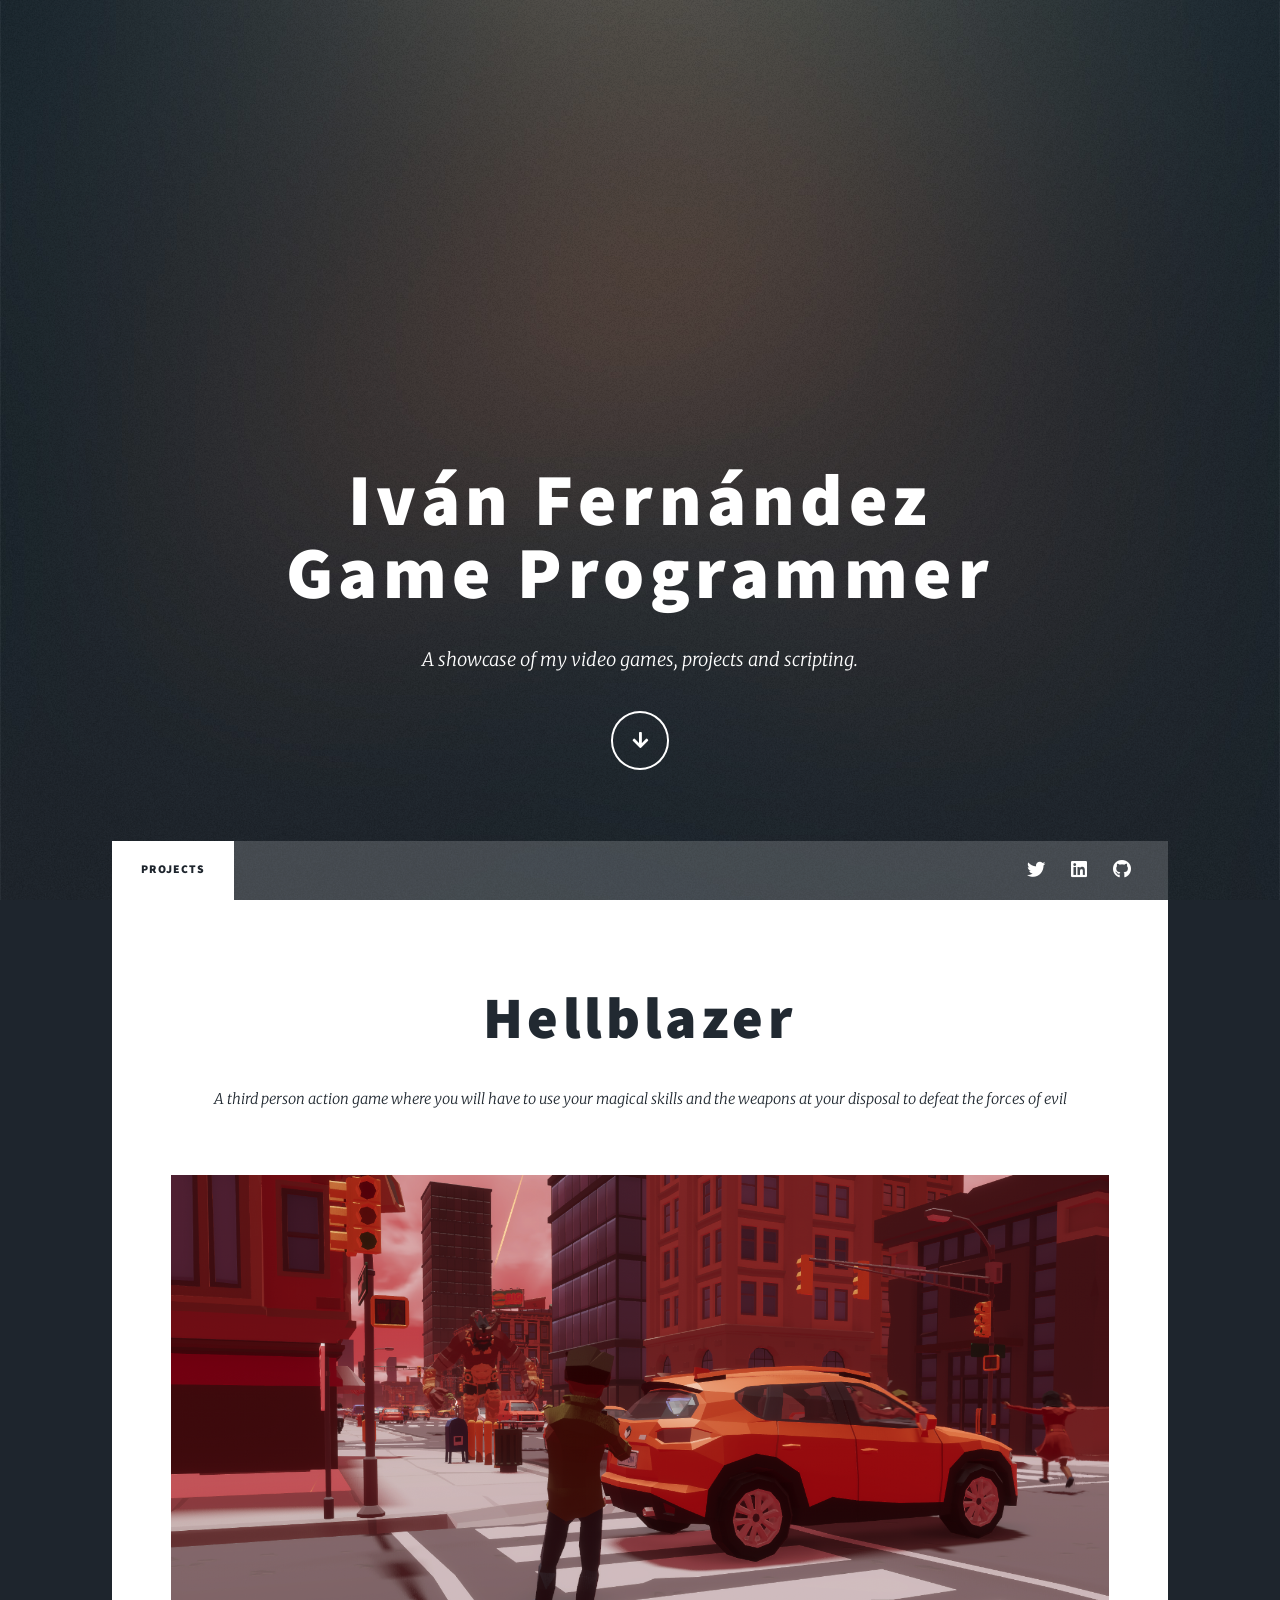
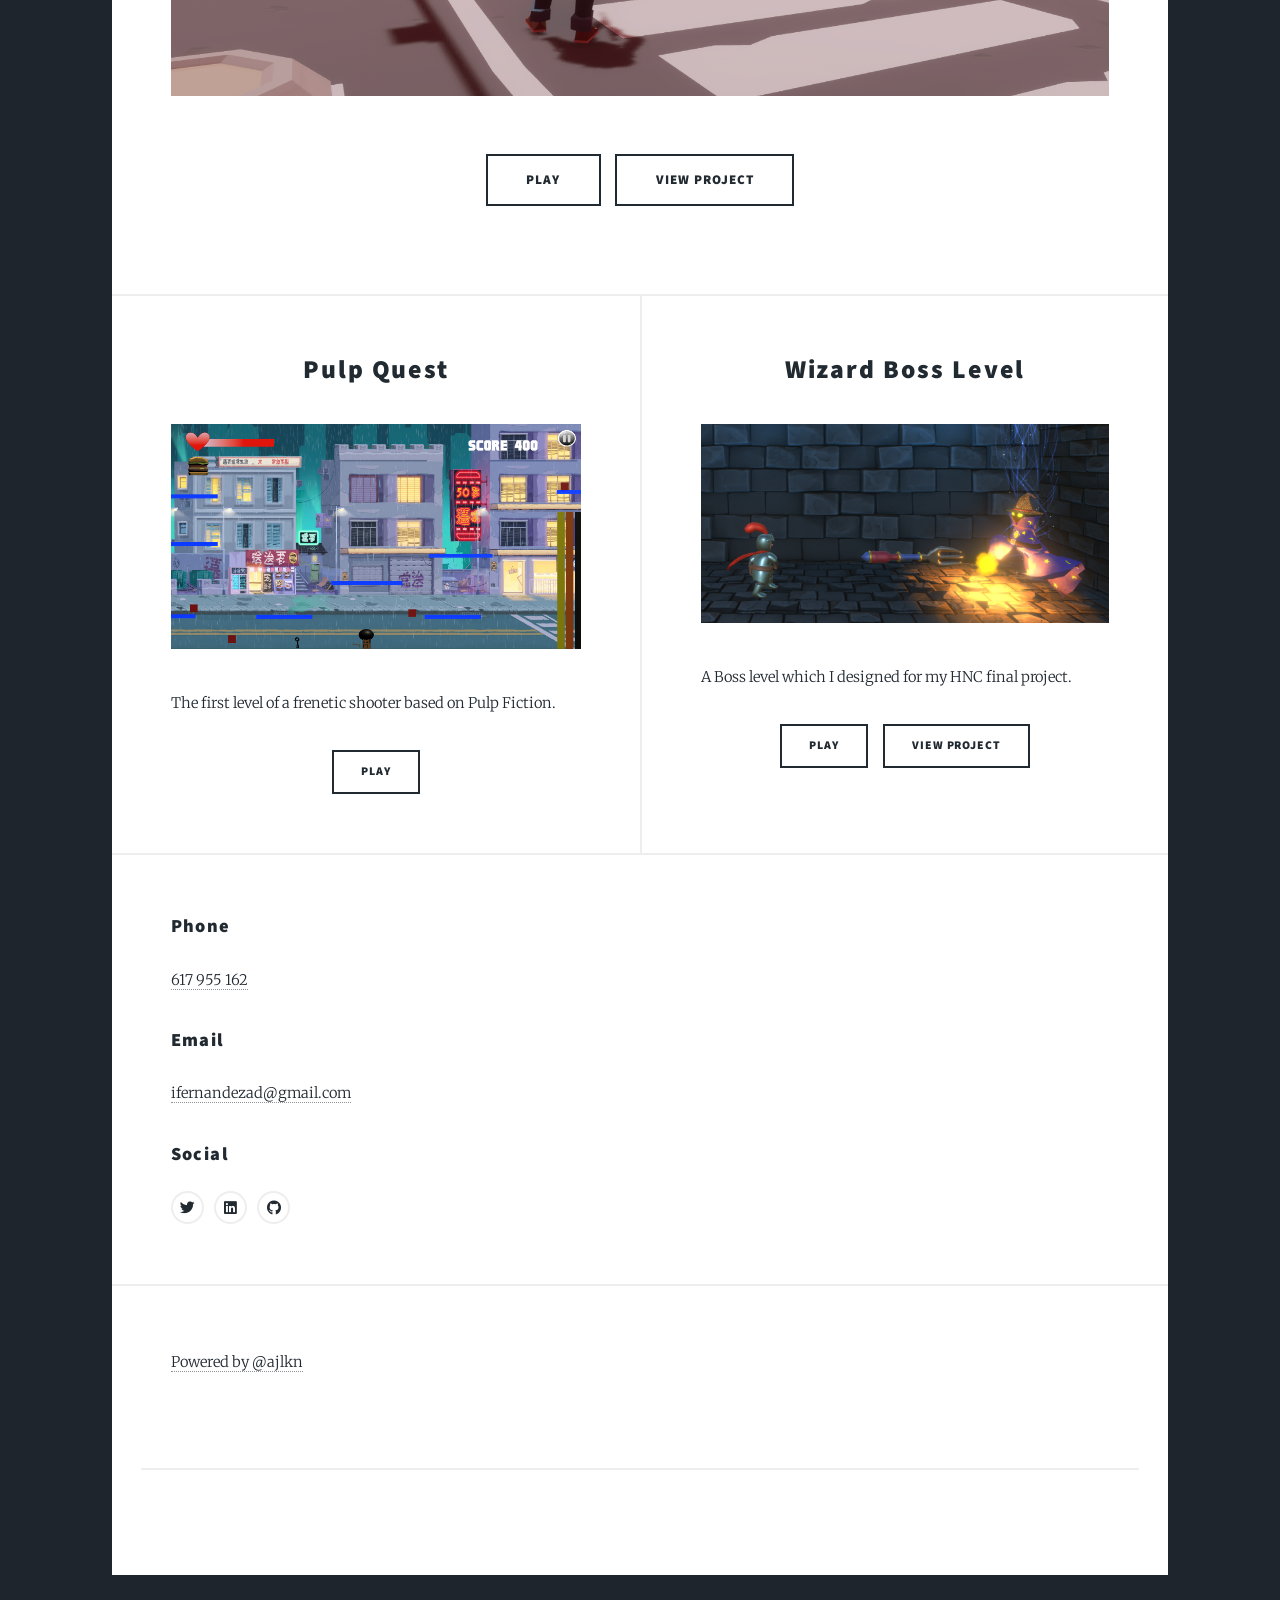
<file: index.html>
<!DOCTYPE HTML>
<!--
	Massively by HTML5 UP
	html5up.net | @ajlkn
	Free for personal and commercial use under the CCA 3.0 license (html5up.net/license)
-->
<html>
	<head>
		<title>Iván Fernández Game Designer</title>
		<meta charset="utf-8" />
		<meta name="viewport" content="width=device-width, initial-scale=1, user-scalable=no" />
		<link rel="stylesheet" href="assets/css/main.css" />
		<noscript><link rel="stylesheet" href="assets/css/noscript.css" /></noscript>
	</head>
	<body class="is-preload">

		<!-- Wrapper -->
			<div id="wrapper" class="fade-in">

				<!-- Intro -->
					<div id="intro">
						<h1>Iván Fernández<br />
						Game Programmer</h1>
						<p>A showcase of my video games, projects and scripting</a>.</p>
						<ul class="actions">
							<li><a href="#header" class="button icon solid solo fa-arrow-down scrolly">Continue</a></li>
						</ul>
					</div>

				<!-- Header -->
					<header id="header">
						
					</header>

				<!-- Nav -->
					<nav id="nav">
						<ul class="links">
							<li class="active"><a href="index.html">Projects</a></li>
							
						</ul>
						<ul class="icons">
							<li><a href="https://twitter.com/IFernandezAD" class="icon brands alt fa-twitter"><span class="label">Twitter</span></a></li>
						    <li><a href="https://www.linkedin.com/in/iv%C3%A1n-fern%C3%A1ndez-p%C3%A9rez-1a81a0243/" class="icon brands alt fa-linkedin"><span class="label">linkedin</span></a></li>
							<li><a href="https://github.com/ifernandezAD" class="icon brands alt fa-github"><span class="label">GitHub</span></a></li>
						</ul>
					</nav>

				<!-- Main -->
					<div id="main">

						<!-- Featured Post -->
							<article class="post featured">
								<header class="major">
								
									<h2><a href="https://github.com/ifernandezAD/CombatProject">Hellblazer<br />
									</a></h2>
									<p>A third person action game where  you will have to use your magical skills and the weapons at your disposal to defeat the forces of evil<br />									
								</header>
								<a href="https://github.com/ifernandezAD/CombatProject" class="image main"><img src="images/hellblazerimage.png" alt="" /></a>
								<ul class="actions special">
									<li><a href="https://ivan-fernandez-perez.itch.io/hellblazer" class="button large">Play</a></li>
									<li><a href="https://github.com/ifernandezAD/CombatProject" class="button large">VIEW PROJECT</a></li>
								</ul>
							</article>

						<!-- Posts -->
							<section class="posts">
								<article>
									<header>
										
										<h2><a href="#">Pulp Quest<br />											
									</a></h2>
									</header>
									<a href="#" class="image fit"><img src="images/Pulp banner.png" alt="" /></a>
									<p>The first level of a frenetic shooter based on Pulp Fiction.</p>
									<ul class="actions special">
										<li><a href="https://ivan-fernandez-perez.itch.io/pulp-quest" class="button">Play</a></li>									
									</ul>
								</article>
								<article>
								
										
										<h2><a href="#">Wizard Boss Level

										</a></h2>
									</header>
									<a href="#" class="image fit"><img src="images/HeavyScreenshot.png" alt="" /></a>
									<p>A Boss level which I designed for my HNC final project.  </p>
									<ul class="actions special">
										<li><a href="https://ivan-fernandez-perez.itch.io/heavy-knight" class="button">Play</a></li>
										<li><a href="https://github.com/ifernandezAD/Mage-Boss" class="button">View Project</a></li>
									</ul>
								</article>

								
							</section>

					

				<!-- Footer -->


						<section class="split contact">

							<section>
								<h3>Phone</h3>
								<p><a href="#"> 617 955 162</a></p>
							</section>
							<section>
								<h3>Email</h3>
								<p><a href="#">ifernandezad@gmail.com</a></p>
							</section>
							<section>
								<h3>Social</h3>
								<ul class="icons alt">
									<li><a href="https://twitter.com/IFernandezAD" class="icon brands alt fa-twitter"><span class="label">Twitter</span></a></li>
									<li><a href="https://www.linkedin.com/in/iv%C3%A1n-fern%C3%A1ndez-p%C3%A9rez-1a81a0243/" class="icon brands alt fa-linkedin"><span class="label">linkedin</span></a></li>
									<li><a href="https://github.com/ifernandezAD" class="icon brands alt fa-github"><span class="label">GitHub</span></a></li>
								</ul>
							</section>
						</section>
						
					</footer>

					<p><a href="https://twitter.com/ajlkn">Powered by @ajlkn </a></p>

				<!-- Copyright -->
					<div id="copyright">
						<ul><li>&copy; Untitled</li><li>Design: <a href="https://html5up.net">HTML5 UP</a></li></ul>
					</div>

			</div>

		<!-- Scripts -->
			<script src="assets/js/jquery.min.js"></script>
			<script src="assets/js/jquery.scrollex.min.js"></script>
			<script src="assets/js/jquery.scrolly.min.js"></script>
			<script src="assets/js/browser.min.js"></script>
			<script src="assets/js/breakpoints.min.js"></script>
			<script src="assets/js/util.js"></script>
			<script src="assets/js/main.js"></script>

	</body>
</html>
</file>
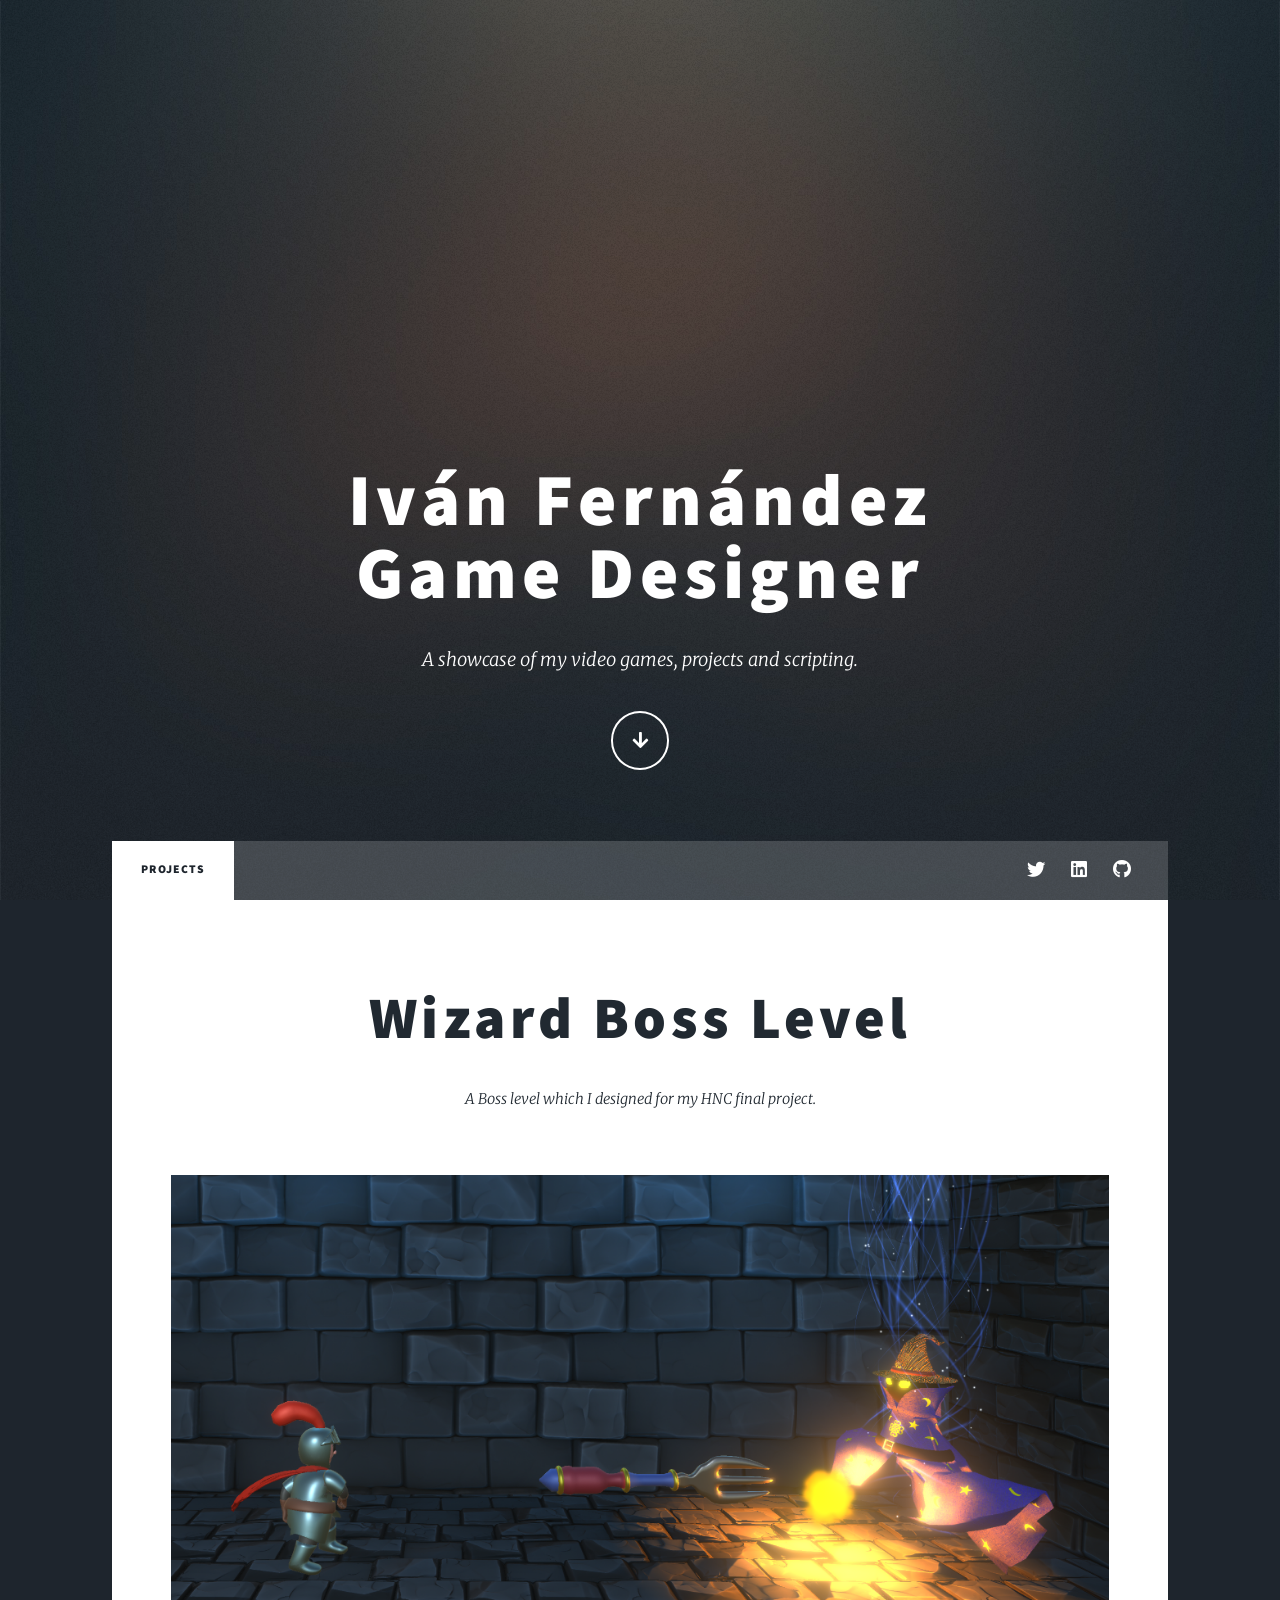
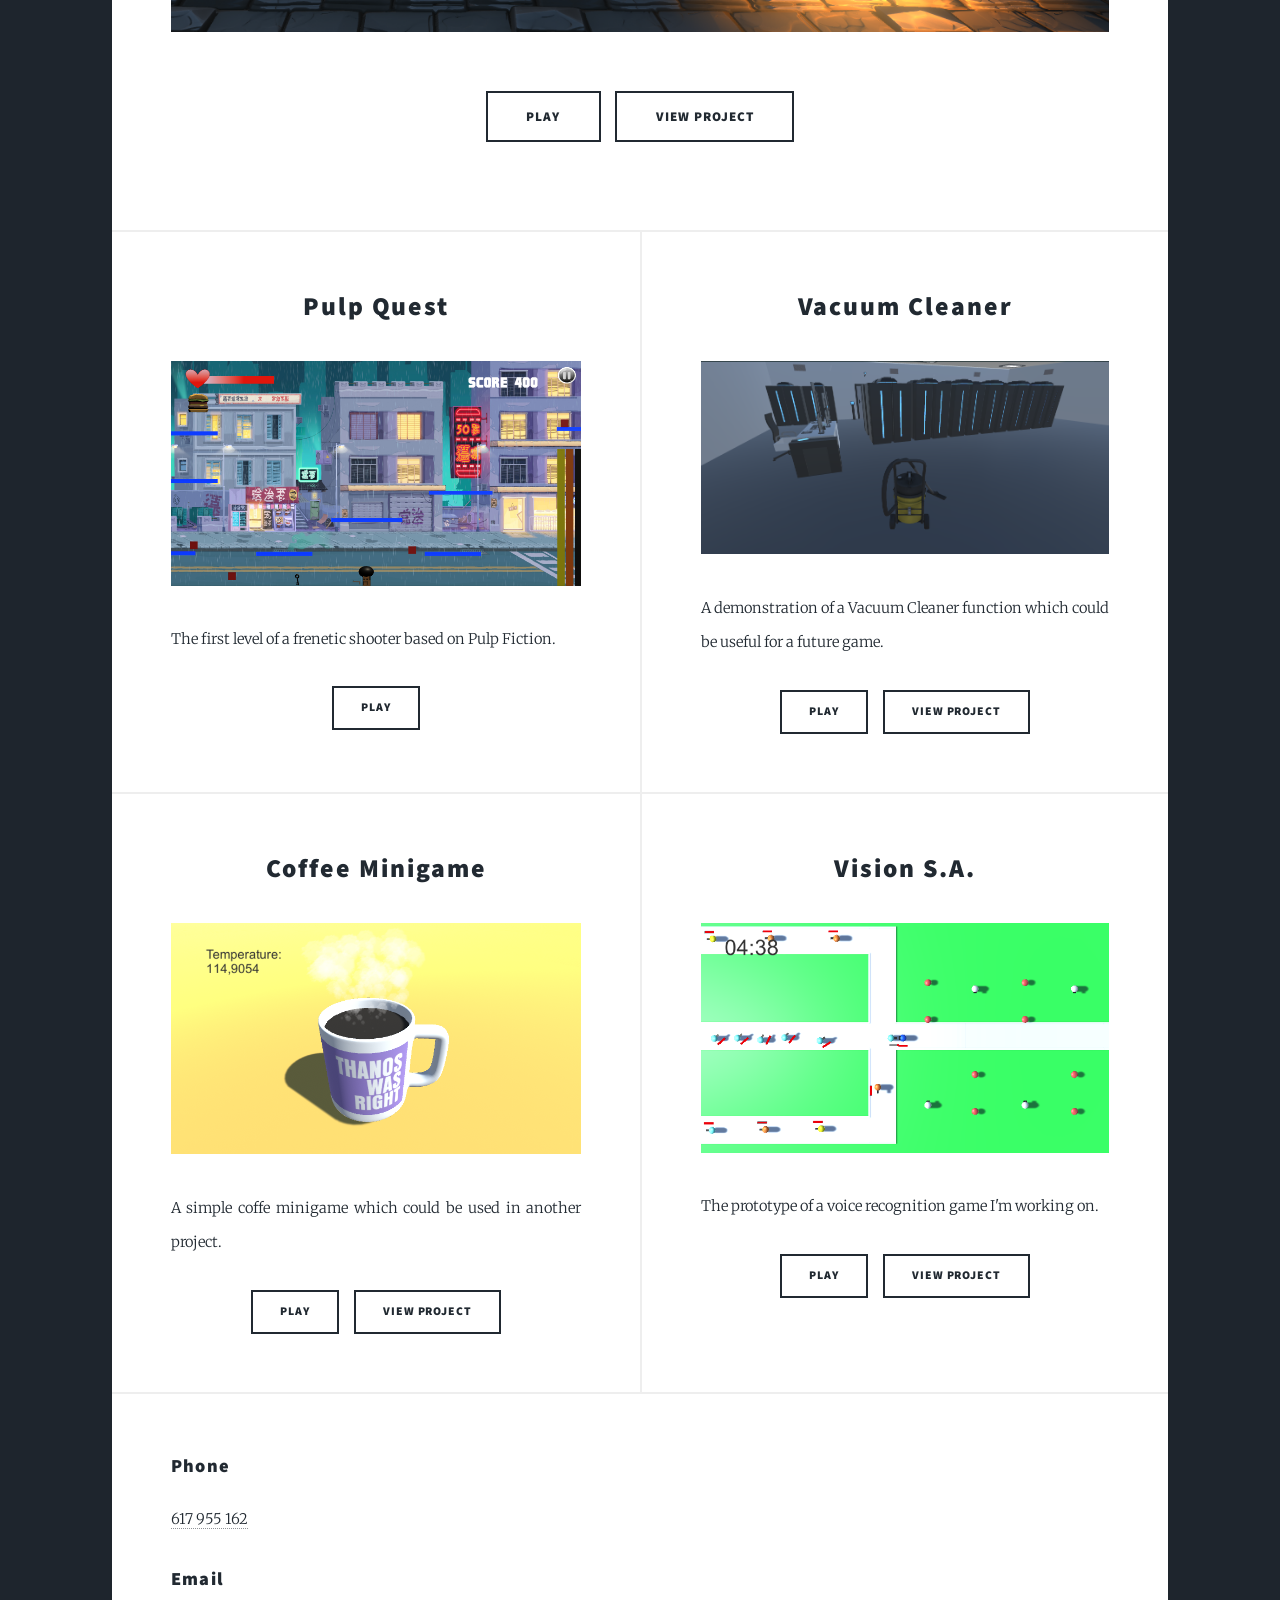
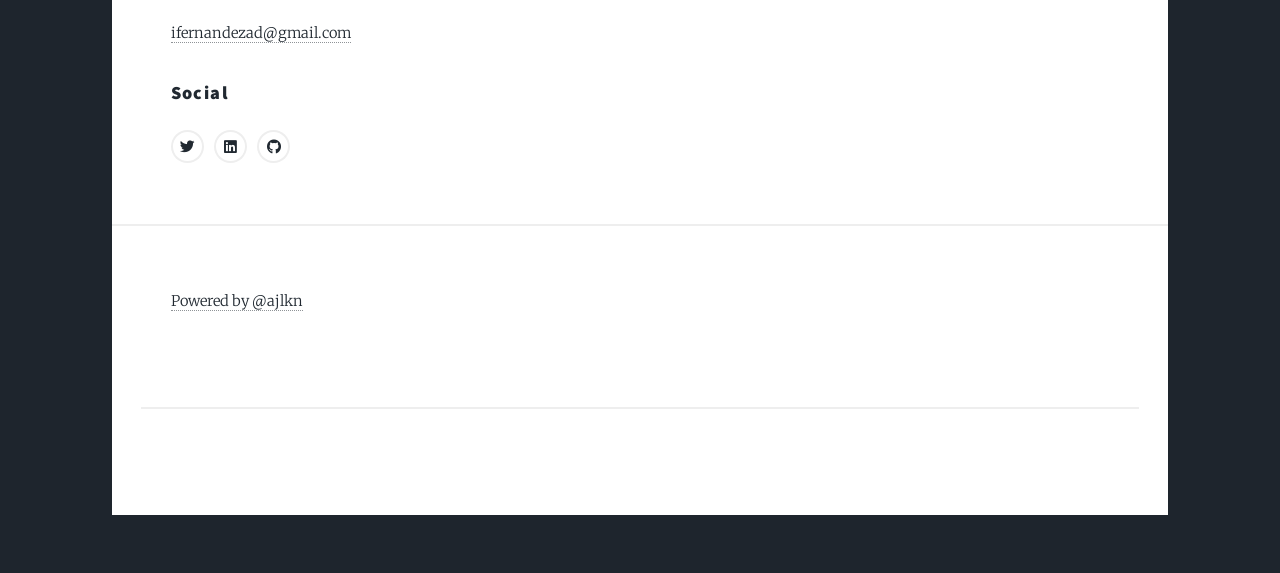
<file: PortfolioWeb/index.html>
<!DOCTYPE HTML>
<!--
	Massively by HTML5 UP
	html5up.net | @ajlkn
	Free for personal and commercial use under the CCA 3.0 license (html5up.net/license)
-->
<html>
	<head>
		<title>Iván Fernández Game Designer</title>
		<meta charset="utf-8" />
		<meta name="viewport" content="width=device-width, initial-scale=1, user-scalable=no" />
		<link rel="stylesheet" href="assets/css/main.css" />
		<noscript><link rel="stylesheet" href="assets/css/noscript.css" /></noscript>
	</head>
	<body class="is-preload">

		<!-- Wrapper -->
			<div id="wrapper" class="fade-in">

				<!-- Intro -->
					<div id="intro">
						<h1>Iván Fernández<br />
						Game Designer</h1>
						<p>A showcase of my video games, projects and scripting</a>.</p>
						<ul class="actions">
							<li><a href="#header" class="button icon solid solo fa-arrow-down scrolly">Continue</a></li>
						</ul>
					</div>

				<!-- Header -->
					<header id="header">
						
					</header>

				<!-- Nav -->
					<nav id="nav">
						<ul class="links">
							<li class="active"><a href="index.html">Projects</a></li>
							
						</ul>
						<ul class="icons">
							<li><a href="https://twitter.com/IFernandezAD1" class="icon brands alt fa-twitter"><span class="label">Twitter</span></a></li>
						    <li><a href="https://www.linkedin.com/in/iv%C3%A1n-fern%C3%A1ndez-p%C3%A9rez-1a81a0243/" class="icon brands alt fa-linkedin"><span class="label">linkedin</span></a></li>
							<li><a href="https://github.com/ifernandezAD" class="icon brands alt fa-github"><span class="label">GitHub</span></a></li>
						</ul>
					</nav>

				<!-- Main -->
					<div id="main">

						<!-- Featured Post -->
							<article class="post featured">
								<header class="major">
								
									<h2><a href="https://github.com/ifernandezAD/Mage-Boss">Wizard Boss Level<br />
									</a></h2>
									<p>A Boss level which I designed for my HNC final project.<br />									
								</header>
								<a href="https://github.com/ifernandezAD/Mage-Boss" class="image main"><img src="images/HeavyScreenshot.png" alt="" /></a>
								<ul class="actions special">
									<li><a href="https://ivan-fernandez-perez.itch.io/heavy-knight" class="button large">Play</a></li>
									<li><a href="https://github.com/ifernandezAD/Mage-Boss" class="button large">VIEW PROJECT</a></li>
								</ul>
							</article>

						<!-- Posts -->
							<section class="posts">
								<article>
									<header>
										
										<h2><a href="#">Pulp Quest<br />											
									</a></h2>
									</header>
									<a href="#" class="image fit"><img src="images/Pulp banner.png" alt="" /></a>
									<p>The first level of a frenetic shooter based on Pulp Fiction.</p>
									<ul class="actions special">
										<li><a href="https://ivan-fernandez-perez.itch.io/pulp-quest" class="button">Play</a></li>									
									</ul>
								</article>
								<article>
								
										
										<h2><a href="#">Vacuum Cleaner

										</a></h2>
									</header>
									<a href="#" class="image fit"><img src="images/Aspiradora.png" alt="" /></a>
									<p>A demonstration of a Vacuum Cleaner function which could be useful for a future game.  </p>
									<ul class="actions special">
										<li><a href="https://ivan-fernandez-perez.itch.io/vacuum-cleaner" class="button">Play</a></li>
										<li><a href="https://github.com/ifernandezAD/Barredora" class="button">View Project</a></li>
									</ul>
								</article>
								<article>
									<header>
										
										<h2><a href="#">Coffee Minigame<br />											
									</a></h2>
									</header>
									<a href="#" class="image fit"><img src="images/Coffe_Minigame.png" alt="" /></a>
									<p>A simple coffe minigame which could be used in another project.</p>
									<ul class="actions special">
										<li><a href="https://ivan-fernandez-perez.itch.io/coffe-minigame" class="button">Play</a></li>
										<li><a href="https://github.com/ifernandezAD/Project-Coffee" class="button">View Project</a></li>
									</ul>
								</article>
								<article>
								
										
										<h2><a href="#">Vision S.A.

										</a></h2>
									</header>
									<a href="#" class="image fit"><img src="images/Vision_Prototype.png" alt="" /></a>
									<p>The prototype of a voice recognition game I'm working on.  </p>
									<ul class="actions special">
										<li><a href="https://ivan-fernandez-perez.itch.io/the-guy-in-the-chair" class="button">Play</a></li>
										<li><a href="https://github.com/ifernandezAD/The-Guy-In-The-Chair" class="button">View Project</a></li>
									</ul>
								</article>
								
							</section>

					

				<!-- Footer -->


						<section class="split contact">

							<section>
								<h3>Phone</h3>
								<p><a href="#"> 617 955 162</a></p>
							</section>
							<section>
								<h3>Email</h3>
								<p><a href="#">ifernandezad@gmail.com</a></p>
							</section>
							<section>
								<h3>Social</h3>
								<ul class="icons alt">
									<li><a href="https://twitter.com/IFernandezAD1" class="icon brands alt fa-twitter"><span class="label">Twitter</span></a></li>
									<li><a href="https://www.linkedin.com/in/iv%C3%A1n-fern%C3%A1ndez-p%C3%A9rez-1a81a0243/" class="icon brands alt fa-linkedin"><span class="label">linkedin</span></a></li>
									<li><a href="https://github.com/ifernandezAD" class="icon brands alt fa-github"><span class="label">GitHub</span></a></li>
								</ul>
							</section>
						</section>
						
					</footer>

					<p><a href="https://twitter.com/ajlkn">Powered by @ajlkn </a></p>

				<!-- Copyright -->
					<div id="copyright">
						<ul><li>&copy; Untitled</li><li>Design: <a href="https://html5up.net">HTML5 UP</a></li></ul>
					</div>

			</div>

		<!-- Scripts -->
			<script src="assets/js/jquery.min.js"></script>
			<script src="assets/js/jquery.scrollex.min.js"></script>
			<script src="assets/js/jquery.scrolly.min.js"></script>
			<script src="assets/js/browser.min.js"></script>
			<script src="assets/js/breakpoints.min.js"></script>
			<script src="assets/js/util.js"></script>
			<script src="assets/js/main.js"></script>

	</body>
</html>
</file>
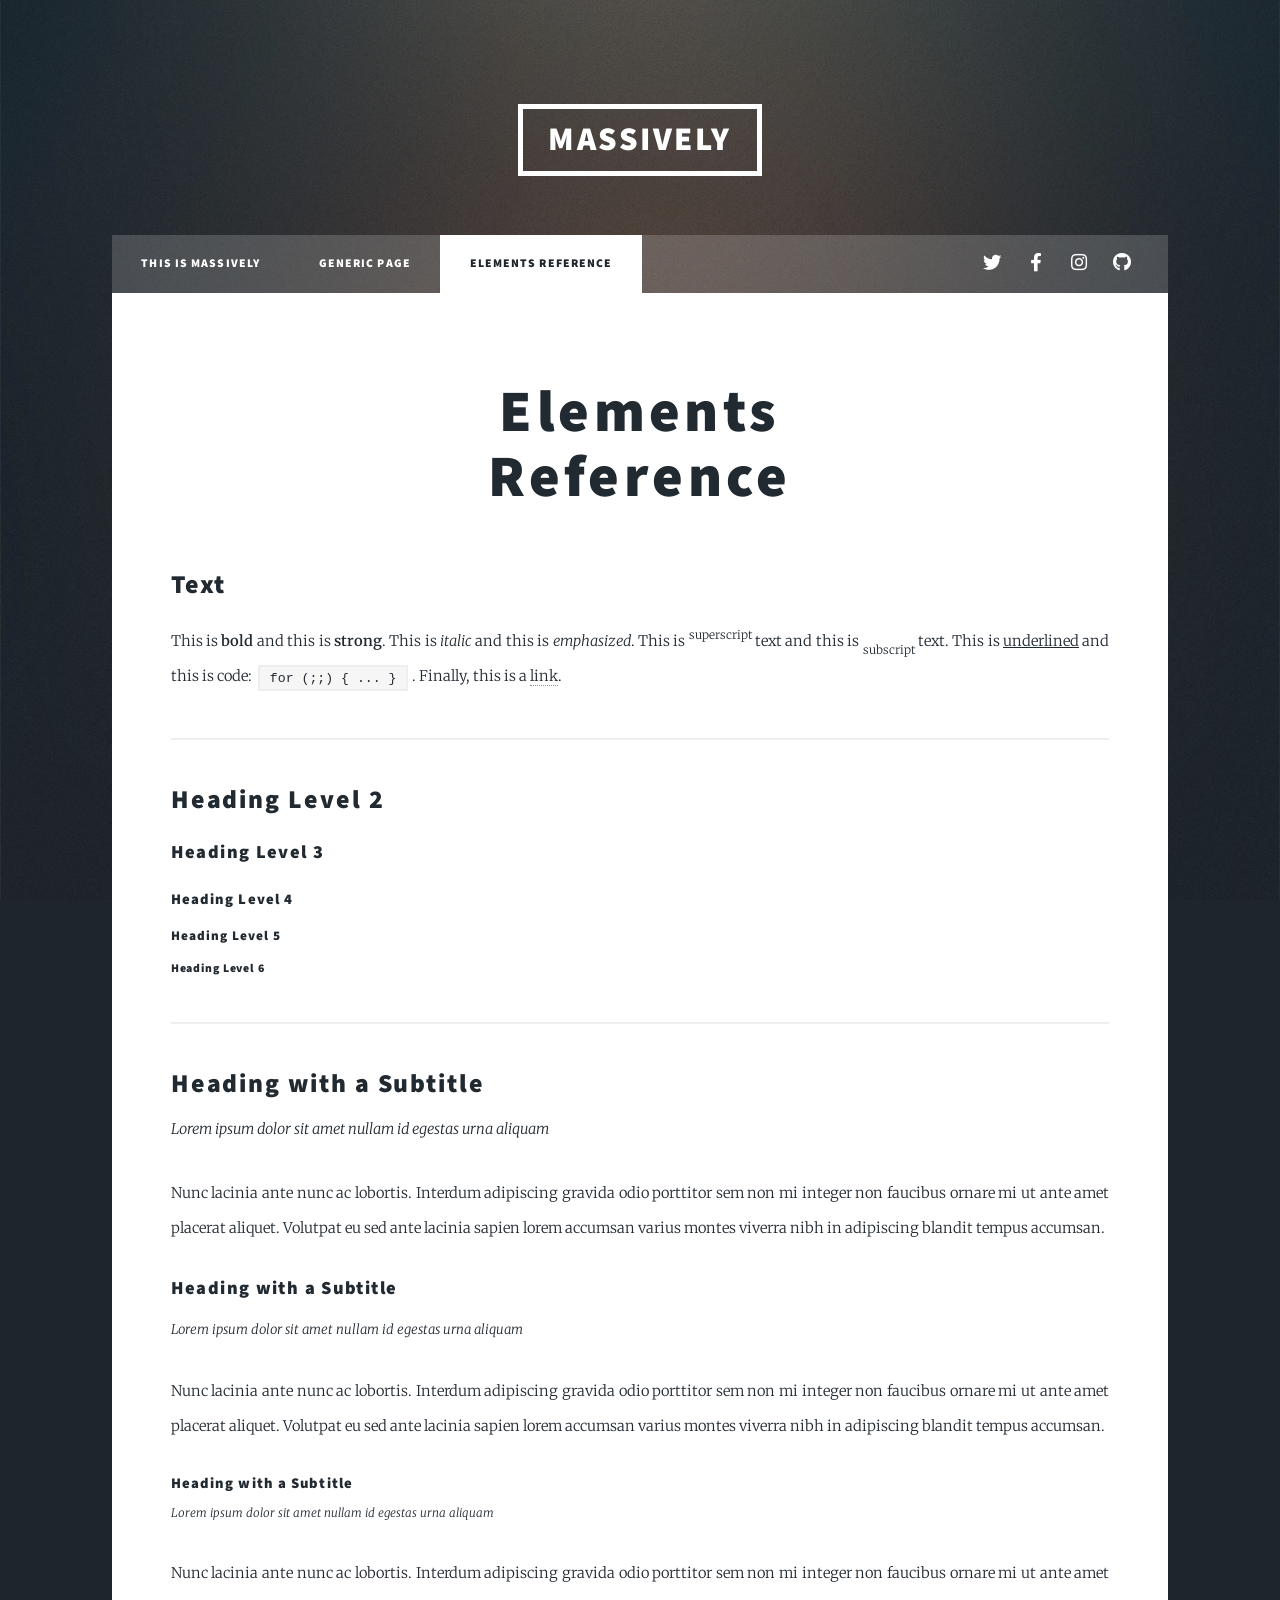
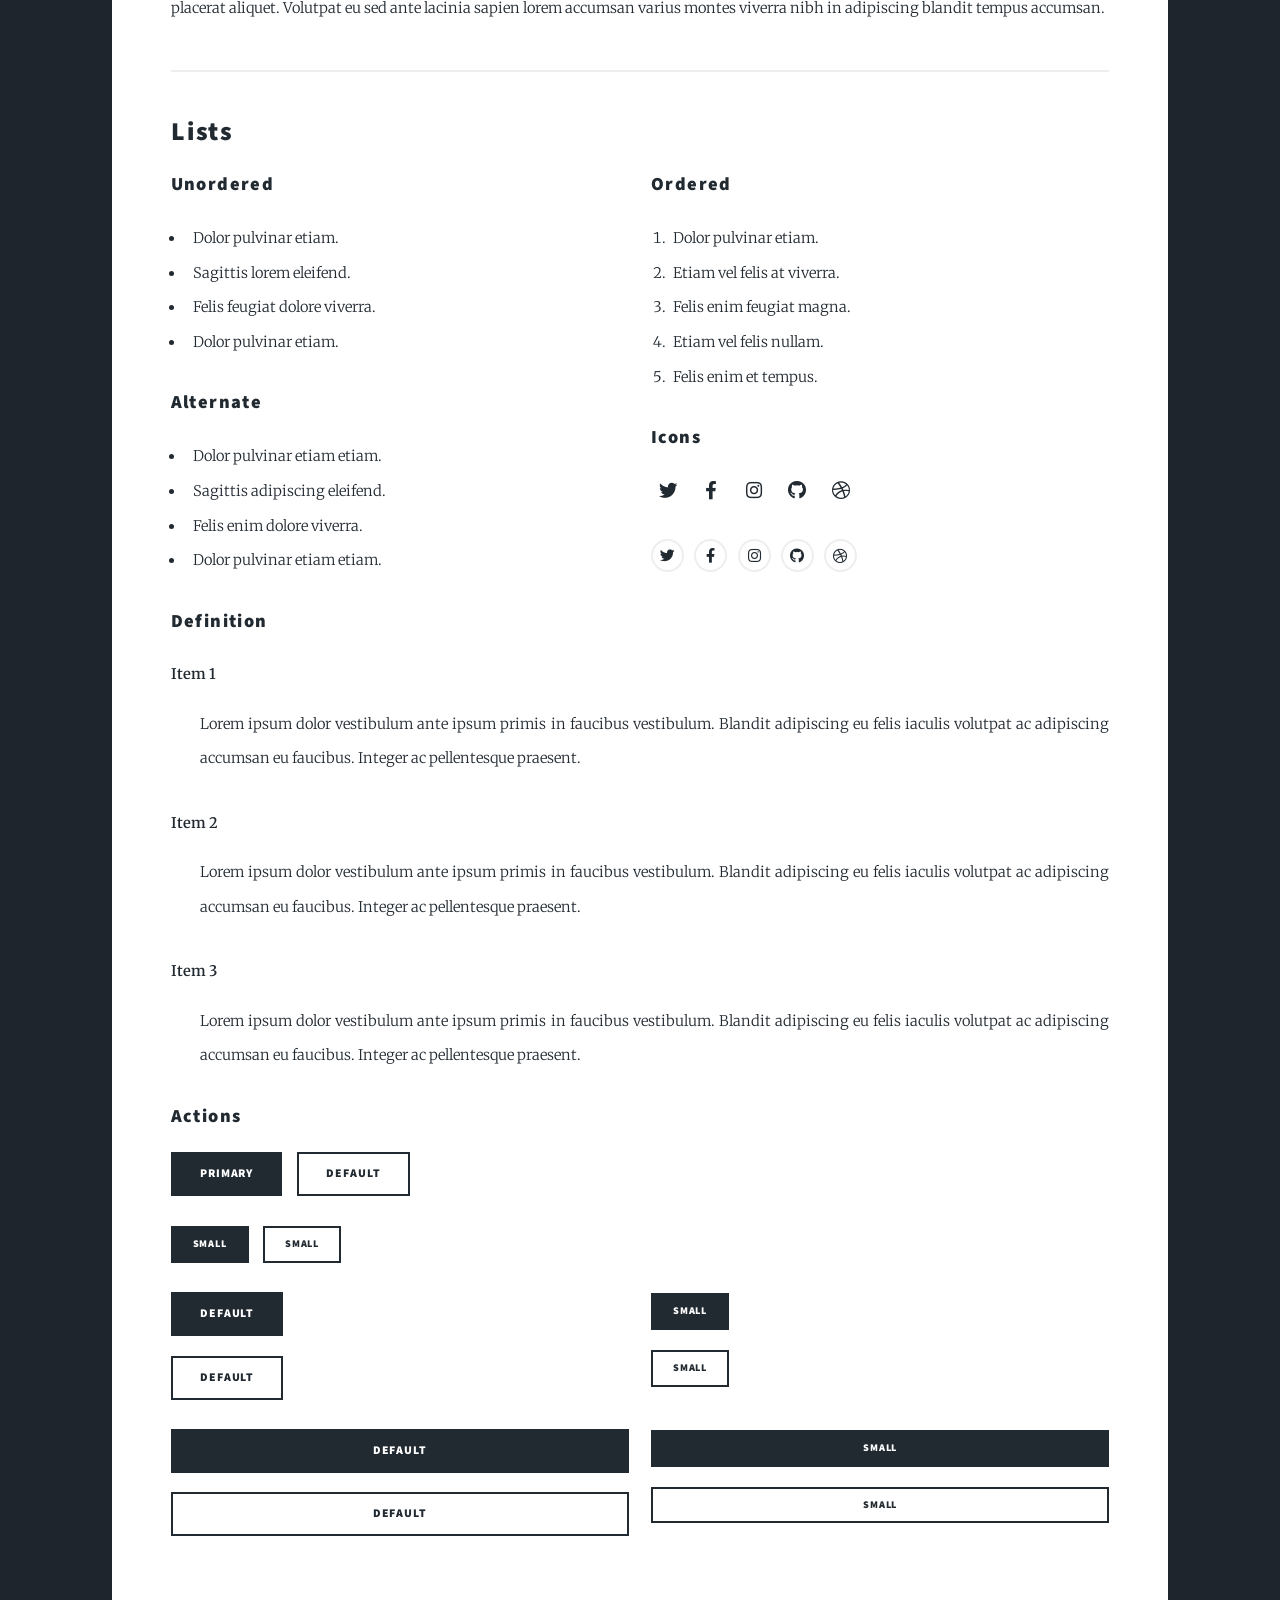
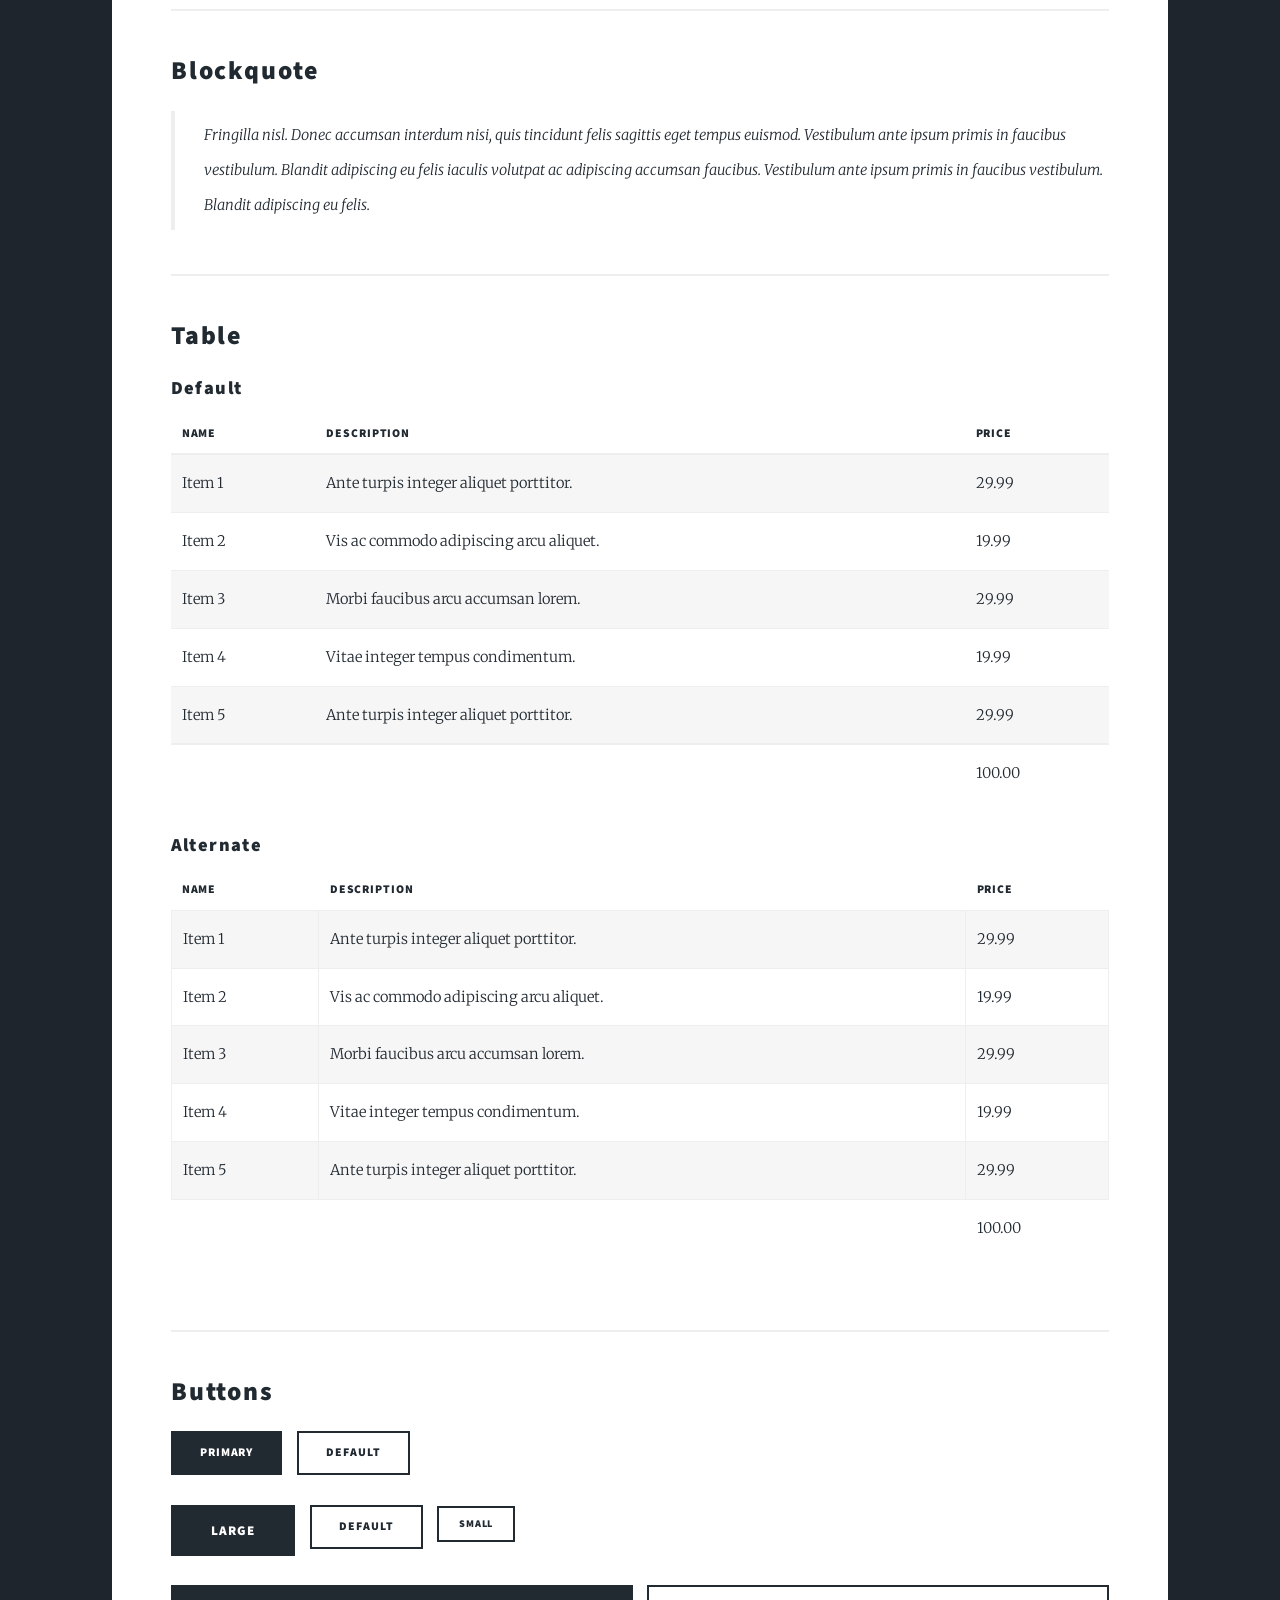
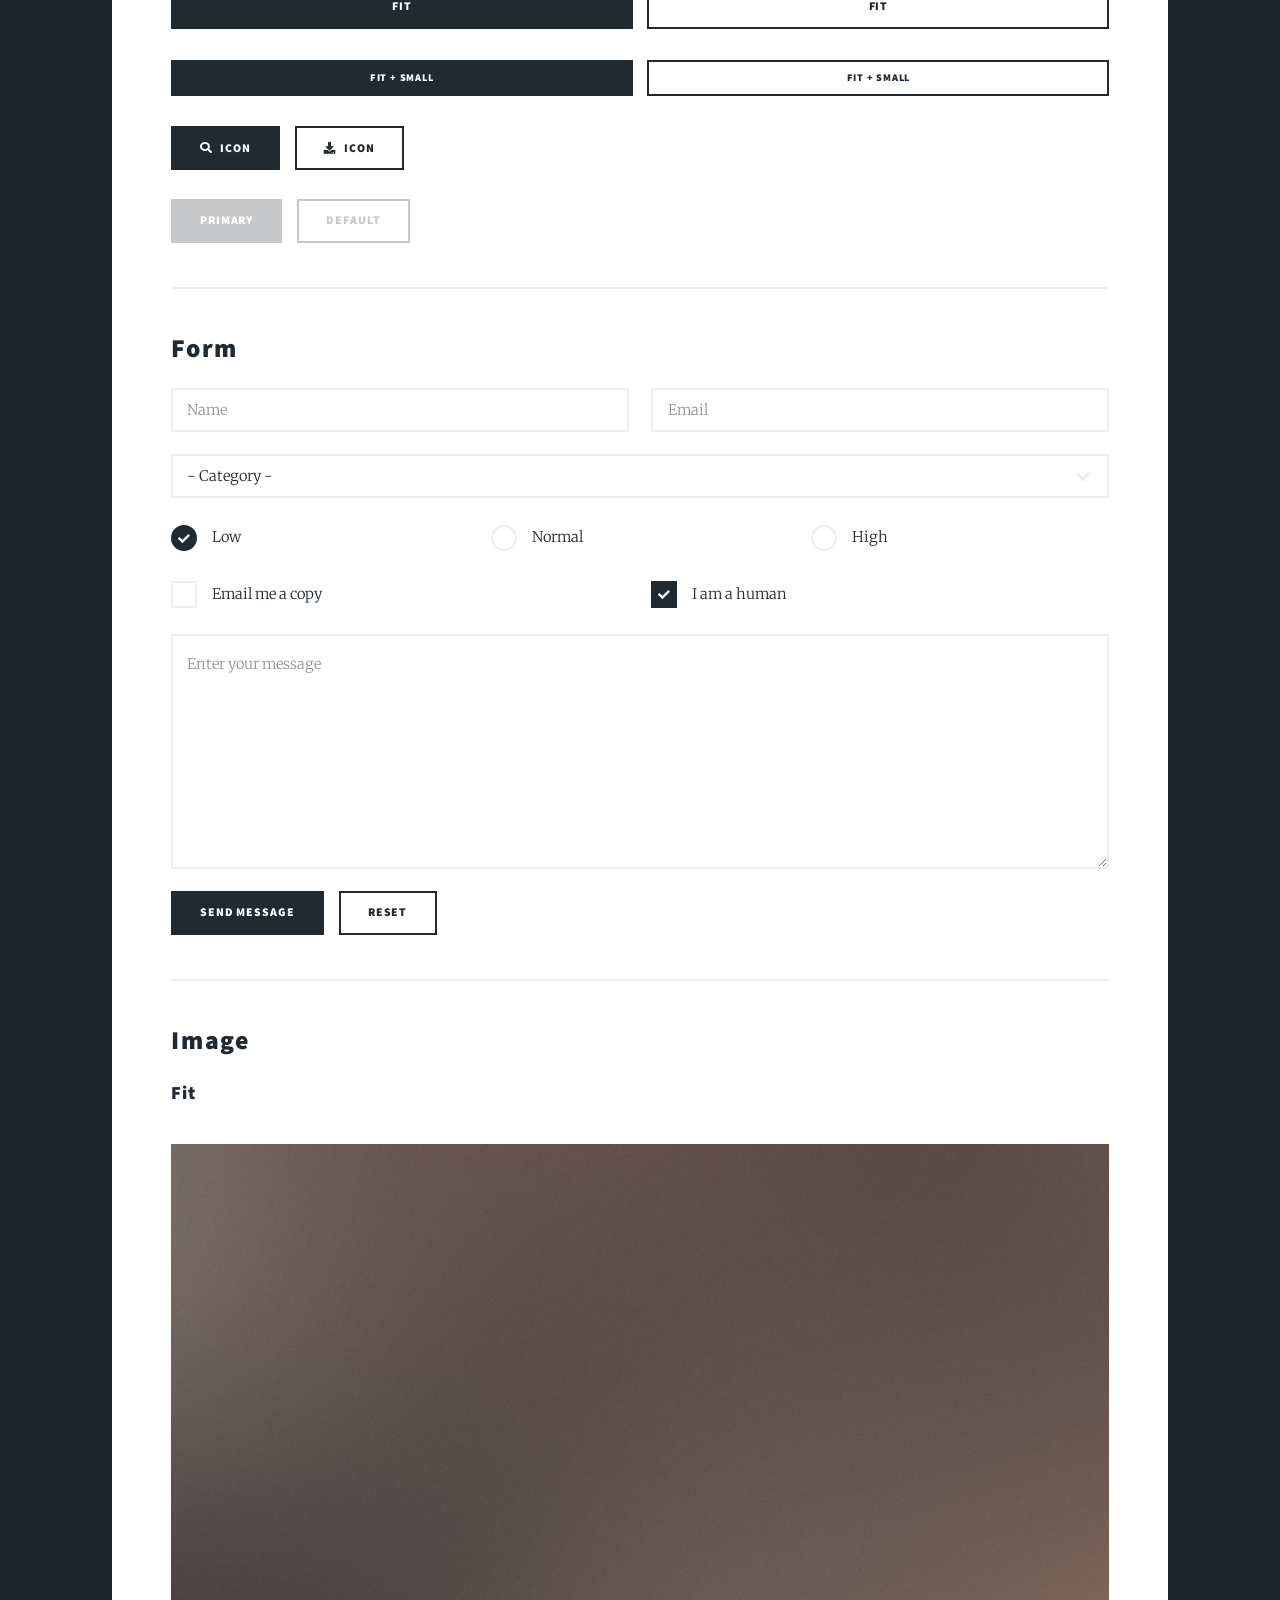
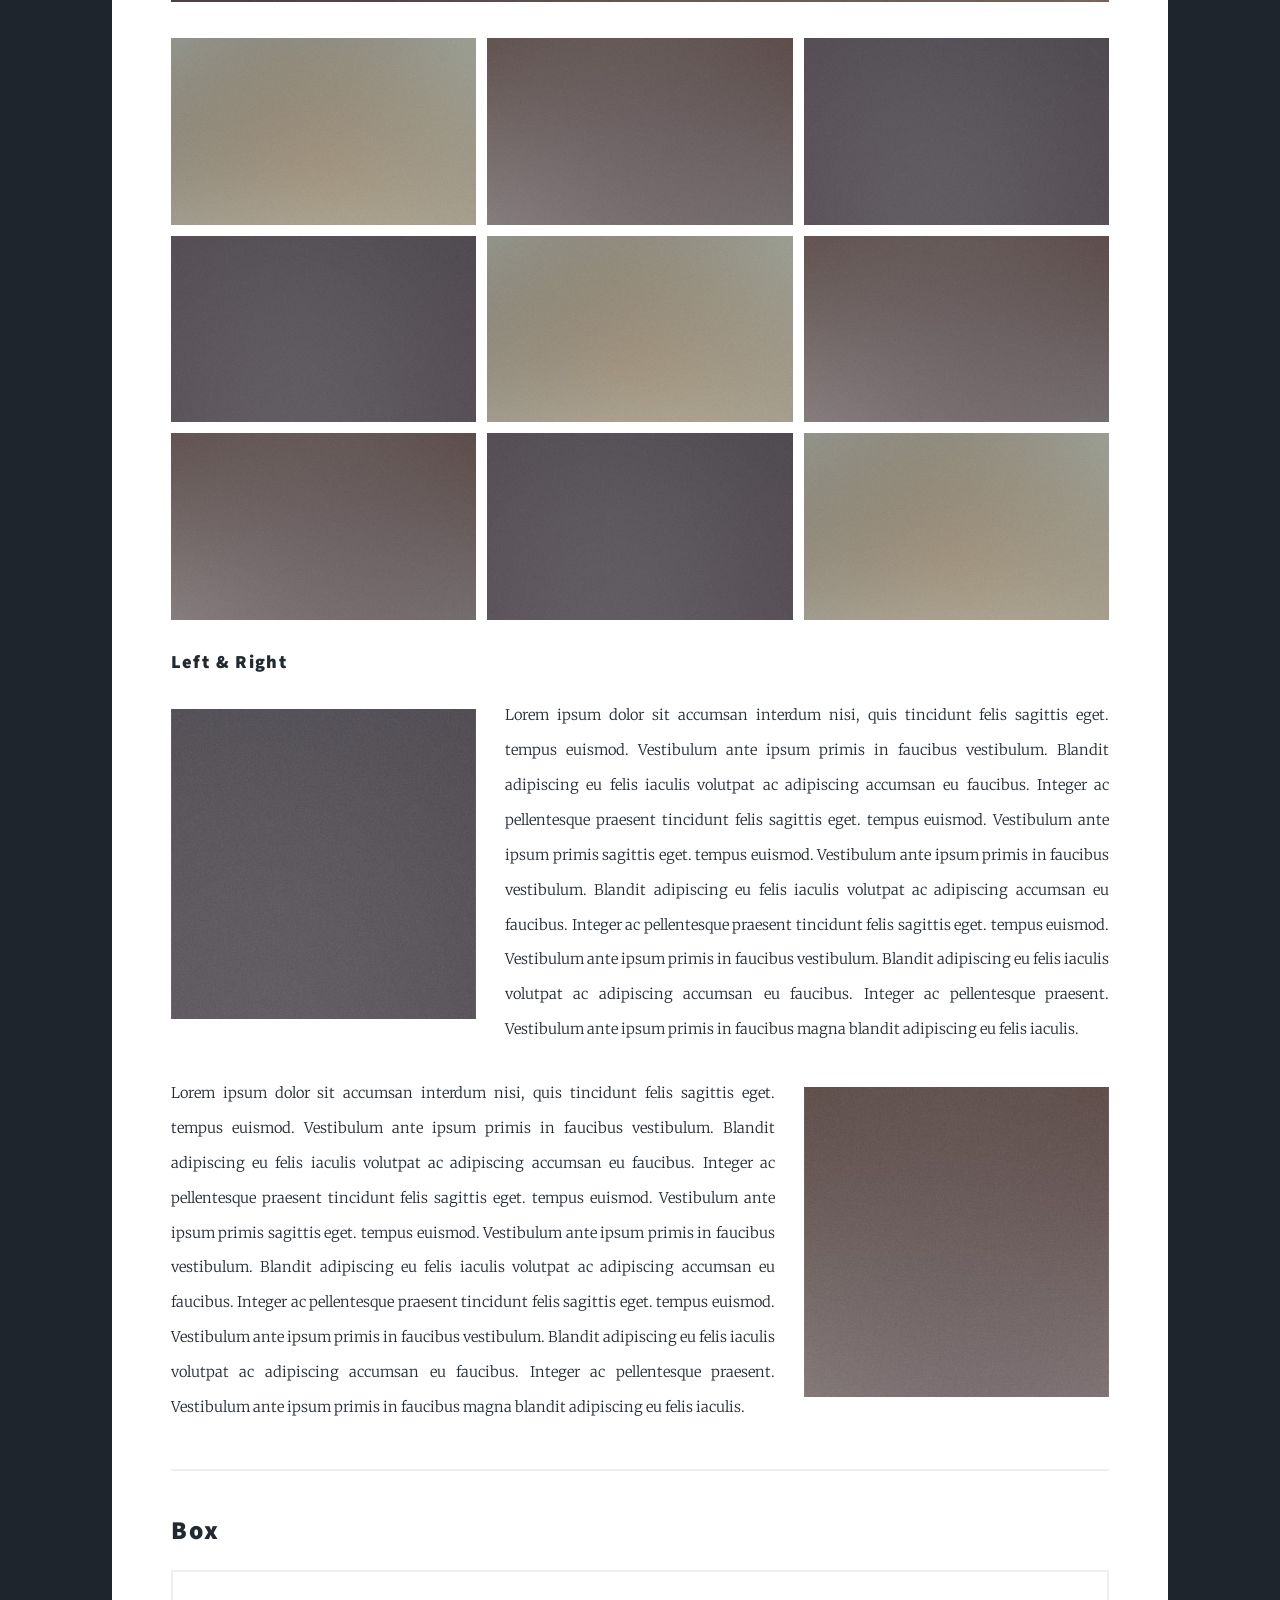
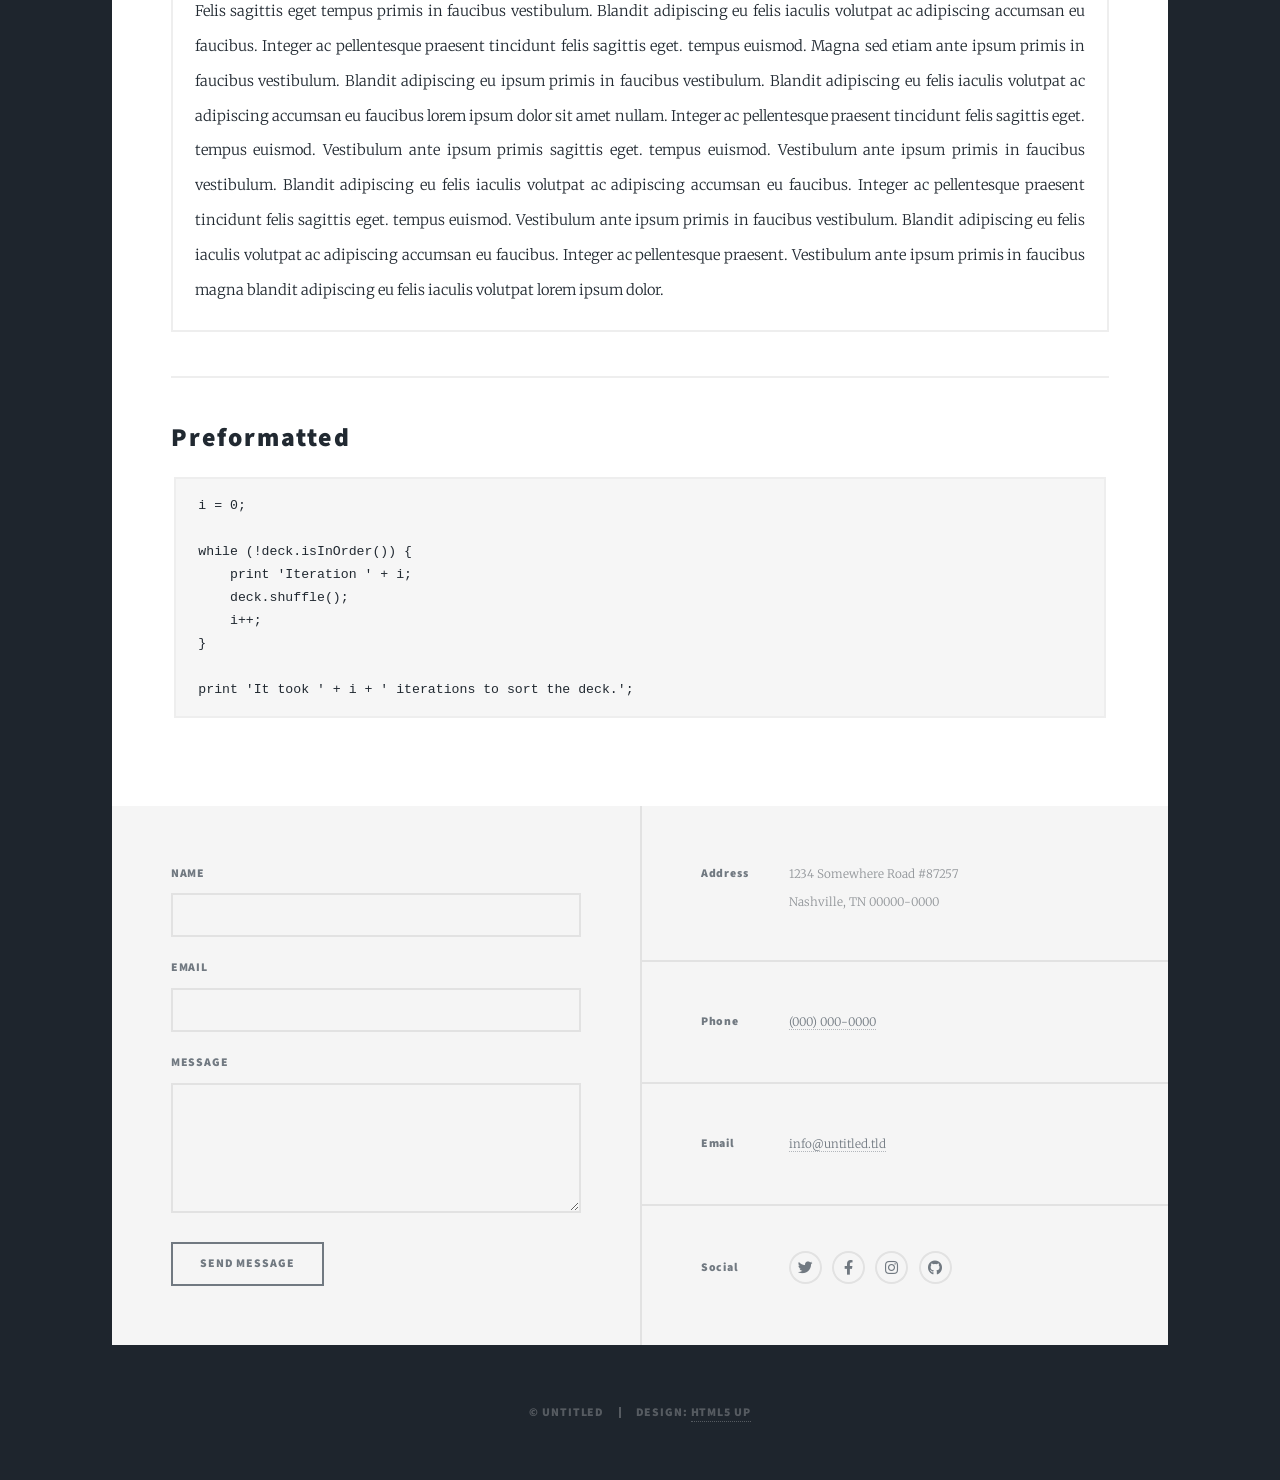
<file: elements.html>
<!DOCTYPE HTML>
<!--
	Massively by HTML5 UP
	html5up.net | @ajlkn
	Free for personal and commercial use under the CCA 3.0 license (html5up.net/license)
-->
<html>
	<head>
		<title>Elements Reference - Massively by HTML5 UP</title>
		<meta charset="utf-8" />
		<meta name="viewport" content="width=device-width, initial-scale=1, user-scalable=no" />
		<link rel="stylesheet" href="assets/css/main.css" />
		<noscript><link rel="stylesheet" href="assets/css/noscript.css" /></noscript>
	</head>
	<body class="is-preload">

		<!-- Wrapper -->
			<div id="wrapper">

				<!-- Header -->
					<header id="header">
						<a href="index.html" class="logo">Massively</a>
					</header>

				<!-- Nav -->
					<nav id="nav">
						<ul class="links">
							<li><a href="index.html">This is Massively</a></li>
							<li><a href="generic.html">Generic Page</a></li>
							<li class="active"><a href="elements.html">Elements Reference</a></li>
						</ul>
						<ul class="icons">
							<li><a href="#" class="icon brands fa-twitter"><span class="label">Twitter</span></a></li>
							<li><a href="#" class="icon brands fa-facebook-f"><span class="label">Facebook</span></a></li>
							<li><a href="#" class="icon brands fa-instagram"><span class="label">Instagram</span></a></li>
							<li><a href="#" class="icon brands fa-github"><span class="label">GitHub</span></a></li>
						</ul>
					</nav>

				<!-- Main -->
					<div id="main">

						<!-- Post -->
							<section class="post">
								<header class="major">
									<h1>Elements<br />
									Reference</h1>
								</header>

								<!-- Text stuff -->
									<h2>Text</h2>
									<p>This is <b>bold</b> and this is <strong>strong</strong>. This is <i>italic</i> and this is <em>emphasized</em>.
									This is <sup>superscript</sup> text and this is <sub>subscript</sub> text.
									This is <u>underlined</u> and this is code: <code>for (;;) { ... }</code>.
									Finally, this is a <a href="#">link</a>.</p>
									<hr />
									<h2>Heading Level 2</h2>
									<h3>Heading Level 3</h3>
									<h4>Heading Level 4</h4>
									<h5>Heading Level 5</h5>
									<h6>Heading Level 6</h6>
									<hr />
									<header>
										<h2>Heading with a Subtitle</h2>
										<p>Lorem ipsum dolor sit amet nullam id egestas urna aliquam</p>
									</header>
									<p>Nunc lacinia ante nunc ac lobortis. Interdum adipiscing gravida odio porttitor sem non mi integer non faucibus ornare mi ut ante amet placerat aliquet. Volutpat eu sed ante lacinia sapien lorem accumsan varius montes viverra nibh in adipiscing blandit tempus accumsan.</p>
									<header>
										<h3>Heading with a Subtitle</h3>
										<p>Lorem ipsum dolor sit amet nullam id egestas urna aliquam</p>
									</header>
									<p>Nunc lacinia ante nunc ac lobortis. Interdum adipiscing gravida odio porttitor sem non mi integer non faucibus ornare mi ut ante amet placerat aliquet. Volutpat eu sed ante lacinia sapien lorem accumsan varius montes viverra nibh in adipiscing blandit tempus accumsan.</p>
									<header>
										<h4>Heading with a Subtitle</h4>
										<p>Lorem ipsum dolor sit amet nullam id egestas urna aliquam</p>
									</header>
									<p>Nunc lacinia ante nunc ac lobortis. Interdum adipiscing gravida odio porttitor sem non mi integer non faucibus ornare mi ut ante amet placerat aliquet. Volutpat eu sed ante lacinia sapien lorem accumsan varius montes viverra nibh in adipiscing blandit tempus accumsan.</p>

									<hr />

								<!-- Lists -->
									<h2>Lists</h2>
									<div class="row">
										<div class="col-6 col-12-small">

											<h3>Unordered</h3>
											<ul>
												<li>Dolor pulvinar etiam.</li>
												<li>Sagittis lorem eleifend.</li>
												<li>Felis feugiat dolore viverra.</li>
												<li>Dolor pulvinar etiam.</li>
											</ul>

											<h3>Alternate</h3>
											<ul class="alt">
												<li>Dolor pulvinar etiam etiam.</li>
												<li>Sagittis adipiscing eleifend.</li>
												<li>Felis enim dolore viverra.</li>
												<li>Dolor pulvinar etiam etiam.</li>
											</ul>

										</div>
										<div class="col-6 col-12-small">

											<h3>Ordered</h3>
											<ol>
												<li>Dolor pulvinar etiam.</li>
												<li>Etiam vel felis at viverra.</li>
												<li>Felis enim feugiat magna.</li>
												<li>Etiam vel felis nullam.</li>
												<li>Felis enim et tempus.</li>
											</ol>

											<h3>Icons</h3>
											<ul class="icons">
												<li><a href="#" class="icon brands fa-twitter"><span class="label">Twitter</span></a></li>
												<li><a href="#" class="icon brands fa-facebook-f"><span class="label">Facebook</span></a></li>
												<li><a href="#" class="icon brands fa-instagram"><span class="label">Instagram</span></a></li>
												<li><a href="#" class="icon brands fa-github"><span class="label">Github</span></a></li>
												<li><a href="#" class="icon brands fa-dribbble"><span class="label">Dribbble</span></a></li>
											</ul>
											<ul class="icons alt">
												<li><a href="#" class="icon brands alt fa-twitter"><span class="label">Twitter</span></a></li>
												<li><a href="#" class="icon brands alt fa-facebook-f"><span class="label">Facebook</span></a></li>
												<li><a href="#" class="icon brands alt fa-instagram"><span class="label">Instagram</span></a></li>
												<li><a href="#" class="icon brands alt fa-github"><span class="label">Github</span></a></li>
												<li><a href="#" class="icon brands alt fa-dribbble"><span class="label">Dribbble</span></a></li>
											</ul>

										</div>
									</div>
									<h3>Definition</h3>
									<dl>
										<dt>Item 1</dt>
										<dd>
											<p>Lorem ipsum dolor vestibulum ante ipsum primis in faucibus vestibulum. Blandit adipiscing eu felis iaculis volutpat ac adipiscing accumsan eu faucibus. Integer ac pellentesque praesent.</p>
										</dd>
										<dt>Item 2</dt>
										<dd>
											<p>Lorem ipsum dolor vestibulum ante ipsum primis in faucibus vestibulum. Blandit adipiscing eu felis iaculis volutpat ac adipiscing accumsan eu faucibus. Integer ac pellentesque praesent.</p>
										</dd>
										<dt>Item 3</dt>
										<dd>
											<p>Lorem ipsum dolor vestibulum ante ipsum primis in faucibus vestibulum. Blandit adipiscing eu felis iaculis volutpat ac adipiscing accumsan eu faucibus. Integer ac pellentesque praesent.</p>
										</dd>
									</dl>

									<h3>Actions</h3>
									<ul class="actions">
										<li><a href="#" class="button primary">Primary</a></li>
										<li><a href="#" class="button">Default</a></li>
									</ul>
									<ul class="actions small">
										<li><a href="#" class="button primary small">Small</a></li>
										<li><a href="#" class="button small">Small</a></li>
									</ul>
									<div class="row">
										<div class="col-6 col-12-small">
											<ul class="actions stacked">
												<li><a href="#" class="button primary">Default</a></li>
												<li><a href="#" class="button">Default</a></li>
											</ul>
										</div>
										<div class="col-6 col-12-small">
											<ul class="actions stacked">
												<li><a href="#" class="button primary small">Small</a></li>
												<li><a href="#" class="button small">Small</a></li>
											</ul>
										</div>
									</div>
									<div class="row">
										<div class="col-6 col-12-small">
											<ul class="actions stacked">
												<li><a href="#" class="button primary fit">Default</a></li>
												<li><a href="#" class="button fit">Default</a></li>
											</ul>
										</div>
										<div class="col-6 col-12-small">
											<ul class="actions stacked">
												<li><a href="#" class="button primary small fit">Small</a></li>
												<li><a href="#" class="button small fit">Small</a></li>
											</ul>
										</div>
									</div>

									<hr />

								<!-- Blockquote -->
									<h2>Blockquote</h2>
									<blockquote>Fringilla nisl. Donec accumsan interdum nisi, quis tincidunt felis sagittis eget tempus euismod. Vestibulum ante ipsum primis in faucibus vestibulum. Blandit adipiscing eu felis iaculis volutpat ac adipiscing accumsan faucibus. Vestibulum ante ipsum primis in faucibus vestibulum. Blandit adipiscing eu felis.</blockquote>

									<hr />

								<!-- Table -->
									<h2>Table</h2>

									<h3>Default</h3>
									<div class="table-wrapper">
										<table>
											<thead>
												<tr>
													<th>Name</th>
													<th>Description</th>
													<th>Price</th>
												</tr>
											</thead>
											<tbody>
												<tr>
													<td>Item 1</td>
													<td>Ante turpis integer aliquet porttitor.</td>
													<td>29.99</td>
												</tr>
												<tr>
													<td>Item 2</td>
													<td>Vis ac commodo adipiscing arcu aliquet.</td>
													<td>19.99</td>
												</tr>
												<tr>
													<td>Item 3</td>
													<td> Morbi faucibus arcu accumsan lorem.</td>
													<td>29.99</td>
												</tr>
												<tr>
													<td>Item 4</td>
													<td>Vitae integer tempus condimentum.</td>
													<td>19.99</td>
												</tr>
												<tr>
													<td>Item 5</td>
													<td>Ante turpis integer aliquet porttitor.</td>
													<td>29.99</td>
												</tr>
											</tbody>
											<tfoot>
												<tr>
													<td colspan="2"></td>
													<td>100.00</td>
												</tr>
											</tfoot>
										</table>
									</div>

									<h3>Alternate</h3>
									<div class="table-wrapper">
										<table class="alt">
											<thead>
												<tr>
													<th>Name</th>
													<th>Description</th>
													<th>Price</th>
												</tr>
											</thead>
											<tbody>
												<tr>
													<td>Item 1</td>
													<td>Ante turpis integer aliquet porttitor.</td>
													<td>29.99</td>
												</tr>
												<tr>
													<td>Item 2</td>
													<td>Vis ac commodo adipiscing arcu aliquet.</td>
													<td>19.99</td>
												</tr>
												<tr>
													<td>Item 3</td>
													<td> Morbi faucibus arcu accumsan lorem.</td>
													<td>29.99</td>
												</tr>
												<tr>
													<td>Item 4</td>
													<td>Vitae integer tempus condimentum.</td>
													<td>19.99</td>
												</tr>
												<tr>
													<td>Item 5</td>
													<td>Ante turpis integer aliquet porttitor.</td>
													<td>29.99</td>
												</tr>
											</tbody>
											<tfoot>
												<tr>
													<td colspan="2"></td>
													<td>100.00</td>
												</tr>
											</tfoot>
										</table>
									</div>

									<hr />

								<!-- Buttons -->
									<h2>Buttons</h2>
									<ul class="actions">
										<li><a href="#" class="button primary">Primary</a></li>
										<li><a href="#" class="button">Default</a></li>
									</ul>
									<ul class="actions">
										<li><a href="#" class="button primary large">Large</a></li>
										<li><a href="#" class="button">Default</a></li>
										<li><a href="#" class="button small">Small</a></li>
									</ul>
									<ul class="actions fit">
										<li><a href="#" class="button primary fit">Fit</a></li>
										<li><a href="#" class="button fit">Fit</a></li>
									</ul>
									<ul class="actions fit small">
										<li><a href="#" class="button primary fit small">Fit + Small</a></li>
										<li><a href="#" class="button fit small">Fit + Small</a></li>
									</ul>
									<ul class="actions">
										<li><a href="#" class="button primary icon solid fa-search">Icon</a></li>
										<li><a href="#" class="button icon solid fa-download">Icon</a></li>
									</ul>
									<ul class="actions">
										<li><span class="button primary disabled">Primary</span></li>
										<li><span class="button disabled">Default</span></li>
									</ul>

									<hr />

								<!-- Form -->
									<h2>Form</h2>

									<form method="post" action="#">
										<div class="row gtr-uniform">
											<div class="col-6 col-12-xsmall">
												<input type="text" name="demo-name" id="demo-name" value="" placeholder="Name" />
											</div>
											<div class="col-6 col-12-xsmall">
												<input type="email" name="demo-email" id="demo-email" value="" placeholder="Email" />
											</div>
											<!-- Break -->
											<div class="col-12">
												<select name="demo-category" id="demo-category">
													<option value="">- Category -</option>
													<option value="1">Manufacturing</option>
													<option value="1">Shipping</option>
													<option value="1">Administration</option>
													<option value="1">Human Resources</option>
												</select>
											</div>
											<!-- Break -->
											<div class="col-4 col-12-small">
												<input type="radio" id="demo-priority-low" name="demo-priority" checked>
												<label for="demo-priority-low">Low</label>
											</div>
											<div class="col-4 col-12-small">
												<input type="radio" id="demo-priority-normal" name="demo-priority">
												<label for="demo-priority-normal">Normal</label>
											</div>
											<div class="col-4 col-12-small">
												<input type="radio" id="demo-priority-high" name="demo-priority">
												<label for="demo-priority-high">High</label>
											</div>
											<!-- Break -->
											<div class="col-6 col-12-small">
												<input type="checkbox" id="demo-copy" name="demo-copy">
												<label for="demo-copy">Email me a copy</label>
											</div>
											<div class="col-6 col-12-small">
												<input type="checkbox" id="demo-human" name="demo-human" checked>
												<label for="demo-human">I am a human</label>
											</div>
											<!-- Break -->
											<div class="col-12">
												<textarea name="demo-message" id="demo-message" placeholder="Enter your message" rows="6"></textarea>
											</div>
											<!-- Break -->
											<div class="col-12">
												<ul class="actions">
													<li><input type="submit" value="Send Message" class="primary" /></li>
													<li><input type="reset" value="Reset" /></li>
												</ul>
											</div>
										</div>
									</form>

									<hr />

								<!-- Image -->
									<h2>Image</h2>

									<h3>Fit</h3>
									<span class="image fit"><img src="images/pic01.jpg" alt="" /></span>
									<div class="box alt">
										<div class="row gtr-50 gtr-uniform">
											<div class="col-4"><span class="image fit"><img src="images/pic02.jpg" alt="" /></span></div>
											<div class="col-4"><span class="image fit"><img src="images/pic03.jpg" alt="" /></span></div>
											<div class="col-4"><span class="image fit"><img src="images/pic04.jpg" alt="" /></span></div>
											<!-- Break -->
											<div class="col-4"><span class="image fit"><img src="images/pic04.jpg" alt="" /></span></div>
											<div class="col-4"><span class="image fit"><img src="images/pic02.jpg" alt="" /></span></div>
											<div class="col-4"><span class="image fit"><img src="images/pic03.jpg" alt="" /></span></div>
											<!-- Break -->
											<div class="col-4"><span class="image fit"><img src="images/pic03.jpg" alt="" /></span></div>
											<div class="col-4"><span class="image fit"><img src="images/pic04.jpg" alt="" /></span></div>
											<div class="col-4"><span class="image fit"><img src="images/pic02.jpg" alt="" /></span></div>
										</div>
									</div>

									<h3>Left &amp; Right</h3>
									<p><span class="image left"><img src="images/pic08.jpg" alt="" /></span>Lorem ipsum dolor sit accumsan interdum nisi, quis tincidunt felis sagittis eget. tempus euismod. Vestibulum ante ipsum primis in faucibus vestibulum. Blandit adipiscing eu felis iaculis volutpat ac adipiscing accumsan eu faucibus. Integer ac pellentesque praesent tincidunt felis sagittis eget. tempus euismod. Vestibulum ante ipsum primis sagittis eget. tempus euismod. Vestibulum ante ipsum primis in faucibus vestibulum. Blandit adipiscing eu felis iaculis volutpat ac adipiscing accumsan eu faucibus. Integer ac pellentesque praesent tincidunt felis sagittis eget. tempus euismod. Vestibulum ante ipsum primis in faucibus vestibulum. Blandit adipiscing eu felis iaculis volutpat ac adipiscing accumsan eu faucibus. Integer ac pellentesque praesent. Vestibulum ante ipsum primis in faucibus magna blandit adipiscing eu felis iaculis.</p>
									<p><span class="image right"><img src="images/pic09.jpg" alt="" /></span>Lorem ipsum dolor sit accumsan interdum nisi, quis tincidunt felis sagittis eget. tempus euismod. Vestibulum ante ipsum primis in faucibus vestibulum. Blandit adipiscing eu felis iaculis volutpat ac adipiscing accumsan eu faucibus. Integer ac pellentesque praesent tincidunt felis sagittis eget. tempus euismod. Vestibulum ante ipsum primis sagittis eget. tempus euismod. Vestibulum ante ipsum primis in faucibus vestibulum. Blandit adipiscing eu felis iaculis volutpat ac adipiscing accumsan eu faucibus. Integer ac pellentesque praesent tincidunt felis sagittis eget. tempus euismod. Vestibulum ante ipsum primis in faucibus vestibulum. Blandit adipiscing eu felis iaculis volutpat ac adipiscing accumsan eu faucibus. Integer ac pellentesque praesent. Vestibulum ante ipsum primis in faucibus magna blandit adipiscing eu felis iaculis.</p>

									<hr />

								<!-- Box -->
									<h2>Box</h2>
									<div class="box">
										<p>Felis sagittis eget tempus primis in faucibus vestibulum. Blandit adipiscing eu felis iaculis volutpat ac adipiscing accumsan eu faucibus. Integer ac pellentesque praesent tincidunt felis sagittis eget. tempus euismod. Magna sed etiam ante ipsum primis in faucibus vestibulum. Blandit adipiscing eu ipsum primis in faucibus vestibulum. Blandit adipiscing eu felis iaculis volutpat ac adipiscing accumsan eu faucibus lorem ipsum dolor sit amet nullam. Integer ac pellentesque praesent tincidunt felis sagittis eget. tempus euismod. Vestibulum ante ipsum primis sagittis eget. tempus euismod. Vestibulum ante ipsum primis in faucibus vestibulum. Blandit adipiscing eu felis iaculis volutpat ac adipiscing accumsan eu faucibus. Integer ac pellentesque praesent tincidunt felis sagittis eget. tempus euismod. Vestibulum ante ipsum primis in faucibus vestibulum. Blandit adipiscing eu felis iaculis volutpat ac adipiscing accumsan eu faucibus. Integer ac pellentesque praesent. Vestibulum ante ipsum primis in faucibus magna blandit adipiscing eu felis iaculis volutpat lorem ipsum dolor.</p>
									</div>

									<hr />

								<!-- Preformatted Code -->
									<h2>Preformatted</h2>
									<pre><code>i = 0;

while (!deck.isInOrder()) {
    print 'Iteration ' + i;
    deck.shuffle();
    i++;
}

print 'It took ' + i + ' iterations to sort the deck.';
</code></pre>

							</section>

					</div>

				<!-- Footer -->
					<footer id="footer">
						<section>
							<form method="post" action="#">
								<div class="fields">
									<div class="field">
										<label for="name">Name</label>
										<input type="text" name="name" id="name" />
									</div>
									<div class="field">
										<label for="email">Email</label>
										<input type="text" name="email" id="email" />
									</div>
									<div class="field">
										<label for="message">Message</label>
										<textarea name="message" id="message" rows="3"></textarea>
									</div>
								</div>
								<ul class="actions">
									<li><input type="submit" value="Send Message" /></li>
								</ul>
							</form>
						</section>
						<section class="split contact">
							<section class="alt">
								<h3>Address</h3>
								<p>1234 Somewhere Road #87257<br />
								Nashville, TN 00000-0000</p>
							</section>
							<section>
								<h3>Phone</h3>
								<p><a href="#">(000) 000-0000</a></p>
							</section>
							<section>
								<h3>Email</h3>
								<p><a href="#">info@untitled.tld</a></p>
							</section>
							<section>
								<h3>Social</h3>
								<ul class="icons alt">
									<li><a href="#" class="icon brands alt fa-twitter"><span class="label">Twitter</span></a></li>
									<li><a href="#" class="icon brands alt fa-facebook-f"><span class="label">Facebook</span></a></li>
									<li><a href="#" class="icon brands alt fa-instagram"><span class="label">Instagram</span></a></li>
									<li><a href="#" class="icon brands alt fa-github"><span class="label">GitHub</span></a></li>
								</ul>
							</section>
						</section>
					</footer>

				<!-- Copyright -->
					<div id="copyright">
						<ul><li>&copy; Untitled</li><li>Design: <a href="https://html5up.net">HTML5 UP</a></li></ul>
					</div>

			</div>

		<!-- Scripts -->
			<script src="assets/js/jquery.min.js"></script>
			<script src="assets/js/jquery.scrollex.min.js"></script>
			<script src="assets/js/jquery.scrolly.min.js"></script>
			<script src="assets/js/browser.min.js"></script>
			<script src="assets/js/breakpoints.min.js"></script>
			<script src="assets/js/util.js"></script>
			<script src="assets/js/main.js"></script>

	</body>
</html>
</file>
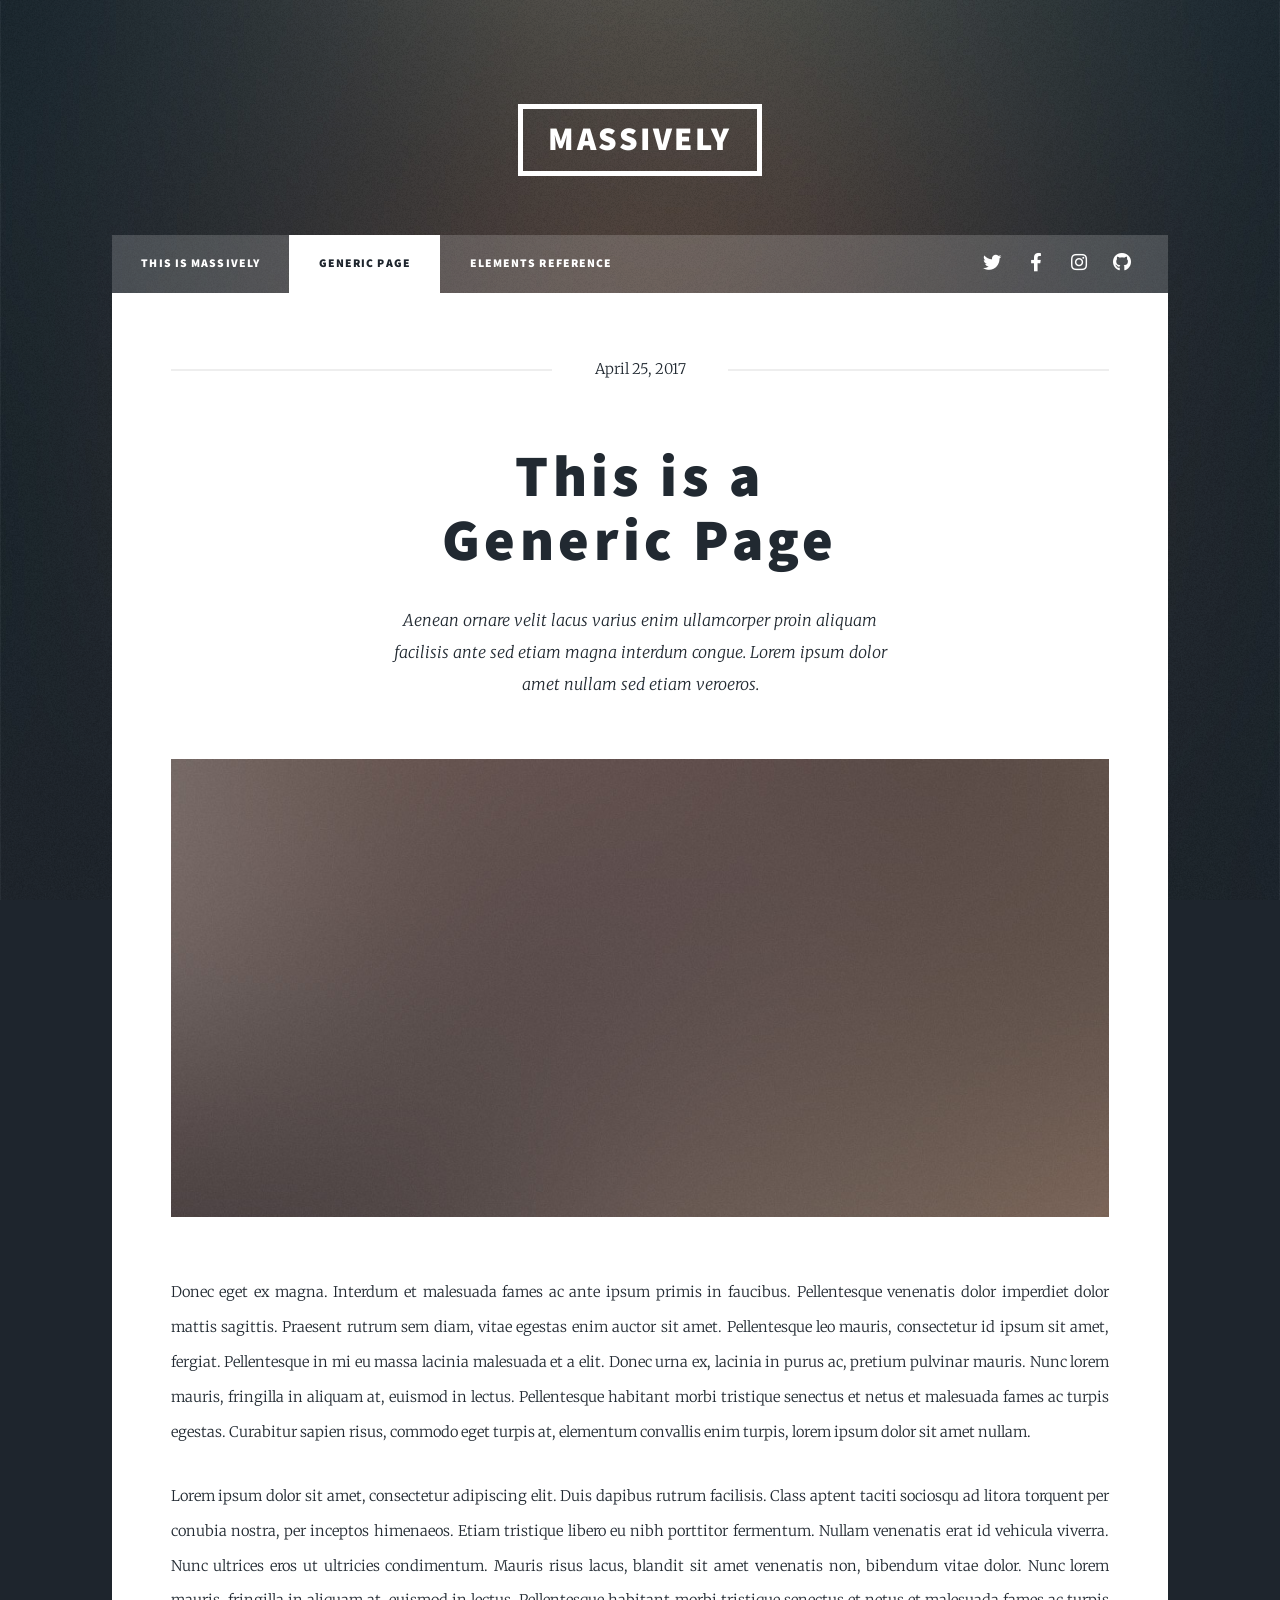
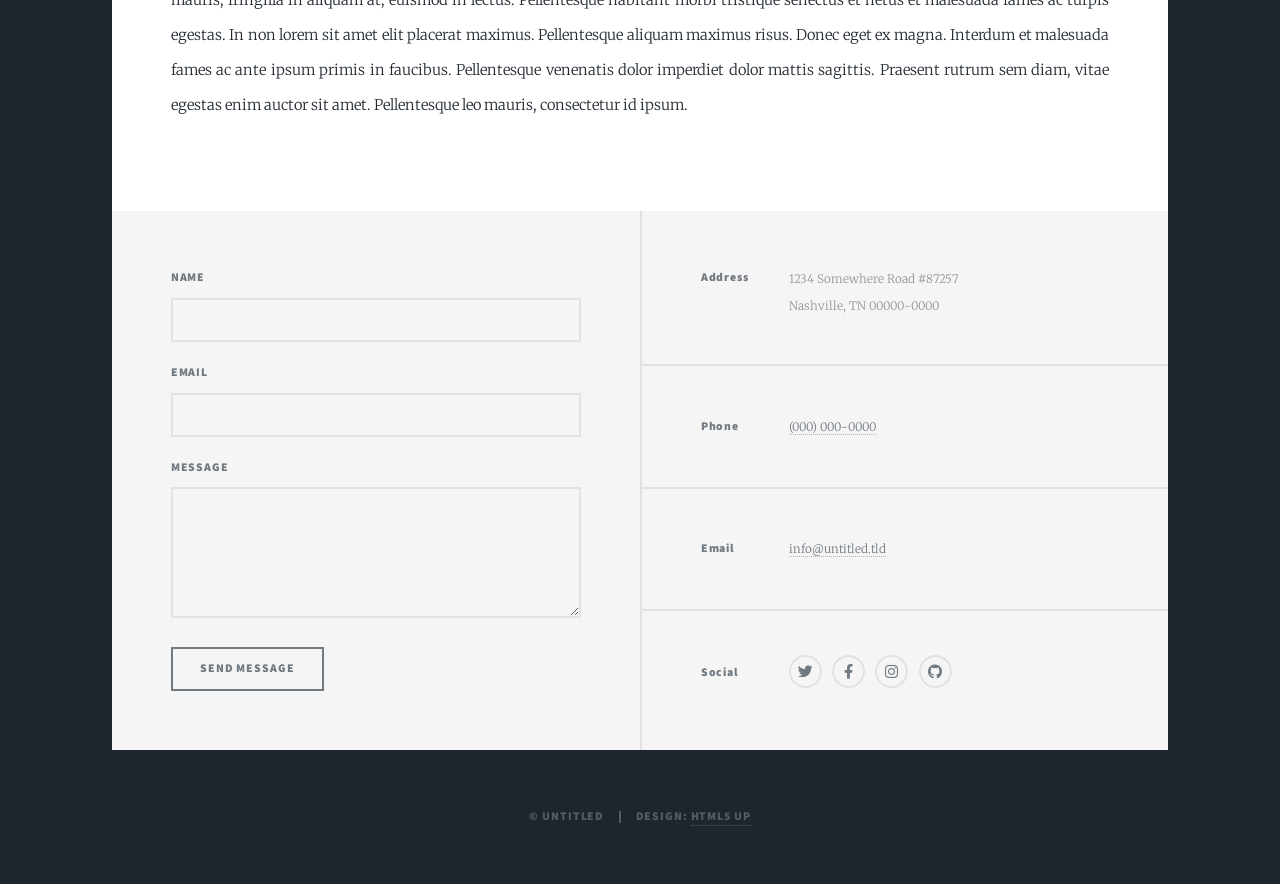
<file: generic.html>
<!DOCTYPE HTML>
<!--
	Massively by HTML5 UP
	html5up.net | @ajlkn
	Free for personal and commercial use under the CCA 3.0 license (html5up.net/license)
-->
<html>
	<head>
		<title>Generic Page - Massively by HTML5 UP</title>
		<meta charset="utf-8" />
		<meta name="viewport" content="width=device-width, initial-scale=1, user-scalable=no" />
		<link rel="stylesheet" href="assets/css/main.css" />
		<noscript><link rel="stylesheet" href="assets/css/noscript.css" /></noscript>
	</head>
	<body class="is-preload">

		<!-- Wrapper -->
			<div id="wrapper">

				<!-- Header -->
					<header id="header">
						<a href="index.html" class="logo">Massively</a>
					</header>

				<!-- Nav -->
					<nav id="nav">
						<ul class="links">
							<li><a href="index.html">This is Massively</a></li>
							<li class="active"><a href="generic.html">Generic Page</a></li>
							<li><a href="elements.html">Elements Reference</a></li>
						</ul>
						<ul class="icons">
							<li><a href="#" class="icon brands fa-twitter"><span class="label">Twitter</span></a></li>
							<li><a href="#" class="icon brands fa-facebook-f"><span class="label">Facebook</span></a></li>
							<li><a href="#" class="icon brands fa-instagram"><span class="label">Instagram</span></a></li>
							<li><a href="#" class="icon brands fa-github"><span class="label">GitHub</span></a></li>
						</ul>
					</nav>

				<!-- Main -->
					<div id="main">

						<!-- Post -->
							<section class="post">
								<header class="major">
									<span class="date">April 25, 2017</span>
									<h1>This is a<br />
									Generic Page</h1>
									<p>Aenean ornare velit lacus varius enim ullamcorper proin aliquam<br />
									facilisis ante sed etiam magna interdum congue. Lorem ipsum dolor<br />
									amet nullam sed etiam veroeros.</p>
								</header>
								<div class="image main"><img src="images/pic01.jpg" alt="" /></div>
								<p>Donec eget ex magna. Interdum et malesuada fames ac ante ipsum primis in faucibus. Pellentesque venenatis dolor imperdiet dolor mattis sagittis. Praesent rutrum sem diam, vitae egestas enim auctor sit amet. Pellentesque leo mauris, consectetur id ipsum sit amet, fergiat. Pellentesque in mi eu massa lacinia malesuada et a elit. Donec urna ex, lacinia in purus ac, pretium pulvinar mauris. Nunc lorem mauris, fringilla in aliquam at, euismod in lectus. Pellentesque habitant morbi tristique senectus et netus et malesuada fames ac turpis egestas. Curabitur sapien risus, commodo eget turpis at, elementum convallis enim turpis, lorem ipsum dolor sit amet nullam.</p>
								<p>Lorem ipsum dolor sit amet, consectetur adipiscing elit. Duis dapibus rutrum facilisis. Class aptent taciti sociosqu ad litora torquent per conubia nostra, per inceptos himenaeos. Etiam tristique libero eu nibh porttitor fermentum. Nullam venenatis erat id vehicula viverra. Nunc ultrices eros ut ultricies condimentum. Mauris risus lacus, blandit sit amet venenatis non, bibendum vitae dolor. Nunc lorem mauris, fringilla in aliquam at, euismod in lectus. Pellentesque habitant morbi tristique senectus et netus et malesuada fames ac turpis egestas. In non lorem sit amet elit placerat maximus. Pellentesque aliquam maximus risus. Donec eget ex magna. Interdum et malesuada fames ac ante ipsum primis in faucibus. Pellentesque venenatis dolor imperdiet dolor mattis sagittis. Praesent rutrum sem diam, vitae egestas enim auctor sit amet. Pellentesque leo mauris, consectetur id ipsum.</p>
							</section>

					</div>

				<!-- Footer -->
					<footer id="footer">
						<section>
							<form method="post" action="#">
								<div class="fields">
									<div class="field">
										<label for="name">Name</label>
										<input type="text" name="name" id="name" />
									</div>
									<div class="field">
										<label for="email">Email</label>
										<input type="text" name="email" id="email" />
									</div>
									<div class="field">
										<label for="message">Message</label>
										<textarea name="message" id="message" rows="3"></textarea>
									</div>
								</div>
								<ul class="actions">
									<li><input type="submit" value="Send Message" /></li>
								</ul>
							</form>
						</section>
						<section class="split contact">
							<section class="alt">
								<h3>Address</h3>
								<p>1234 Somewhere Road #87257<br />
								Nashville, TN 00000-0000</p>
							</section>
							<section>
								<h3>Phone</h3>
								<p><a href="#">(000) 000-0000</a></p>
							</section>
							<section>
								<h3>Email</h3>
								<p><a href="#">info@untitled.tld</a></p>
							</section>
							<section>
								<h3>Social</h3>
								<ul class="icons alt">
									<li><a href="#" class="icon brands alt fa-twitter"><span class="label">Twitter</span></a></li>
									<li><a href="#" class="icon brands alt fa-facebook-f"><span class="label">Facebook</span></a></li>
									<li><a href="#" class="icon brands alt fa-instagram"><span class="label">Instagram</span></a></li>
									<li><a href="#" class="icon brands alt fa-github"><span class="label">GitHub</span></a></li>
								</ul>
							</section>
						</section>
					</footer>

				<!-- Copyright -->
					<div id="copyright">
						<ul><li>&copy; Untitled</li><li>Design: <a href="https://html5up.net">HTML5 UP</a></li></ul>
					</div>

			</div>

		<!-- Scripts -->
			<script src="assets/js/jquery.min.js"></script>
			<script src="assets/js/jquery.scrollex.min.js"></script>
			<script src="assets/js/jquery.scrolly.min.js"></script>
			<script src="assets/js/browser.min.js"></script>
			<script src="assets/js/breakpoints.min.js"></script>
			<script src="assets/js/util.js"></script>
			<script src="assets/js/main.js"></script>

	</body>
</html>
</file>
<file: assets/css/main.css>
@import 'fontawesome-all.min.css';
@import url("https://fonts.googleapis.com/css?family=Merriweather:300,700,300italic,700italic|Source+Sans+Pro:900");
/*
	Massively by HTML5 UP
	html5up.net | @ajlkn
	Free for personal and commercial use under the CCA 3.0 license (html5up.net/license)
*/
html, body, div, span, applet, object,
iframe, h1, h2, h3, h4, h5, h6, p, blockquote,
pre, a, abbr, acronym, address, big, cite,
code, del, dfn, em, img, ins, kbd, q, s, samp,
small, strike, strong, sub, sup, tt, var, b,
u, i, center, dl, dt, dd, ol, ul, li, fieldset,
form, label, legend, table, caption, tbody,
tfoot, thead, tr, th, td, article, aside,
canvas, details, embed, figure, figcaption,
footer, header, hgroup, menu, nav, output, ruby,
section, summary, time, mark, audio, video {
  margin: 0;
  padding: 0;
  border: 0;
  font-size: 100%;
  font: inherit;
  vertical-align: baseline;
}

article, aside, details, figcaption, figure,
footer, header, hgroup, menu, nav, section {
  display: block;
}

body {
  line-height: 1;
}

ol, ul {
  list-style: none;
}

blockquote, q {
  quotes: none;
}
blockquote:before, blockquote:after, q:before, q:after {
  content: "";
  content: none;
}

table {
  border-collapse: collapse;
  border-spacing: 0;
}

body {
  -webkit-text-size-adjust: none;
}

mark {
  background-color: transparent;
  color: inherit;
}

input::-moz-focus-inner {
  border: 0;
  padding: 0;
}

input, select, textarea {
  -moz-appearance: none;
  -webkit-appearance: none;
  -ms-appearance: none;
  appearance: none;
}

/* Basic */
@-ms-viewport {
  width: device-width;
}
body {
  -ms-overflow-style: scrollbar;
}

@media screen and (max-width: 480px) {
  html, body {
    min-width: 320px;
  }
}
html {
  box-sizing: border-box;
}

*, *:before, *:after {
  box-sizing: inherit;
}

body {
  background-color: #1e252d;
}
body.is-preload *, body.is-preload *:before, body.is-preload *:after {
  -moz-animation: none !important;
  -webkit-animation: none !important;
  -ms-animation: none !important;
  animation: none !important;
  -moz-transition: none !important;
  -webkit-transition: none !important;
  -ms-transition: none !important;
  transition: none !important;
}

/* Type */
html {
  font-size: 16pt;
}
@media screen and (max-width: 1680px) {
  html {
    font-size: 12pt;
  }
}
@media screen and (max-width: 1280px) {
  html {
    font-size: 11pt;
  }
}
@media screen and (max-width: 360px) {
  html {
    font-size: 10pt;
  }
}

body {
  color: #212931;
}

body, input, select, textarea {
  font-family: "Merriweather", Georgia, serif;
  font-weight: 300;
  font-size: 1rem;
  line-height: 2.375;
}

a {
  -moz-transition: color 0.2s ease-in-out, background-color 0.2s ease-in-out, border-color 0.2s ease-in-out, box-shadow 0.2s ease-in-out;
  -webkit-transition: color 0.2s ease-in-out, background-color 0.2s ease-in-out, border-color 0.2s ease-in-out, box-shadow 0.2s ease-in-out;
  -ms-transition: color 0.2s ease-in-out, background-color 0.2s ease-in-out, border-color 0.2s ease-in-out, box-shadow 0.2s ease-in-out;
  transition: color 0.2s ease-in-out, background-color 0.2s ease-in-out, border-color 0.2s ease-in-out, box-shadow 0.2s ease-in-out;
  border-bottom: dotted 1px;
  text-decoration: none;
}
a:hover {
  border-bottom-color: transparent;
}

strong, b {
  font-weight: 600;
}

em, i {
  font-style: italic;
}

p {
  text-align: justify;
  margin: 0 0 2rem 0;
}

h1, h2, h3, h4, h5, h6 {
  font-family: "Source Sans Pro", Helvetica, sans-serif;
  font-weight: 900;
  line-height: 1.5;
  letter-spacing: 0.075em;
  margin: 0 0 1rem 0;
}
h1 a, h2 a, h3 a, h4 a, h5 a, h6 a {
  border-bottom: 0;
  color: inherit;
  text-decoration: none;
}

h1 {
  font-size: 4rem;
  line-height: 1.1;
  margin: 0 0 2rem 0;
}

h2 {
  font-size: 1.75rem;
  line-height: 1.3;
  margin: 0 0 1.5rem 0;
}

h3 {
  font-size: 1.25rem;
  margin: 0 0 1.5rem 0;
}

h4 {
  font-size: 1rem;
}

h5 {
  font-size: 0.9rem;
}

h6 {
  font-size: 0.8rem;
}

sub {
  font-size: 0.8rem;
  position: relative;
  top: 0.5rem;
}

sup {
  font-size: 0.8rem;
  position: relative;
  top: -0.5rem;
}

blockquote {
  border-left: solid 4px;
  font-style: italic;
  margin: 0 0 2rem 0;
  padding: 0.5rem 0 0.5rem 2rem;
}

code {
  border: solid 2px;
  font-family: "Courier New", monospace;
  font-size: 0.9rem;
  margin: 0 0.25rem;
  padding: 0.25rem 0.65rem;
}

pre {
  -webkit-overflow-scrolling: touch;
  font-family: "Courier New", monospace;
  font-size: 0.9rem;
  margin: 0 0 2rem 0;
}
pre code {
  display: block;
  line-height: 1.75;
  padding: 1rem 1.5rem;
  overflow-x: auto;
}

hr {
  border: 0;
  border-bottom: solid 2px;
  margin: 3rem 0;
}
hr.major {
  margin: 5rem 0;
}

.align-left {
  text-align: left;
}

.align-center {
  text-align: center;
}

.align-right {
  text-align: right;
}

input, select, textarea {
  color: #212931;
}

a {
  color: #212931;
  border-bottom-color: rgba(33, 41, 49, 0.5);
}
a:hover {
  border-bottom-color: transparent;
  color: #18bfef !important;
}

strong, b {
  color: #212931;
}

h1, h2, h3, h4, h5, h6 {
  color: #212931;
}

blockquote {
  border-left-color: #eeeeee;
}

code {
  background: rgba(220, 220, 220, 0.25);
  border-color: #eeeeee;
}

hr {
  border-bottom-color: #eeeeee;
}

/* Row */
.row {
  display: flex;
  flex-wrap: wrap;
  box-sizing: border-box;
  align-items: stretch;
}
.row > * {
  box-sizing: border-box;
}
.row.gtr-uniform > * > :last-child {
  margin-bottom: 0;
}
.row.aln-left {
  justify-content: flex-start;
}
.row.aln-center {
  justify-content: center;
}
.row.aln-right {
  justify-content: flex-end;
}
.row.aln-top {
  align-items: flex-start;
}
.row.aln-middle {
  align-items: center;
}
.row.aln-bottom {
  align-items: flex-end;
}
.row > .imp {
  order: -1;
}
.row > .col-1 {
  width: 8.3333333333%;
}
.row > .off-1 {
  margin-left: 8.3333333333%;
}
.row > .col-2 {
  width: 16.6666666667%;
}
.row > .off-2 {
  margin-left: 16.6666666667%;
}
.row > .col-3 {
  width: 25%;
}
.row > .off-3 {
  margin-left: 25%;
}
.row > .col-4 {
  width: 33.3333333333%;
}
.row > .off-4 {
  margin-left: 33.3333333333%;
}
.row > .col-5 {
  width: 41.6666666667%;
}
.row > .off-5 {
  margin-left: 41.6666666667%;
}
.row > .col-6 {
  width: 50%;
}
.row > .off-6 {
  margin-left: 50%;
}
.row > .col-7 {
  width: 58.3333333333%;
}
.row > .off-7 {
  margin-left: 58.3333333333%;
}
.row > .col-8 {
  width: 66.6666666667%;
}
.row > .off-8 {
  margin-left: 66.6666666667%;
}
.row > .col-9 {
  width: 75%;
}
.row > .off-9 {
  margin-left: 75%;
}
.row > .col-10 {
  width: 83.3333333333%;
}
.row > .off-10 {
  margin-left: 83.3333333333%;
}
.row > .col-11 {
  width: 91.6666666667%;
}
.row > .off-11 {
  margin-left: 91.6666666667%;
}
.row > .col-12 {
  width: 100%;
}
.row > .off-12 {
  margin-left: 100%;
}
.row.gtr-0 {
  margin-top: 0;
  margin-left: 0rem;
}
.row.gtr-0 > * {
  padding: 0 0 0 0rem;
}
.row.gtr-0.gtr-uniform {
  margin-top: 0rem;
}
.row.gtr-0.gtr-uniform > * {
  padding-top: 0rem;
}
.row.gtr-25 {
  margin-top: 0;
  margin-left: -0.375rem;
}
.row.gtr-25 > * {
  padding: 0 0 0 0.375rem;
}
.row.gtr-25.gtr-uniform {
  margin-top: -0.375rem;
}
.row.gtr-25.gtr-uniform > * {
  padding-top: 0.375rem;
}
.row.gtr-50 {
  margin-top: 0;
  margin-left: -0.75rem;
}
.row.gtr-50 > * {
  padding: 0 0 0 0.75rem;
}
.row.gtr-50.gtr-uniform {
  margin-top: -0.75rem;
}
.row.gtr-50.gtr-uniform > * {
  padding-top: 0.75rem;
}
.row {
  margin-top: 0;
  margin-left: -1.5rem;
}
.row > * {
  padding: 0 0 0 1.5rem;
}
.row.gtr-uniform {
  margin-top: -1.5rem;
}
.row.gtr-uniform > * {
  padding-top: 1.5rem;
}
.row.gtr-150 {
  margin-top: 0;
  margin-left: -2.25rem;
}
.row.gtr-150 > * {
  padding: 0 0 0 2.25rem;
}
.row.gtr-150.gtr-uniform {
  margin-top: -2.25rem;
}
.row.gtr-150.gtr-uniform > * {
  padding-top: 2.25rem;
}
.row.gtr-200 {
  margin-top: 0;
  margin-left: -3rem;
}
.row.gtr-200 > * {
  padding: 0 0 0 3rem;
}
.row.gtr-200.gtr-uniform {
  margin-top: -3rem;
}
.row.gtr-200.gtr-uniform > * {
  padding-top: 3rem;
}
@media screen and (max-width: 1680px) {
  .row {
    display: flex;
    flex-wrap: wrap;
    box-sizing: border-box;
    align-items: stretch;
  }
  .row > * {
    box-sizing: border-box;
  }
  .row.gtr-uniform > * > :last-child {
    margin-bottom: 0;
  }
  .row.aln-left {
    justify-content: flex-start;
  }
  .row.aln-center {
    justify-content: center;
  }
  .row.aln-right {
    justify-content: flex-end;
  }
  .row.aln-top {
    align-items: flex-start;
  }
  .row.aln-middle {
    align-items: center;
  }
  .row.aln-bottom {
    align-items: flex-end;
  }
  .row > .imp-xlarge {
    order: -1;
  }
  .row > .col-1-xlarge {
    width: 8.3333333333%;
  }
  .row > .off-1-xlarge {
    margin-left: 8.3333333333%;
  }
  .row > .col-2-xlarge {
    width: 16.6666666667%;
  }
  .row > .off-2-xlarge {
    margin-left: 16.6666666667%;
  }
  .row > .col-3-xlarge {
    width: 25%;
  }
  .row > .off-3-xlarge {
    margin-left: 25%;
  }
  .row > .col-4-xlarge {
    width: 33.3333333333%;
  }
  .row > .off-4-xlarge {
    margin-left: 33.3333333333%;
  }
  .row > .col-5-xlarge {
    width: 41.6666666667%;
  }
  .row > .off-5-xlarge {
    margin-left: 41.6666666667%;
  }
  .row > .col-6-xlarge {
    width: 50%;
  }
  .row > .off-6-xlarge {
    margin-left: 50%;
  }
  .row > .col-7-xlarge {
    width: 58.3333333333%;
  }
  .row > .off-7-xlarge {
    margin-left: 58.3333333333%;
  }
  .row > .col-8-xlarge {
    width: 66.6666666667%;
  }
  .row > .off-8-xlarge {
    margin-left: 66.6666666667%;
  }
  .row > .col-9-xlarge {
    width: 75%;
  }
  .row > .off-9-xlarge {
    margin-left: 75%;
  }
  .row > .col-10-xlarge {
    width: 83.3333333333%;
  }
  .row > .off-10-xlarge {
    margin-left: 83.3333333333%;
  }
  .row > .col-11-xlarge {
    width: 91.6666666667%;
  }
  .row > .off-11-xlarge {
    margin-left: 91.6666666667%;
  }
  .row > .col-12-xlarge {
    width: 100%;
  }
  .row > .off-12-xlarge {
    margin-left: 100%;
  }
  .row.gtr-0 {
    margin-top: 0;
    margin-left: 0rem;
  }
  .row.gtr-0 > * {
    padding: 0 0 0 0rem;
  }
  .row.gtr-0.gtr-uniform {
    margin-top: 0rem;
  }
  .row.gtr-0.gtr-uniform > * {
    padding-top: 0rem;
  }
  .row.gtr-25 {
    margin-top: 0;
    margin-left: -0.375rem;
  }
  .row.gtr-25 > * {
    padding: 0 0 0 0.375rem;
  }
  .row.gtr-25.gtr-uniform {
    margin-top: -0.375rem;
  }
  .row.gtr-25.gtr-uniform > * {
    padding-top: 0.375rem;
  }
  .row.gtr-50 {
    margin-top: 0;
    margin-left: -0.75rem;
  }
  .row.gtr-50 > * {
    padding: 0 0 0 0.75rem;
  }
  .row.gtr-50.gtr-uniform {
    margin-top: -0.75rem;
  }
  .row.gtr-50.gtr-uniform > * {
    padding-top: 0.75rem;
  }
  .row {
    margin-top: 0;
    margin-left: -1.5rem;
  }
  .row > * {
    padding: 0 0 0 1.5rem;
  }
  .row.gtr-uniform {
    margin-top: -1.5rem;
  }
  .row.gtr-uniform > * {
    padding-top: 1.5rem;
  }
  .row.gtr-150 {
    margin-top: 0;
    margin-left: -2.25rem;
  }
  .row.gtr-150 > * {
    padding: 0 0 0 2.25rem;
  }
  .row.gtr-150.gtr-uniform {
    margin-top: -2.25rem;
  }
  .row.gtr-150.gtr-uniform > * {
    padding-top: 2.25rem;
  }
  .row.gtr-200 {
    margin-top: 0;
    margin-left: -3rem;
  }
  .row.gtr-200 > * {
    padding: 0 0 0 3rem;
  }
  .row.gtr-200.gtr-uniform {
    margin-top: -3rem;
  }
  .row.gtr-200.gtr-uniform > * {
    padding-top: 3rem;
  }
}
@media screen and (max-width: 1280px) {
  .row {
    display: flex;
    flex-wrap: wrap;
    box-sizing: border-box;
    align-items: stretch;
  }
  .row > * {
    box-sizing: border-box;
  }
  .row.gtr-uniform > * > :last-child {
    margin-bottom: 0;
  }
  .row.aln-left {
    justify-content: flex-start;
  }
  .row.aln-center {
    justify-content: center;
  }
  .row.aln-right {
    justify-content: flex-end;
  }
  .row.aln-top {
    align-items: flex-start;
  }
  .row.aln-middle {
    align-items: center;
  }
  .row.aln-bottom {
    align-items: flex-end;
  }
  .row > .imp-large {
    order: -1;
  }
  .row > .col-1-large {
    width: 8.3333333333%;
  }
  .row > .off-1-large {
    margin-left: 8.3333333333%;
  }
  .row > .col-2-large {
    width: 16.6666666667%;
  }
  .row > .off-2-large {
    margin-left: 16.6666666667%;
  }
  .row > .col-3-large {
    width: 25%;
  }
  .row > .off-3-large {
    margin-left: 25%;
  }
  .row > .col-4-large {
    width: 33.3333333333%;
  }
  .row > .off-4-large {
    margin-left: 33.3333333333%;
  }
  .row > .col-5-large {
    width: 41.6666666667%;
  }
  .row > .off-5-large {
    margin-left: 41.6666666667%;
  }
  .row > .col-6-large {
    width: 50%;
  }
  .row > .off-6-large {
    margin-left: 50%;
  }
  .row > .col-7-large {
    width: 58.3333333333%;
  }
  .row > .off-7-large {
    margin-left: 58.3333333333%;
  }
  .row > .col-8-large {
    width: 66.6666666667%;
  }
  .row > .off-8-large {
    margin-left: 66.6666666667%;
  }
  .row > .col-9-large {
    width: 75%;
  }
  .row > .off-9-large {
    margin-left: 75%;
  }
  .row > .col-10-large {
    width: 83.3333333333%;
  }
  .row > .off-10-large {
    margin-left: 83.3333333333%;
  }
  .row > .col-11-large {
    width: 91.6666666667%;
  }
  .row > .off-11-large {
    margin-left: 91.6666666667%;
  }
  .row > .col-12-large {
    width: 100%;
  }
  .row > .off-12-large {
    margin-left: 100%;
  }
  .row.gtr-0 {
    margin-top: 0;
    margin-left: 0rem;
  }
  .row.gtr-0 > * {
    padding: 0 0 0 0rem;
  }
  .row.gtr-0.gtr-uniform {
    margin-top: 0rem;
  }
  .row.gtr-0.gtr-uniform > * {
    padding-top: 0rem;
  }
  .row.gtr-25 {
    margin-top: 0;
    margin-left: -0.375rem;
  }
  .row.gtr-25 > * {
    padding: 0 0 0 0.375rem;
  }
  .row.gtr-25.gtr-uniform {
    margin-top: -0.375rem;
  }
  .row.gtr-25.gtr-uniform > * {
    padding-top: 0.375rem;
  }
  .row.gtr-50 {
    margin-top: 0;
    margin-left: -0.75rem;
  }
  .row.gtr-50 > * {
    padding: 0 0 0 0.75rem;
  }
  .row.gtr-50.gtr-uniform {
    margin-top: -0.75rem;
  }
  .row.gtr-50.gtr-uniform > * {
    padding-top: 0.75rem;
  }
  .row {
    margin-top: 0;
    margin-left: -1.5rem;
  }
  .row > * {
    padding: 0 0 0 1.5rem;
  }
  .row.gtr-uniform {
    margin-top: -1.5rem;
  }
  .row.gtr-uniform > * {
    padding-top: 1.5rem;
  }
  .row.gtr-150 {
    margin-top: 0;
    margin-left: -2.25rem;
  }
  .row.gtr-150 > * {
    padding: 0 0 0 2.25rem;
  }
  .row.gtr-150.gtr-uniform {
    margin-top: -2.25rem;
  }
  .row.gtr-150.gtr-uniform > * {
    padding-top: 2.25rem;
  }
  .row.gtr-200 {
    margin-top: 0;
    margin-left: -3rem;
  }
  .row.gtr-200 > * {
    padding: 0 0 0 3rem;
  }
  .row.gtr-200.gtr-uniform {
    margin-top: -3rem;
  }
  .row.gtr-200.gtr-uniform > * {
    padding-top: 3rem;
  }
}
@media screen and (max-width: 980px) {
  .row {
    display: flex;
    flex-wrap: wrap;
    box-sizing: border-box;
    align-items: stretch;
  }
  .row > * {
    box-sizing: border-box;
  }
  .row.gtr-uniform > * > :last-child {
    margin-bottom: 0;
  }
  .row.aln-left {
    justify-content: flex-start;
  }
  .row.aln-center {
    justify-content: center;
  }
  .row.aln-right {
    justify-content: flex-end;
  }
  .row.aln-top {
    align-items: flex-start;
  }
  .row.aln-middle {
    align-items: center;
  }
  .row.aln-bottom {
    align-items: flex-end;
  }
  .row > .imp-medium {
    order: -1;
  }
  .row > .col-1-medium {
    width: 8.3333333333%;
  }
  .row > .off-1-medium {
    margin-left: 8.3333333333%;
  }
  .row > .col-2-medium {
    width: 16.6666666667%;
  }
  .row > .off-2-medium {
    margin-left: 16.6666666667%;
  }
  .row > .col-3-medium {
    width: 25%;
  }
  .row > .off-3-medium {
    margin-left: 25%;
  }
  .row > .col-4-medium {
    width: 33.3333333333%;
  }
  .row > .off-4-medium {
    margin-left: 33.3333333333%;
  }
  .row > .col-5-medium {
    width: 41.6666666667%;
  }
  .row > .off-5-medium {
    margin-left: 41.6666666667%;
  }
  .row > .col-6-medium {
    width: 50%;
  }
  .row > .off-6-medium {
    margin-left: 50%;
  }
  .row > .col-7-medium {
    width: 58.3333333333%;
  }
  .row > .off-7-medium {
    margin-left: 58.3333333333%;
  }
  .row > .col-8-medium {
    width: 66.6666666667%;
  }
  .row > .off-8-medium {
    margin-left: 66.6666666667%;
  }
  .row > .col-9-medium {
    width: 75%;
  }
  .row > .off-9-medium {
    margin-left: 75%;
  }
  .row > .col-10-medium {
    width: 83.3333333333%;
  }
  .row > .off-10-medium {
    margin-left: 83.3333333333%;
  }
  .row > .col-11-medium {
    width: 91.6666666667%;
  }
  .row > .off-11-medium {
    margin-left: 91.6666666667%;
  }
  .row > .col-12-medium {
    width: 100%;
  }
  .row > .off-12-medium {
    margin-left: 100%;
  }
  .row.gtr-0 {
    margin-top: 0;
    margin-left: 0rem;
  }
  .row.gtr-0 > * {
    padding: 0 0 0 0rem;
  }
  .row.gtr-0.gtr-uniform {
    margin-top: 0rem;
  }
  .row.gtr-0.gtr-uniform > * {
    padding-top: 0rem;
  }
  .row.gtr-25 {
    margin-top: 0;
    margin-left: -0.375rem;
  }
  .row.gtr-25 > * {
    padding: 0 0 0 0.375rem;
  }
  .row.gtr-25.gtr-uniform {
    margin-top: -0.375rem;
  }
  .row.gtr-25.gtr-uniform > * {
    padding-top: 0.375rem;
  }
  .row.gtr-50 {
    margin-top: 0;
    margin-left: -0.75rem;
  }
  .row.gtr-50 > * {
    padding: 0 0 0 0.75rem;
  }
  .row.gtr-50.gtr-uniform {
    margin-top: -0.75rem;
  }
  .row.gtr-50.gtr-uniform > * {
    padding-top: 0.75rem;
  }
  .row {
    margin-top: 0;
    margin-left: -1.5rem;
  }
  .row > * {
    padding: 0 0 0 1.5rem;
  }
  .row.gtr-uniform {
    margin-top: -1.5rem;
  }
  .row.gtr-uniform > * {
    padding-top: 1.5rem;
  }
  .row.gtr-150 {
    margin-top: 0;
    margin-left: -2.25rem;
  }
  .row.gtr-150 > * {
    padding: 0 0 0 2.25rem;
  }
  .row.gtr-150.gtr-uniform {
    margin-top: -2.25rem;
  }
  .row.gtr-150.gtr-uniform > * {
    padding-top: 2.25rem;
  }
  .row.gtr-200 {
    margin-top: 0;
    margin-left: -3rem;
  }
  .row.gtr-200 > * {
    padding: 0 0 0 3rem;
  }
  .row.gtr-200.gtr-uniform {
    margin-top: -3rem;
  }
  .row.gtr-200.gtr-uniform > * {
    padding-top: 3rem;
  }
}
@media screen and (max-width: 736px) {
  .row {
    display: flex;
    flex-wrap: wrap;
    box-sizing: border-box;
    align-items: stretch;
  }
  .row > * {
    box-sizing: border-box;
  }
  .row.gtr-uniform > * > :last-child {
    margin-bottom: 0;
  }
  .row.aln-left {
    justify-content: flex-start;
  }
  .row.aln-center {
    justify-content: center;
  }
  .row.aln-right {
    justify-content: flex-end;
  }
  .row.aln-top {
    align-items: flex-start;
  }
  .row.aln-middle {
    align-items: center;
  }
  .row.aln-bottom {
    align-items: flex-end;
  }
  .row > .imp-small {
    order: -1;
  }
  .row > .col-1-small {
    width: 8.3333333333%;
  }
  .row > .off-1-small {
    margin-left: 8.3333333333%;
  }
  .row > .col-2-small {
    width: 16.6666666667%;
  }
  .row > .off-2-small {
    margin-left: 16.6666666667%;
  }
  .row > .col-3-small {
    width: 25%;
  }
  .row > .off-3-small {
    margin-left: 25%;
  }
  .row > .col-4-small {
    width: 33.3333333333%;
  }
  .row > .off-4-small {
    margin-left: 33.3333333333%;
  }
  .row > .col-5-small {
    width: 41.6666666667%;
  }
  .row > .off-5-small {
    margin-left: 41.6666666667%;
  }
  .row > .col-6-small {
    width: 50%;
  }
  .row > .off-6-small {
    margin-left: 50%;
  }
  .row > .col-7-small {
    width: 58.3333333333%;
  }
  .row > .off-7-small {
    margin-left: 58.3333333333%;
  }
  .row > .col-8-small {
    width: 66.6666666667%;
  }
  .row > .off-8-small {
    margin-left: 66.6666666667%;
  }
  .row > .col-9-small {
    width: 75%;
  }
  .row > .off-9-small {
    margin-left: 75%;
  }
  .row > .col-10-small {
    width: 83.3333333333%;
  }
  .row > .off-10-small {
    margin-left: 83.3333333333%;
  }
  .row > .col-11-small {
    width: 91.6666666667%;
  }
  .row > .off-11-small {
    margin-left: 91.6666666667%;
  }
  .row > .col-12-small {
    width: 100%;
  }
  .row > .off-12-small {
    margin-left: 100%;
  }
  .row.gtr-0 {
    margin-top: 0;
    margin-left: 0rem;
  }
  .row.gtr-0 > * {
    padding: 0 0 0 0rem;
  }
  .row.gtr-0.gtr-uniform {
    margin-top: 0rem;
  }
  .row.gtr-0.gtr-uniform > * {
    padding-top: 0rem;
  }
  .row.gtr-25 {
    margin-top: 0;
    margin-left: -0.375rem;
  }
  .row.gtr-25 > * {
    padding: 0 0 0 0.375rem;
  }
  .row.gtr-25.gtr-uniform {
    margin-top: -0.375rem;
  }
  .row.gtr-25.gtr-uniform > * {
    padding-top: 0.375rem;
  }
  .row.gtr-50 {
    margin-top: 0;
    margin-left: -0.75rem;
  }
  .row.gtr-50 > * {
    padding: 0 0 0 0.75rem;
  }
  .row.gtr-50.gtr-uniform {
    margin-top: -0.75rem;
  }
  .row.gtr-50.gtr-uniform > * {
    padding-top: 0.75rem;
  }
  .row {
    margin-top: 0;
    margin-left: -1.5rem;
  }
  .row > * {
    padding: 0 0 0 1.5rem;
  }
  .row.gtr-uniform {
    margin-top: -1.5rem;
  }
  .row.gtr-uniform > * {
    padding-top: 1.5rem;
  }
  .row.gtr-150 {
    margin-top: 0;
    margin-left: -2.25rem;
  }
  .row.gtr-150 > * {
    padding: 0 0 0 2.25rem;
  }
  .row.gtr-150.gtr-uniform {
    margin-top: -2.25rem;
  }
  .row.gtr-150.gtr-uniform > * {
    padding-top: 2.25rem;
  }
  .row.gtr-200 {
    margin-top: 0;
    margin-left: -3rem;
  }
  .row.gtr-200 > * {
    padding: 0 0 0 3rem;
  }
  .row.gtr-200.gtr-uniform {
    margin-top: -3rem;
  }
  .row.gtr-200.gtr-uniform > * {
    padding-top: 3rem;
  }
}
@media screen and (max-width: 480px) {
  .row {
    display: flex;
    flex-wrap: wrap;
    box-sizing: border-box;
    align-items: stretch;
  }
  .row > * {
    box-sizing: border-box;
  }
  .row.gtr-uniform > * > :last-child {
    margin-bottom: 0;
  }
  .row.aln-left {
    justify-content: flex-start;
  }
  .row.aln-center {
    justify-content: center;
  }
  .row.aln-right {
    justify-content: flex-end;
  }
  .row.aln-top {
    align-items: flex-start;
  }
  .row.aln-middle {
    align-items: center;
  }
  .row.aln-bottom {
    align-items: flex-end;
  }
  .row > .imp-xsmall {
    order: -1;
  }
  .row > .col-1-xsmall {
    width: 8.3333333333%;
  }
  .row > .off-1-xsmall {
    margin-left: 8.3333333333%;
  }
  .row > .col-2-xsmall {
    width: 16.6666666667%;
  }
  .row > .off-2-xsmall {
    margin-left: 16.6666666667%;
  }
  .row > .col-3-xsmall {
    width: 25%;
  }
  .row > .off-3-xsmall {
    margin-left: 25%;
  }
  .row > .col-4-xsmall {
    width: 33.3333333333%;
  }
  .row > .off-4-xsmall {
    margin-left: 33.3333333333%;
  }
  .row > .col-5-xsmall {
    width: 41.6666666667%;
  }
  .row > .off-5-xsmall {
    margin-left: 41.6666666667%;
  }
  .row > .col-6-xsmall {
    width: 50%;
  }
  .row > .off-6-xsmall {
    margin-left: 50%;
  }
  .row > .col-7-xsmall {
    width: 58.3333333333%;
  }
  .row > .off-7-xsmall {
    margin-left: 58.3333333333%;
  }
  .row > .col-8-xsmall {
    width: 66.6666666667%;
  }
  .row > .off-8-xsmall {
    margin-left: 66.6666666667%;
  }
  .row > .col-9-xsmall {
    width: 75%;
  }
  .row > .off-9-xsmall {
    margin-left: 75%;
  }
  .row > .col-10-xsmall {
    width: 83.3333333333%;
  }
  .row > .off-10-xsmall {
    margin-left: 83.3333333333%;
  }
  .row > .col-11-xsmall {
    width: 91.6666666667%;
  }
  .row > .off-11-xsmall {
    margin-left: 91.6666666667%;
  }
  .row > .col-12-xsmall {
    width: 100%;
  }
  .row > .off-12-xsmall {
    margin-left: 100%;
  }
  .row.gtr-0 {
    margin-top: 0;
    margin-left: 0rem;
  }
  .row.gtr-0 > * {
    padding: 0 0 0 0rem;
  }
  .row.gtr-0.gtr-uniform {
    margin-top: 0rem;
  }
  .row.gtr-0.gtr-uniform > * {
    padding-top: 0rem;
  }
  .row.gtr-25 {
    margin-top: 0;
    margin-left: -0.375rem;
  }
  .row.gtr-25 > * {
    padding: 0 0 0 0.375rem;
  }
  .row.gtr-25.gtr-uniform {
    margin-top: -0.375rem;
  }
  .row.gtr-25.gtr-uniform > * {
    padding-top: 0.375rem;
  }
  .row.gtr-50 {
    margin-top: 0;
    margin-left: -0.75rem;
  }
  .row.gtr-50 > * {
    padding: 0 0 0 0.75rem;
  }
  .row.gtr-50.gtr-uniform {
    margin-top: -0.75rem;
  }
  .row.gtr-50.gtr-uniform > * {
    padding-top: 0.75rem;
  }
  .row {
    margin-top: 0;
    margin-left: -1.5rem;
  }
  .row > * {
    padding: 0 0 0 1.5rem;
  }
  .row.gtr-uniform {
    margin-top: -1.5rem;
  }
  .row.gtr-uniform > * {
    padding-top: 1.5rem;
  }
  .row.gtr-150 {
    margin-top: 0;
    margin-left: -2.25rem;
  }
  .row.gtr-150 > * {
    padding: 0 0 0 2.25rem;
  }
  .row.gtr-150.gtr-uniform {
    margin-top: -2.25rem;
  }
  .row.gtr-150.gtr-uniform > * {
    padding-top: 2.25rem;
  }
  .row.gtr-200 {
    margin-top: 0;
    margin-left: -3rem;
  }
  .row.gtr-200 > * {
    padding: 0 0 0 3rem;
  }
  .row.gtr-200.gtr-uniform {
    margin-top: -3rem;
  }
  .row.gtr-200.gtr-uniform > * {
    padding-top: 3rem;
  }
}
@media screen and (max-width: 360px) {
  .row {
    display: flex;
    flex-wrap: wrap;
    box-sizing: border-box;
    align-items: stretch;
  }
  .row > * {
    box-sizing: border-box;
  }
  .row.gtr-uniform > * > :last-child {
    margin-bottom: 0;
  }
  .row.aln-left {
    justify-content: flex-start;
  }
  .row.aln-center {
    justify-content: center;
  }
  .row.aln-right {
    justify-content: flex-end;
  }
  .row.aln-top {
    align-items: flex-start;
  }
  .row.aln-middle {
    align-items: center;
  }
  .row.aln-bottom {
    align-items: flex-end;
  }
  .row > .imp-xxsmall {
    order: -1;
  }
  .row > .col-1-xxsmall {
    width: 8.3333333333%;
  }
  .row > .off-1-xxsmall {
    margin-left: 8.3333333333%;
  }
  .row > .col-2-xxsmall {
    width: 16.6666666667%;
  }
  .row > .off-2-xxsmall {
    margin-left: 16.6666666667%;
  }
  .row > .col-3-xxsmall {
    width: 25%;
  }
  .row > .off-3-xxsmall {
    margin-left: 25%;
  }
  .row > .col-4-xxsmall {
    width: 33.3333333333%;
  }
  .row > .off-4-xxsmall {
    margin-left: 33.3333333333%;
  }
  .row > .col-5-xxsmall {
    width: 41.6666666667%;
  }
  .row > .off-5-xxsmall {
    margin-left: 41.6666666667%;
  }
  .row > .col-6-xxsmall {
    width: 50%;
  }
  .row > .off-6-xxsmall {
    margin-left: 50%;
  }
  .row > .col-7-xxsmall {
    width: 58.3333333333%;
  }
  .row > .off-7-xxsmall {
    margin-left: 58.3333333333%;
  }
  .row > .col-8-xxsmall {
    width: 66.6666666667%;
  }
  .row > .off-8-xxsmall {
    margin-left: 66.6666666667%;
  }
  .row > .col-9-xxsmall {
    width: 75%;
  }
  .row > .off-9-xxsmall {
    margin-left: 75%;
  }
  .row > .col-10-xxsmall {
    width: 83.3333333333%;
  }
  .row > .off-10-xxsmall {
    margin-left: 83.3333333333%;
  }
  .row > .col-11-xxsmall {
    width: 91.6666666667%;
  }
  .row > .off-11-xxsmall {
    margin-left: 91.6666666667%;
  }
  .row > .col-12-xxsmall {
    width: 100%;
  }
  .row > .off-12-xxsmall {
    margin-left: 100%;
  }
  .row.gtr-0 {
    margin-top: 0;
    margin-left: 0rem;
  }
  .row.gtr-0 > * {
    padding: 0 0 0 0rem;
  }
  .row.gtr-0.gtr-uniform {
    margin-top: 0rem;
  }
  .row.gtr-0.gtr-uniform > * {
    padding-top: 0rem;
  }
  .row.gtr-25 {
    margin-top: 0;
    margin-left: -0.375rem;
  }
  .row.gtr-25 > * {
    padding: 0 0 0 0.375rem;
  }
  .row.gtr-25.gtr-uniform {
    margin-top: -0.375rem;
  }
  .row.gtr-25.gtr-uniform > * {
    padding-top: 0.375rem;
  }
  .row.gtr-50 {
    margin-top: 0;
    margin-left: -0.75rem;
  }
  .row.gtr-50 > * {
    padding: 0 0 0 0.75rem;
  }
  .row.gtr-50.gtr-uniform {
    margin-top: -0.75rem;
  }
  .row.gtr-50.gtr-uniform > * {
    padding-top: 0.75rem;
  }
  .row {
    margin-top: 0;
    margin-left: -1.5rem;
  }
  .row > * {
    padding: 0 0 0 1.5rem;
  }
  .row.gtr-uniform {
    margin-top: -1.5rem;
  }
  .row.gtr-uniform > * {
    padding-top: 1.5rem;
  }
  .row.gtr-150 {
    margin-top: 0;
    margin-left: -2.25rem;
  }
  .row.gtr-150 > * {
    padding: 0 0 0 2.25rem;
  }
  .row.gtr-150.gtr-uniform {
    margin-top: -2.25rem;
  }
  .row.gtr-150.gtr-uniform > * {
    padding-top: 2.25rem;
  }
  .row.gtr-200 {
    margin-top: 0;
    margin-left: -3rem;
  }
  .row.gtr-200 > * {
    padding: 0 0 0 3rem;
  }
  .row.gtr-200.gtr-uniform {
    margin-top: -3rem;
  }
  .row.gtr-200.gtr-uniform > * {
    padding-top: 3rem;
  }
}

/* Box */
.box {
  border: solid 2px;
  margin-bottom: 2rem;
  padding: 1.5rem;
}
.box > :last-child,
.box > :last-child > :last-child,
.box > :last-child > :last-child > :last-child {
  margin-bottom: 0;
}
.box.alt {
  border: 0;
  border-radius: 0;
  padding: 0;
}

.box {
  border-color: #eeeeee;
}

/* Button */
input[type=submit],
input[type=reset],
input[type=button],
button,
.button {
  -moz-appearance: none;
  -webkit-appearance: none;
  -ms-appearance: none;
  appearance: none;
  -moz-transition: background-color 0.2s ease-in-out, box-shadow 0.2s ease-in-out, color 0.2s ease-in-out;
  -webkit-transition: background-color 0.2s ease-in-out, box-shadow 0.2s ease-in-out, color 0.2s ease-in-out;
  -ms-transition: background-color 0.2s ease-in-out, box-shadow 0.2s ease-in-out, color 0.2s ease-in-out;
  transition: background-color 0.2s ease-in-out, box-shadow 0.2s ease-in-out, color 0.2s ease-in-out;
  border: 0;
  border-radius: 0;
  cursor: pointer;
  display: inline-block;
  font-family: "Source Sans Pro", Helvetica, sans-serif;
  font-size: 0.8rem;
  font-weight: 900;
  letter-spacing: 0.075em;
  height: 3rem;
  line-height: 3rem;
  padding: 0 2rem;
  text-align: center;
  text-decoration: none;
  text-transform: uppercase;
  white-space: nowrap;
}
input[type=submit].icon:before,
input[type=reset].icon:before,
input[type=button].icon:before,
button.icon:before,
.button.icon:before {
  margin-right: 0.5rem;
}
input[type=submit].icon.solo,
input[type=reset].icon.solo,
input[type=button].icon.solo,
button.icon.solo,
.button.icon.solo {
  position: relative;
  width: 4rem;
  height: 4rem;
  line-height: 4rem;
  border-radius: 4rem;
  text-indent: 4rem;
  overflow: hidden;
  padding: 0;
  white-space: nowrap;
}
input[type=submit].icon.solo:before,
input[type=reset].icon.solo:before,
input[type=button].icon.solo:before,
button.icon.solo:before,
.button.icon.solo:before {
  position: absolute;
  display: block;
  top: 0;
  left: 0;
  width: inherit;
  height: inherit;
  line-height: inherit;
  font-size: 1.25rem;
  margin-right: 0;
  text-align: center;
  text-indent: 0;
}
input[type=submit].fit,
input[type=reset].fit,
input[type=button].fit,
button.fit,
.button.fit {
  width: 100%;
}
input[type=submit].small,
input[type=reset].small,
input[type=button].small,
button.small,
.button.small {
  font-size: 0.7rem;
  height: 2.5rem;
  line-height: 2.5rem;
  padding: 0 1.5rem;
}
input[type=submit].large,
input[type=reset].large,
input[type=button].large,
button.large,
.button.large {
  font-size: 0.9rem;
  height: 3.5rem;
  line-height: 3.5rem;
  padding: 0 2.75rem;
}
@media screen and (max-width: 980px) {
  input[type=submit],
input[type=reset],
input[type=button],
button,
.button {
    font-size: 0.9rem;
    height: 3.25rem;
    line-height: 3.25rem;
  }
  input[type=submit].large,
input[type=reset].large,
input[type=button].large,
button.large,
.button.large {
    font-size: 1rem;
    height: 3.75rem;
    line-height: 3.75rem;
  }
}
input[type=submit].disabled, input[type=submit]:disabled,
input[type=reset].disabled,
input[type=reset]:disabled,
input[type=button].disabled,
input[type=button]:disabled,
button.disabled,
button:disabled,
.button.disabled,
.button:disabled {
  pointer-events: none;
  opacity: 0.25;
}

input[type=submit],
input[type=reset],
input[type=button],
button,
.button {
  background-color: transparent;
  box-shadow: inset 0 0 0 2px #212931;
  color: #212931 !important;
}
input[type=submit]:hover,
input[type=reset]:hover,
input[type=button]:hover,
button:hover,
.button:hover {
  box-shadow: inset 0 0 0 2px #18bfef;
  color: #18bfef !important;
}
input[type=submit].primary,
input[type=reset].primary,
input[type=button].primary,
button.primary,
.button.primary {
  background-color: #212931;
  box-shadow: none;
  color: #ffffff !important;
}
input[type=submit].primary:hover,
input[type=reset].primary:hover,
input[type=button].primary:hover,
button.primary:hover,
.button.primary:hover {
  background-color: #18bfef;
}

/* Form */
form {
  margin: 0 0 2rem 0;
}
form > :last-child {
  margin-bottom: 0;
}
form > .fields {
  display: -moz-flex;
  display: -webkit-flex;
  display: -ms-flex;
  display: flex;
  -moz-flex-wrap: wrap;
  -webkit-flex-wrap: wrap;
  -ms-flex-wrap: wrap;
  flex-wrap: wrap;
  width: calc(100% + 3rem);
  margin: -1.5rem 0 2rem -1.5rem;
}
form > .fields > .field {
  -moz-flex-grow: 0;
  -webkit-flex-grow: 0;
  -ms-flex-grow: 0;
  flex-grow: 0;
  -moz-flex-shrink: 0;
  -webkit-flex-shrink: 0;
  -ms-flex-shrink: 0;
  flex-shrink: 0;
  padding: 1.5rem 0 0 1.5rem;
  width: calc(100% - 1.5rem);
}
form > .fields > .field.half {
  width: calc(50% - 0.75rem);
}
form > .fields > .field.third {
  width: calc(100%/3 - 0.5rem);
}
form > .fields > .field.quarter {
  width: calc(25% - 0.375rem);
}
@media screen and (max-width: 480px) {
  form > .fields {
    width: calc(100% + 3rem);
    margin: -1.5rem 0 2rem -1.5rem;
  }
  form > .fields > .field {
    padding: 1.5rem 0 0 1.5rem;
    width: calc(100% - 1.5rem);
  }
  form > .fields > .field.half {
    width: calc(100% - 1.5rem);
  }
  form > .fields > .field.third {
    width: calc(100% - 1.5rem);
  }
  form > .fields > .field.quarter {
    width: calc(100% - 1.5rem);
  }
}

label {
  display: block;
  font-family: "Source Sans Pro", Helvetica, sans-serif;
  font-weight: 900;
  line-height: 1.5;
  letter-spacing: 0.075em;
  font-size: 0.8rem;
  text-transform: uppercase;
  margin: 0 0 0.75rem 0;
}
@media screen and (max-width: 980px) {
  label {
    font-size: 0.9rem;
  }
}

input[type=text],
input[type=password],
input[type=email],
select,
textarea {
  -moz-appearance: none;
  -webkit-appearance: none;
  -ms-appearance: none;
  appearance: none;
  background: transparent;
  border-radius: 0;
  border: solid 2px;
  color: inherit;
  display: block;
  outline: 0;
  padding: 0 1rem;
  text-decoration: none;
  width: 100%;
}
input[type=text]:invalid,
input[type=password]:invalid,
input[type=email]:invalid,
select:invalid,
textarea:invalid {
  box-shadow: none;
}

select {
  background-size: 1.25rem;
  background-repeat: no-repeat;
  background-position: calc(100% - 1rem) center;
  height: 3rem;
  padding-right: 3rem;
  text-overflow: ellipsis;
}
select:focus::-ms-value {
  background-color: transparent;
}
select::-ms-expand {
  display: none;
}

input[type=text],
input[type=password],
input[type=email],
select {
  height: 3rem;
}

textarea {
  padding: 0.75rem 1rem;
}

input[type=checkbox],
input[type=radio] {
  -moz-appearance: none;
  -webkit-appearance: none;
  -ms-appearance: none;
  appearance: none;
  display: block;
  float: left;
  margin-right: -2rem;
  opacity: 0;
  width: 1rem;
  z-index: -1;
}
input[type=checkbox] + label,
input[type=radio] + label {
  text-decoration: none;
  cursor: pointer;
  display: inline-block;
  font-size: 1rem;
  letter-spacing: 0;
  font-family: "Merriweather", Georgia, serif;
  text-transform: none;
  font-weight: 300;
  padding-left: 2.8rem;
  padding-right: 1rem;
  position: relative;
}
input[type=checkbox] + label:before,
input[type=radio] + label:before {
  -moz-osx-font-smoothing: grayscale;
  -webkit-font-smoothing: antialiased;
  display: inline-block;
  font-style: normal;
  font-variant: normal;
  text-rendering: auto;
  line-height: 1;
  text-transform: none !important;
  font-family: "Font Awesome 5 Free";
  font-weight: 900;
}
input[type=checkbox] + label:before,
input[type=radio] + label:before {
  border-radius: 0;
  border: solid 2px;
  content: "";
  display: inline-block;
  font-size: 0.8rem;
  height: 1.8rem;
  left: 0;
  line-height: 1.65rem;
  position: absolute;
  text-align: center;
  top: -0.125rem;
  width: 1.8rem;
}
input[type=checkbox]:checked + label:before,
input[type=radio]:checked + label:before {
  content: "\f00c";
}

input[type=checkbox] + label:before {
  border-radius: 0;
}

input[type=radio] + label:before {
  border-radius: 100%;
}

::-webkit-input-placeholder {
  opacity: 1;
}

:-moz-placeholder {
  opacity: 1;
}

::-moz-placeholder {
  opacity: 1;
}

:-ms-input-placeholder {
  opacity: 1;
}

label {
  color: #212931;
}

input[type=text],
input[type=password],
input[type=email],
select,
textarea {
  border-color: #eeeeee;
}
input[type=text]:focus,
input[type=password]:focus,
input[type=email]:focus,
select:focus,
textarea:focus {
  border-color: #18bfef;
}

select {
  background-image: url("data:image/svg+xml;charset=utf8,%3Csvg xmlns='http://www.w3.org/2000/svg' width='40' height='40' preserveAspectRatio='none' viewBox='0 0 40 40'%3E%3Cpath d='M9.4,12.3l10.4,10.4l10.4-10.4c0.2-0.2,0.5-0.4,0.9-0.4c0.3,0,0.6,0.1,0.9,0.4l3.3,3.3c0.2,0.2,0.4,0.5,0.4,0.9 c0,0.4-0.1,0.6-0.4,0.9L20.7,31.9c-0.2,0.2-0.5,0.4-0.9,0.4c-0.3,0-0.6-0.1-0.9-0.4L4.3,17.3c-0.2-0.2-0.4-0.5-0.4-0.9 c0-0.4,0.1-0.6,0.4-0.9l3.3-3.3c0.2-0.2,0.5-0.4,0.9-0.4S9.1,12.1,9.4,12.3z' fill='%23eeeeee' /%3E%3C/svg%3E");
}
select option {
  background-color: #ffffff;
  color: #212931;
}

.select-wrapper:before {
  color: #eeeeee;
}

input[type=checkbox] + label,
input[type=radio] + label {
  color: #212931;
}
input[type=checkbox] + label:before,
input[type=radio] + label:before {
  border-color: #eeeeee;
}
input[type=checkbox]:checked + label:before,
input[type=radio]:checked + label:before {
  background-color: #212931;
  border-color: #212931;
  color: #ffffff;
}
input[type=checkbox]:focus + label:before,
input[type=radio]:focus + label:before {
  border-color: #18bfef;
}

::-webkit-input-placeholder {
  color: #909498 !important;
}

:-moz-placeholder {
  color: #909498 !important;
}

::-moz-placeholder {
  color: #909498 !important;
}

:-ms-input-placeholder {
  color: #909498 !important;
}

.formerize-placeholder {
  color: #909498 !important;
}

/* Icon */
.icon {
  text-decoration: none;
  border-bottom: none;
  position: relative;
}
.icon:before {
  -moz-osx-font-smoothing: grayscale;
  -webkit-font-smoothing: antialiased;
  display: inline-block;
  font-style: normal;
  font-variant: normal;
  text-rendering: auto;
  line-height: 1;
  text-transform: none !important;
  font-family: "Font Awesome 5 Free";
  font-weight: 400;
}
.icon > .label {
  display: none;
}
.icon:before {
  line-height: inherit;
}
.icon.solid:before {
  font-weight: 900;
}
.icon.brands:before {
  font-family: "Font Awesome 5 Brands";
}

/* Image */
.image {
  border: 0;
  display: inline-block;
  position: relative;
}
.image img {
  display: block;
}
.image.left, .image.right {
  max-width: 40%;
}
.image.left img, .image.right img {
  width: 100%;
}
.image.left {
  float: left;
  margin: 0 2rem 2rem 0;
  top: 0.75rem;
}
.image.right {
  float: right;
  margin: 0 0 2rem 2rem;
  top: 0.75rem;
}
.image.fit {
  display: block;
  margin: 2.5rem 0;
  width: 100%;
}
.image.fit:first-child {
  margin-top: 0;
}
.image.fit img {
  width: 100%;
}
.image.main {
  display: block;
  margin: 4rem 0;
  width: 100%;
}
.image.main:first-child {
  margin-top: 0;
}
.image.main img {
  width: 100%;
}
@media screen and (max-width: 736px) {
  .image.fit {
    margin: 2rem 0;
  }
  .image.main {
    margin: 2rem 0;
  }
}

a.image {
  overflow: hidden;
}
a.image img {
  -moz-transition: -moz-transform 0.2s ease-out;
  -webkit-transition: -webkit-transform 0.2s ease-out;
  -ms-transition: -ms-transform 0.2s ease-out;
  transition: transform 0.2s ease-out;
}
a.image:hover img {
  -moz-transform: scale(1.05);
  -webkit-transform: scale(1.05);
  -ms-transform: scale(1.05);
  transform: scale(1.05);
}

/* Actions */
ul.actions {
  display: -moz-flex;
  display: -webkit-flex;
  display: -ms-flex;
  display: flex;
  cursor: default;
  list-style: none;
  margin-left: -1rem;
  padding-left: 0;
}
ul.actions li {
  padding: 0 0 0 1rem;
  vertical-align: middle;
}
ul.actions.special {
  -moz-justify-content: center;
  -webkit-justify-content: center;
  -ms-justify-content: center;
  justify-content: center;
  width: 100%;
  margin-left: 0;
}
ul.actions.special li:first-child {
  padding-left: 0;
}
ul.actions.stacked {
  -moz-flex-direction: column;
  -webkit-flex-direction: column;
  -ms-flex-direction: column;
  flex-direction: column;
  margin-left: 0;
}
ul.actions.stacked li {
  padding: 1.3rem 0 0 0;
}
ul.actions.stacked li:first-child {
  padding-top: 0;
}
ul.actions.fit {
  width: calc(100% + 1rem);
}
ul.actions.fit li {
  -moz-flex-grow: 1;
  -webkit-flex-grow: 1;
  -ms-flex-grow: 1;
  flex-grow: 1;
  -moz-flex-shrink: 1;
  -webkit-flex-shrink: 1;
  -ms-flex-shrink: 1;
  flex-shrink: 1;
  width: 100%;
}
ul.actions.fit li > * {
  width: 100%;
}
ul.actions.fit.stacked {
  width: 100%;
}
@media screen and (max-width: 480px) {
  ul.actions:not(.fixed) {
    -moz-flex-direction: column;
    -webkit-flex-direction: column;
    -ms-flex-direction: column;
    flex-direction: column;
    margin-left: 0;
    width: 100% !important;
  }
  ul.actions:not(.fixed) li {
    -moz-flex-grow: 1;
    -webkit-flex-grow: 1;
    -ms-flex-grow: 1;
    flex-grow: 1;
    -moz-flex-shrink: 1;
    -webkit-flex-shrink: 1;
    -ms-flex-shrink: 1;
    flex-shrink: 1;
    padding: 1rem 0 0 0;
    text-align: center;
    width: 100%;
  }
  ul.actions:not(.fixed) li > * {
    width: 100%;
  }
  ul.actions:not(.fixed) li:first-child {
    padding-top: 0;
  }
  ul.actions:not(.fixed) li input[type=submit],
ul.actions:not(.fixed) li input[type=reset],
ul.actions:not(.fixed) li input[type=button],
ul.actions:not(.fixed) li button,
ul.actions:not(.fixed) li .button {
    width: 100%;
  }
  ul.actions:not(.fixed) li input[type=submit].icon:before,
ul.actions:not(.fixed) li input[type=reset].icon:before,
ul.actions:not(.fixed) li input[type=button].icon:before,
ul.actions:not(.fixed) li button.icon:before,
ul.actions:not(.fixed) li .button.icon:before {
    margin-left: -0.5rem;
  }
}

/* Icons */
ul.icons {
  cursor: default;
  list-style: none;
  padding-left: 0;
}
ul.icons li {
  display: inline-block;
  padding: 0 0.5rem 0 0;
  vertical-align: middle;
}
ul.icons li:last-child {
  padding-right: 0;
}
ul.icons li .icon:before {
  width: 2.25rem;
  height: 2.25rem;
  line-height: 2.25rem;
  display: inline-block;
  text-align: center;
  border-radius: 100%;
  font-size: 1.25rem;
}
ul.icons.alt li .icon:before {
  -moz-transition: color 0.2s ease-in-out, background-color 0.2s ease-in-out, border-color 0.2s ease-in-out, box-shadow 0.2s ease-in-out;
  -webkit-transition: color 0.2s ease-in-out, background-color 0.2s ease-in-out, border-color 0.2s ease-in-out, box-shadow 0.2s ease-in-out;
  -ms-transition: color 0.2s ease-in-out, background-color 0.2s ease-in-out, border-color 0.2s ease-in-out, box-shadow 0.2s ease-in-out;
  transition: color 0.2s ease-in-out, background-color 0.2s ease-in-out, border-color 0.2s ease-in-out, box-shadow 0.2s ease-in-out;
  font-size: 1rem;
}

/* List */
ol {
  list-style: decimal;
  margin: 0 0 2rem 0;
  padding-left: 1.25rem;
}
ol li {
  padding-left: 0.25rem;
}

ul {
  list-style: disc;
  margin: 0 0 2rem 0;
  padding-left: 1rem;
}
ul li {
  padding-left: 0.5rem;
}
ul.divided {
  list-style: none;
  padding-left: 0;
}
ul.divided li {
  border-top: solid 1px;
  padding: 0.5rem 0;
}
ul.divided li:first-child {
  border-top: 0;
  padding-top: 0;
}

dl {
  margin: 0 0 2rem 0;
}
dl dt {
  display: block;
  font-weight: 600;
  margin: 0 0 1rem 0;
}
dl dd {
  margin-left: 2rem;
}

ul.divided li {
  border-top-color: #eeeeee;
}
ul.icons li a.icon:hover:before {
  color: #18bfef;
}
ul.icons.alt li .icon:before {
  box-shadow: inset 0 0 0 2px #eeeeee;
}
ul.icons.alt li a.icon:hover:before {
  box-shadow: inset 0 0 0 2px #18bfef;
}

/* Section/Article */
section.special, article.special {
  text-align: center;
}

header {
  cursor: default;
}
header > .date {
  display: block;
  font-size: 0.8rem;
  height: 1;
  margin: 0 0 1rem 0;
  position: relative;
}
header > p {
  font-style: italic;
}
header > h1 + p {
  font-size: 1.1rem;
  margin-top: -0.5rem;
  line-height: 2;
}
header > h2 + p {
  font-size: 1rem;
  margin-top: -0.75rem;
}
header > h3 + p {
  font-size: 0.9rem;
  margin-top: -0.75rem;
}
header > h4 + p {
  font-size: 0.8rem;
  margin-top: -0.75rem;
}
header.major {
  margin: 0 0 4rem 0;
  text-align: center;
}
header.major > :last-child {
  margin-bottom: 0;
}
header.major > p {
  margin-top: 0;
  text-align: center;
}
header.major > .date {
  font-size: 1rem;
  margin: 0 0 4rem 0;
}
header.major > .date:before, header.major > .date:after {
  content: "";
  display: block;
  position: absolute;
  top: 50%;
  width: calc(50% - 6rem);
  border-top: solid 2px;
}
header.major > .date:before {
  left: 0;
}
header.major > .date:after {
  right: 0;
}
@media screen and (max-width: 980px) {
  header br {
    display: none;
  }
}
@media screen and (max-width: 736px) {
  header.major {
    margin: 0 0 2rem 0;
  }
}

header.major .date:before, header.major .date:after {
  border-top-color: #eeeeee;
}

/* Table */
.table-wrapper {
  -webkit-overflow-scrolling: touch;
  overflow-x: auto;
}

table {
  margin: 0 0 2rem 0;
  width: 100%;
}
table tbody tr {
  border: solid 1px;
  border-left: 0;
  border-right: 0;
}
table td {
  padding: 0.75rem 0.75rem;
}
table th {
  font-family: "Source Sans Pro", Helvetica, sans-serif;
  font-size: 0.8rem;
  font-weight: 900;
  letter-spacing: 0.075em;
  line-height: 1.5;
  padding: 0 0.75rem 0.75rem 0.75rem;
  text-align: left;
  text-transform: uppercase;
}
@media screen and (max-width: 980px) {
  table th {
    font-size: 0.9rem;
  }
}
table thead {
  border-bottom: solid 2px;
}
table tfoot {
  border-top: solid 2px;
}
table.alt {
  border-collapse: separate;
}
table.alt tbody tr td {
  border: solid 1px;
  border-left-width: 0;
  border-top-width: 0;
}
table.alt tbody tr td:first-child {
  border-left-width: 1px;
}
table.alt tbody tr:first-child td {
  border-top-width: 1px;
}
table.alt thead {
  border-bottom: 0;
}
table.alt tfoot {
  border-top: 0;
}

table tbody tr {
  border-color: #eeeeee;
}
table tbody tr:nth-child(2n+1) {
  background-color: rgba(220, 220, 220, 0.25);
}
table th {
  color: #212931;
}
table thead {
  border-bottom-color: #eeeeee;
}
table tfoot {
  border-top-color: #eeeeee;
}
table.alt tbody tr td {
  border-color: #eeeeee;
}

/* Pagination */
.pagination {
  display: -moz-inline-flex;
  display: -webkit-inline-flex;
  display: -ms-inline-flex;
  display: inline-flex;
  -moz-user-select: none;
  -webkit-user-select: none;
  -ms-user-select: none;
  user-select: none;
  cursor: default;
  list-style: none;
  margin: 0 0 2rem 2px;
  padding: 0;
}
.pagination a, .pagination span {
  -moz-transition: background-color 0.2s ease-in-out, border-color 0.2s ease-in-out, box-shadow 0.2s ease-in-out, color 0.2s ease-in-out;
  -webkit-transition: background-color 0.2s ease-in-out, border-color 0.2s ease-in-out, box-shadow 0.2s ease-in-out, color 0.2s ease-in-out;
  -ms-transition: background-color 0.2s ease-in-out, border-color 0.2s ease-in-out, box-shadow 0.2s ease-in-out, color 0.2s ease-in-out;
  transition: background-color 0.2s ease-in-out, border-color 0.2s ease-in-out, box-shadow 0.2s ease-in-out, color 0.2s ease-in-out;
  border: solid 2px;
  display: inline-block;
  font-family: "Source Sans Pro", Helvetica, sans-serif;
  font-size: 0.8rem;
  font-weight: 900;
  height: 3rem;
  letter-spacing: 0.075em;
  line-height: calc(3rem - 4px);
  margin-left: -2px;
  min-width: 3rem;
  position: relative;
  text-align: center;
  text-decoration: none;
  text-transform: uppercase;
}
.pagination .next, .pagination .previous {
  text-decoration: none;
  padding: 0 1.75rem;
}
.pagination .next:before, .pagination .previous:before {
  -moz-osx-font-smoothing: grayscale;
  -webkit-font-smoothing: antialiased;
  display: inline-block;
  font-style: normal;
  font-variant: normal;
  text-rendering: auto;
  line-height: 1;
  text-transform: none !important;
  font-family: "Font Awesome 5 Free";
  font-weight: 900;
}
.pagination .next:before, .pagination .previous:before {
  display: inline-block;
  color: inherit !important;
  line-height: inherit;
}
.pagination .previous:before {
  content: "\f104";
  margin-right: 0.9375em;
}
.pagination .next:before {
  content: "\f105";
  float: right;
  margin-left: 0.9375em;
}
@media screen and (max-width: 980px) {
  .pagination a, .pagination span {
    font-size: 0.9rem;
  }
}
@media screen and (max-width: 480px) {
  .pagination .page, .pagination .extra {
    display: none;
  }
}

.pagination a, .pagination span {
  border-color: #eeeeee;
}
.pagination a {
  color: #212931 !important;
}
.pagination a:hover {
  color: #18bfef !important;
  border-color: #18bfef;
  z-index: 1;
}
.pagination a:hover + a, .pagination a:hover + span {
  border-left-color: #18bfef;
}
.pagination a.active {
  background-color: #eeeeee;
}
.pagination span {
  color: #eeeeee;
}

/* Wrapper */
#wrapper {
  -moz-transition: opacity 0.5s ease;
  -webkit-transition: opacity 0.5s ease;
  -ms-transition: opacity 0.5s ease;
  transition: opacity 0.5s ease;
  position: relative;
  z-index: 1;
  overflow: hidden;
}
#wrapper > .bg {
  position: absolute;
  top: 0;
  left: 0;
  width: 100%;
  height: 100%;
  background-color: #212931;
  background-image: url("../../images/overlay.png"), linear-gradient(0deg, rgba(0, 0, 0, 0.1), rgba(0, 0, 0, 0.1)), url("../../images/bg.jpg");
  background-size: auto, auto, 100% auto;
  background-position: center, center, top center;
  background-repeat: repeat, no-repeat, no-repeat;
  background-attachment: scroll, scroll, scroll;
  z-index: -1;
}
#wrapper > .bg.fixed {
  position: fixed;
  width: 100vw;
  height: 100vh;
}
#wrapper.fade-in:before {
  pointer-events: none;
  -moz-transition: opacity 1s ease-in-out;
  -webkit-transition: opacity 1s ease-in-out;
  -ms-transition: opacity 1s ease-in-out;
  transition: opacity 1s ease-in-out;
  -moz-transition-delay: 0.75s;
  -webkit-transition-delay: 0.75s;
  -ms-transition-delay: 0.75s;
  transition-delay: 0.75s;
  background: #1e252d;
  content: "";
  display: block;
  height: 100%;
  left: 0;
  opacity: 0;
  position: fixed;
  top: 0;
  width: 100%;
}
body.is-preload #wrapper.fade-in:before {
  opacity: 1;
}
@media screen and (orientation: portrait) {
  #wrapper > .bg {
    background-size: auto, auto, auto 175%;
  }
}

/* Intro */
#intro {
  color: #ffffff;
  padding: 8rem 4rem 6rem 4rem;
  -moz-align-items: center;
  -webkit-align-items: center;
  -ms-align-items: center;
  align-items: center;
  display: -moz-flex;
  display: -webkit-flex;
  display: -ms-flex;
  display: flex;
  -moz-flex-direction: column;
  -webkit-flex-direction: column;
  -ms-flex-direction: column;
  flex-direction: column;
  -moz-justify-content: -moz-flex-end;
  -webkit-justify-content: -webkit-flex-end;
  -ms-justify-content: -ms-flex-end;
  justify-content: flex-end;
  -moz-transition: opacity 1s ease, -moz-transform 1s ease;
  -webkit-transition: opacity 1s ease, -webkit-transform 1s ease;
  -ms-transition: opacity 1s ease, -ms-transform 1s ease;
  transition: opacity 1s ease, transform 1s ease;
  position: relative;
  cursor: default;
  text-align: center;
  z-index: 1;
  min-height: 100vh;
}
#intro input, #intro select, #intro textarea {
  color: #ffffff;
}
#intro a {
  color: #ffffff;
  border-bottom-color: rgba(255, 255, 255, 0.5);
}
#intro a:hover {
  border-bottom-color: transparent;
  color: #18bfef !important;
}
#intro strong, #intro b {
  color: #ffffff;
}
#intro h1, #intro h2, #intro h3, #intro h4, #intro h5, #intro h6 {
  color: #ffffff;
}
#intro blockquote {
  border-left-color: #ffffff;
}
#intro code {
  background: rgba(255, 255, 255, 0.075);
  border-color: #ffffff;
}
#intro hr {
  border-bottom-color: #ffffff;
}
#intro input[type=submit],
#intro input[type=reset],
#intro input[type=button],
#intro button,
#intro .button {
  background-color: transparent;
  box-shadow: inset 0 0 0 2px #ffffff;
  color: #ffffff !important;
}
#intro input[type=submit]:hover,
#intro input[type=reset]:hover,
#intro input[type=button]:hover,
#intro button:hover,
#intro .button:hover {
  box-shadow: inset 0 0 0 2px #18bfef;
  color: #18bfef !important;
}
#intro input[type=submit].primary,
#intro input[type=reset].primary,
#intro input[type=button].primary,
#intro button.primary,
#intro .button.primary {
  background-color: #ffffff;
  box-shadow: none;
  color: #1e252d !important;
}
#intro input[type=submit].primary:hover,
#intro input[type=reset].primary:hover,
#intro input[type=button].primary:hover,
#intro button.primary:hover,
#intro .button.primary:hover {
  background-color: #18bfef;
}
#intro h1 {
  font-size: 5rem;
  line-height: 1;
}
#intro p {
  font-size: 1.25rem;
  font-style: italic;
  margin-top: -0.25rem;
  text-align: center;
}
#intro + #header {
  margin-top: -20rem;
}
#intro + #header .logo {
  -moz-transform: translateY(2rem);
  -webkit-transform: translateY(2rem);
  -ms-transform: translateY(2rem);
  transform: translateY(2rem);
  opacity: 0;
  visibility: hidden;
}
#intro.hidden {
  pointer-events: none;
  -moz-transform: translateY(2rem);
  -webkit-transform: translateY(2rem);
  -ms-transform: translateY(2rem);
  transform: translateY(2rem);
  -moz-transition: opacity 0.5s ease, -moz-transform 0.5s ease, visibility 0.5s;
  -webkit-transition: opacity 0.5s ease, -webkit-transform 0.5s ease, visibility 0.5s;
  -ms-transition: opacity 0.5s ease, -ms-transform 0.5s ease, visibility 0.5s;
  transition: opacity 0.5s ease, transform 0.5s ease, visibility 0.5s;
  opacity: 0;
  visibility: hidden;
}
#intro.hidden + #header .logo {
  -moz-transform: translateY(0);
  -webkit-transform: translateY(0);
  -ms-transform: translateY(0);
  transform: translateY(0);
  opacity: 1;
  visibility: visible;
}
body.is-preload #intro {
  -moz-transform: translateY(2rem);
  -webkit-transform: translateY(2rem);
  -ms-transform: translateY(2rem);
  transform: translateY(2rem);
  opacity: 0;
}
body.is-preload #intro:not(.hidden) + #header + #nav {
  -moz-transform: translateY(4rem);
  -webkit-transform: translateY(4rem);
  -ms-transform: translateY(4rem);
  transform: translateY(4rem);
  opacity: 0;
}
@media screen and (max-width: 980px) {
  #intro {
    padding: 4rem 4rem 2rem 4rem;
    min-height: 90vh;
  }
  #intro p br {
    display: none;
  }
  #intro + #header {
    margin-top: -14rem;
  }
}
@media screen and (max-width: 736px) {
  #intro {
    padding: 3rem 2rem 1rem 2rem;
    min-height: 80vh;
  }
  #intro h1 {
    font-size: 3.25rem;
    line-height: 1.1;
    margin-bottom: 1rem;
  }
  #intro p {
    font-size: 1rem;
    margin-top: 0rem;
  }
  #intro .actions {
    display: none;
  }
}

/* Header */
#header {
  color: #ffffff;
  -moz-align-items: center;
  -webkit-align-items: center;
  -ms-align-items: center;
  align-items: center;
  display: -moz-flex;
  display: -webkit-flex;
  display: -ms-flex;
  display: flex;
  -moz-flex-direction: column;
  -webkit-flex-direction: column;
  -ms-flex-direction: column;
  flex-direction: column;
  -moz-justify-content: -moz-flex-end;
  -webkit-justify-content: -webkit-flex-end;
  -ms-justify-content: -ms-flex-end;
  justify-content: flex-end;
  pointer-events: none;
  -moz-user-select: none;
  -webkit-user-select: none;
  -ms-user-select: none;
  user-select: none;
  height: 20rem;
  padding-bottom: 8rem;
  position: relative;
  text-align: center;
  z-index: 2;
}
#header input, #header select, #header textarea {
  color: #ffffff;
}
#header a {
  color: #ffffff;
  border-bottom-color: rgba(255, 255, 255, 0.5);
}
#header a:hover {
  border-bottom-color: transparent;
  color: #18bfef !important;
}
#header strong, #header b {
  color: #ffffff;
}
#header h1, #header h2, #header h3, #header h4, #header h5, #header h6 {
  color: #ffffff;
}
#header blockquote {
  border-left-color: #ffffff;
}
#header code {
  background: rgba(255, 255, 255, 0.075);
  border-color: #ffffff;
}
#header hr {
  border-bottom-color: #ffffff;
}
#header .logo {
  -moz-transition: border-color 0.2s ease-in-out, color 0.2s ease-in-out, opacity 0.5s ease, -moz-transform 0.5s ease, visibility 0.5s;
  -webkit-transition: border-color 0.2s ease-in-out, color 0.2s ease-in-out, opacity 0.5s ease, -webkit-transform 0.5s ease, visibility 0.5s;
  -ms-transition: border-color 0.2s ease-in-out, color 0.2s ease-in-out, opacity 0.5s ease, -ms-transform 0.5s ease, visibility 0.5s;
  transition: border-color 0.2s ease-in-out, color 0.2s ease-in-out, opacity 0.5s ease, transform 0.5s ease, visibility 0.5s;
  pointer-events: auto;
  border-style: solid;
  border-color: #ffffff;
  border-width: 5px !important;
  font-family: "Source Sans Pro", Helvetica, sans-serif;
  font-size: 2.25rem;
  font-weight: 900;
  letter-spacing: 0.075em;
  line-height: 1;
  padding: 1rem 1.75rem;
  text-transform: uppercase;
  visibility: visible;
}
#header .logo:hover {
  border-color: #18bfef !important;
  color: #18bfef !important;
}
@media screen and (max-width: 980px) {
  #header {
    height: 14rem;
    padding-bottom: 4rem;
  }
}
@media screen and (max-width: 736px) {
  #header {
    padding-bottom: 3rem;
  }
  #header .logo {
    font-size: 1.75rem;
    border-width: 3px !important;
  }
}

/* Nav */
#nav {
  color: #ffffff;
  display: -moz-flex;
  display: -webkit-flex;
  display: -ms-flex;
  display: flex;
  -moz-transition: -moz-transform 1s ease, opacity 1s ease;
  -webkit-transition: -webkit-transform 1s ease, opacity 1s ease;
  -ms-transition: -ms-transform 1s ease, opacity 1s ease;
  transition: transform 1s ease, opacity 1s ease;
  background: rgba(255, 255, 255, 0.175);
  height: 4rem;
  line-height: 4rem;
  margin: -4rem auto 0 auto;
  overflow: hidden;
  padding: 0 2rem 0 0;
  position: relative;
  width: calc(100% - 4rem);
  max-width: 72rem;
  z-index: 2;
}
#nav ul.divided li {
  border-top-color: #ffffff;
}
#nav ul.icons li a.icon:hover:before {
  color: #18bfef;
}
#nav ul.icons.alt li .icon:before {
  box-shadow: inset 0 0 0 2px #ffffff;
}
#nav ul.icons.alt li a.icon:hover:before {
  box-shadow: inset 0 0 0 2px #18bfef;
}
#nav input, #nav select, #nav textarea {
  color: #ffffff;
}
#nav a {
  color: #ffffff;
  border-bottom-color: rgba(255, 255, 255, 0.5);
}
#nav a:hover {
  border-bottom-color: transparent;
  color: #18bfef !important;
}
#nav strong, #nav b {
  color: #ffffff;
}
#nav h1, #nav h2, #nav h3, #nav h4, #nav h5, #nav h6 {
  color: #ffffff;
}
#nav blockquote {
  border-left-color: #ffffff;
}
#nav code {
  background: rgba(255, 255, 255, 0.075);
  border-color: #ffffff;
}
#nav hr {
  border-bottom-color: #ffffff;
}
#nav ul.links {
  display: -moz-flex;
  display: -webkit-flex;
  display: -ms-flex;
  display: flex;
  -moz-flex-grow: 1;
  -webkit-flex-grow: 1;
  -ms-flex-grow: 1;
  flex-grow: 1;
  -moz-flex-shrink: 1;
  -webkit-flex-shrink: 1;
  -ms-flex-shrink: 1;
  flex-shrink: 1;
  font-family: "Source Sans Pro", Helvetica, sans-serif;
  font-weight: 900;
  letter-spacing: 0.075em;
  list-style: none;
  margin-bottom: 0;
  padding-left: 0;
  text-transform: uppercase;
}
#nav ul.links li {
  display: block;
  padding-left: 0;
}
#nav ul.links li a {
  -moz-transition: background-color 0.2s ease-in-out, color 0.2s ease-in-out;
  -webkit-transition: background-color 0.2s ease-in-out, color 0.2s ease-in-out;
  -ms-transition: background-color 0.2s ease-in-out, color 0.2s ease-in-out;
  transition: background-color 0.2s ease-in-out, color 0.2s ease-in-out;
  display: block;
  font-size: 0.8rem;
  outline: none;
  padding: 0 2rem;
}
#nav ul.links li a:hover {
  color: inherit !important;
  background-color: rgba(255, 255, 255, 0.1);
}
#nav ul.links li.active {
  background-color: #ffffff;
}
#nav ul.links li.active a {
  color: #1e252d;
}
#nav ul.links li.active a:hover {
  color: #18bfef !important;
}
#nav ul.icons {
  -moz-flex-grow: 0;
  -webkit-flex-grow: 0;
  -ms-flex-grow: 0;
  flex-grow: 0;
  -moz-flex-shrink: 0;
  -webkit-flex-shrink: 0;
  -ms-flex-shrink: 0;
  flex-shrink: 0;
  margin-bottom: 0;
}
@media screen and (max-width: 980px) {
  #nav {
    display: none;
  }
}

/* Main */
#main {
  background-color: #ffffff;
  position: relative;
  margin: 0 auto;
  width: calc(100% - 4rem);
  max-width: 72rem;
  z-index: 2;
}
#main > * {
  padding: 4rem 4rem 2rem 4rem;
  border-top: solid 2px #eeeeee;
  margin: 0;
}
#main > *:first-child {
  border-top: 0;
}
#main > footer {
  text-align: center;
}
#main > .post {
  padding: 8rem 8rem 6rem 8rem;
}
#main > .post header.major > .date {
  margin-top: -2rem;
}
#main > .post header.major > h1, #main > .post header.major h2 {
  font-size: 4rem;
  line-height: 1.1;
  margin: 0 0 2rem 0;
}
#main > .post.featured {
  text-align: center;
}
@media screen and (max-width: 1280px) {
  #main > .post {
    padding: 6rem 4rem 4rem 4rem;
  }
}
@media screen and (max-width: 736px) {
  #main > .post {
    padding: 4rem 2rem 2rem 2rem;
  }
  #main > .post header.major > .date {
    margin-top: -1rem;
    margin-bottom: 2rem;
  }
  #main > .post header.major > h1, #main > .post header.major h2 {
    font-size: 2.5rem;
    line-height: 1.2;
    margin: 0 0 1.5rem 0;
  }
}
#main > .posts {
  display: -moz-flex;
  display: -webkit-flex;
  display: -ms-flex;
  display: flex;
  -moz-flex-wrap: wrap;
  -webkit-flex-wrap: wrap;
  -ms-flex-wrap: wrap;
  flex-wrap: wrap;
  -moz-align-items: -moz-stretch;
  -webkit-align-items: -webkit-stretch;
  -ms-align-items: -ms-stretch;
  align-items: stretch;
  text-align: center;
  width: 100%;
  padding: 0;
}
#main > .posts > * {
  -moz-flex-shrink: 1;
  -webkit-flex-shrink: 1;
  -ms-flex-shrink: 1;
  flex-shrink: 1;
  -moz-flex-grow: 0;
  -webkit-flex-grow: 0;
  -ms-flex-grow: 0;
  flex-grow: 0;
}
#main > .posts > * {
  width: 50%;
}
#main > .posts > * {
  padding: 4rem;
  width: 50%;
}
#main > .posts > article {
  border-color: #eeeeee;
  border-left-width: 2px;
  border-style: solid;
  border-top-width: 2px;
  text-align: center;
}
#main > .posts > article > :last-child {
  margin-bottom: 0;
}
#main > .posts > article:nth-child(2n-1) {
  border-left-width: 0;
}
#main > .posts > article:nth-child(-n+2) {
  border-top-width: 0;
}
@media screen and (max-width: 980px) {
  #main > .posts > * {
    width: 50%;
  }
  #main > .posts > * {
    padding: 2.5rem;
    width: 50%;
  }
}
@media screen and (max-width: 736px) {
  #main > .posts > * {
    width: 100%;
  }
  #main > .posts > * {
    padding: 2rem;
    width: 100%;
  }
  #main > .posts > article:nth-child(2n-1) {
    border-left-width: 2px;
  }
  #main > .posts > article:nth-child(-n+2) {
    border-top-width: 2px;
  }
  #main > .posts > article:nth-child(n) {
    border-left-width: 0;
  }
  #main > .posts > article:nth-child(-n+1) {
    border-top-width: 0;
  }
  #main > .posts > article .image {
    max-width: 25rem;
    margin-left: auto;
    margin-right: auto;
  }
}
@media screen and (max-width: 736px) {
  #main > * {
    padding: 2rem 2rem 0.1rem 2rem;
  }
}
@media screen and (max-width: 480px) {
  #main {
    width: 100%;
  }
}

/* Footer */
#footer {
  color: #717981;
  display: -moz-flex;
  display: -webkit-flex;
  display: -ms-flex;
  display: flex;
  background-color: #f5f5f5;
  color: #909498;
  cursor: default;
  position: relative;
  margin: 0 auto;
  width: calc(100% - 4rem);
  max-width: 72rem;
  z-index: 2;
}
#footer input, #footer select, #footer textarea {
  color: #717981;
}
#footer a {
  color: #717981;
  border-bottom-color: rgba(113, 121, 129, 0.5);
}
#footer a:hover {
  border-bottom-color: transparent;
  color: #18bfef !important;
}
#footer strong, #footer b {
  color: #717981;
}
#footer h1, #footer h2, #footer h3, #footer h4, #footer h5, #footer h6 {
  color: #717981;
}
#footer blockquote {
  border-left-color: #e2e2e2;
}
#footer code {
  background: rgba(220, 220, 220, 0.5);
  border-color: #e2e2e2;
}
#footer hr {
  border-bottom-color: #e2e2e2;
}
#footer .box {
  border-color: #e2e2e2;
}
#footer input[type=submit],
#footer input[type=reset],
#footer input[type=button],
#footer button,
#footer .button {
  background-color: transparent;
  box-shadow: inset 0 0 0 2px #717981;
  color: #717981 !important;
}
#footer input[type=submit]:hover,
#footer input[type=reset]:hover,
#footer input[type=button]:hover,
#footer button:hover,
#footer .button:hover {
  box-shadow: inset 0 0 0 2px #18bfef;
  color: #18bfef !important;
}
#footer input[type=submit].primary,
#footer input[type=reset].primary,
#footer input[type=button].primary,
#footer button.primary,
#footer .button.primary {
  background-color: #717981;
  box-shadow: none;
  color: #f5f5f5 !important;
}
#footer input[type=submit].primary:hover,
#footer input[type=reset].primary:hover,
#footer input[type=button].primary:hover,
#footer button.primary:hover,
#footer .button.primary:hover {
  background-color: #18bfef;
}
#footer label {
  color: #717981;
}
#footer input[type=text],
#footer input[type=password],
#footer input[type=email],
#footer select,
#footer textarea {
  border-color: #e2e2e2;
}
#footer input[type=text]:focus,
#footer input[type=password]:focus,
#footer input[type=email]:focus,
#footer select:focus,
#footer textarea:focus {
  border-color: #18bfef;
}
#footer select {
  background-image: url("data:image/svg+xml;charset=utf8,%3Csvg xmlns='http://www.w3.org/2000/svg' width='40' height='40' preserveAspectRatio='none' viewBox='0 0 40 40'%3E%3Cpath d='M9.4,12.3l10.4,10.4l10.4-10.4c0.2-0.2,0.5-0.4,0.9-0.4c0.3,0,0.6,0.1,0.9,0.4l3.3,3.3c0.2,0.2,0.4,0.5,0.4,0.9 c0,0.4-0.1,0.6-0.4,0.9L20.7,31.9c-0.2,0.2-0.5,0.4-0.9,0.4c-0.3,0-0.6-0.1-0.9-0.4L4.3,17.3c-0.2-0.2-0.4-0.5-0.4-0.9 c0-0.4,0.1-0.6,0.4-0.9l3.3-3.3c0.2-0.2,0.5-0.4,0.9-0.4S9.1,12.1,9.4,12.3z' fill='%23e2e2e2' /%3E%3C/svg%3E");
}
#footer select option {
  background-color: #f5f5f5;
  color: #717981;
}
#footer .select-wrapper:before {
  color: #e2e2e2;
}
#footer input[type=checkbox] + label,
#footer input[type=radio] + label {
  color: #717981;
}
#footer input[type=checkbox] + label:before,
#footer input[type=radio] + label:before {
  border-color: #e2e2e2;
}
#footer input[type=checkbox]:checked + label:before,
#footer input[type=radio]:checked + label:before {
  background-color: #717981;
  border-color: #717981;
  color: #f5f5f5;
}
#footer input[type=checkbox]:focus + label:before,
#footer input[type=radio]:focus + label:before {
  border-color: #18bfef;
}
#footer ::-webkit-input-placeholder {
  color: #b3b7bb !important;
}
#footer :-moz-placeholder {
  color: #b3b7bb !important;
}
#footer ::-moz-placeholder {
  color: #b3b7bb !important;
}
#footer :-ms-input-placeholder {
  color: #b3b7bb !important;
}
#footer .formerize-placeholder {
  color: #b3b7bb !important;
}
#footer ul.divided li {
  border-top-color: #e2e2e2;
}
#footer ul.icons li a.icon:hover:before {
  color: #18bfef;
}
#footer ul.icons.alt li .icon:before {
  box-shadow: inset 0 0 0 2px #e2e2e2;
}
#footer ul.icons.alt li a.icon:hover:before {
  box-shadow: inset 0 0 0 2px #18bfef;
}
#footer header.major .date:before, #footer header.major .date:after {
  border-top-color: #e2e2e2;
}
#footer table tbody tr {
  border-color: #e2e2e2;
}
#footer table tbody tr:nth-child(2n+1) {
  background-color: rgba(220, 220, 220, 0.5);
}
#footer table th {
  color: #717981;
}
#footer table thead {
  border-bottom-color: #e2e2e2;
}
#footer table tfoot {
  border-top-color: #e2e2e2;
}
#footer table.alt tbody tr td {
  border-color: #e2e2e2;
}
#footer .pagination a, #footer .pagination span {
  border-color: #e2e2e2;
}
#footer .pagination a {
  color: #717981 !important;
}
#footer .pagination a:hover {
  color: #18bfef !important;
  border-color: #18bfef;
  z-index: 1;
}
#footer .pagination a:hover + a, #footer .pagination a:hover + span {
  border-left-color: #18bfef;
}
#footer .pagination a.active {
  background-color: #e2e2e2;
}
#footer .pagination span {
  color: #e2e2e2;
}
#footer > section {
  -moz-flex-basis: 50%;
  -webkit-flex-basis: 50%;
  -ms-flex-basis: 50%;
  flex-basis: 50%;
  -moz-flex-grow: 1;
  -webkit-flex-grow: 1;
  -ms-flex-grow: 1;
  flex-grow: 1;
  -moz-flex-shrink: 1;
  -webkit-flex-shrink: 1;
  -ms-flex-shrink: 1;
  flex-shrink: 1;
  padding: 4rem 4rem 2rem 4rem;
  border-left: solid 2px #e2e2e2;
}
#footer > section:first-child {
  border-left: 0;
}
#footer > section.split {
  display: -moz-flex;
  display: -webkit-flex;
  display: -ms-flex;
  display: flex;
  -moz-flex-direction: column;
  -webkit-flex-direction: column;
  -ms-flex-direction: column;
  flex-direction: column;
  padding: 0;
}
#footer > section.split > section {
  padding: 3rem 4rem 1rem 4rem;
  border-top: solid 2px #e2e2e2;
}
#footer > section.split > section:first-child {
  padding: 5rem 4rem 1rem 4rem;
  border-top: 0;
}
#footer > section.split > section:last-child {
  padding: 3rem 4rem 3rem 4rem;
}
#footer > section.split.contact > section {
  display: -moz-flex;
  display: -webkit-flex;
  display: -ms-flex;
  display: flex;
  -moz-align-items: center;
  -webkit-align-items: center;
  -ms-align-items: center;
  align-items: center;
  padding: 3.15rem 4rem;
}
#footer > section.split.contact > section > * {
  margin-bottom: 0;
}
#footer > section.split.contact > section > :first-child {
  -moz-flex-shrink: 0;
  -webkit-flex-shrink: 0;
  -ms-flex-shrink: 0;
  flex-shrink: 0;
  -moz-flex-grow: 0;
  -webkit-flex-grow: 0;
  -ms-flex-grow: 0;
  flex-grow: 0;
  width: 6rem;
}
#footer > section.split.contact > section > :last-child {
  -moz-flex-shrink: 1;
  -webkit-flex-shrink: 1;
  -ms-flex-shrink: 1;
  flex-shrink: 1;
  -moz-flex-grow: 1;
  -webkit-flex-grow: 1;
  -ms-flex-grow: 1;
  flex-grow: 1;
}
#footer > section.split.contact > section:first-child {
  padding: 4rem 4rem 3rem 4rem;
}
#footer > section.split.contact > section:last-child {
  padding: 3rem 4rem 4rem 4rem;
}
#footer > section.split.contact > section.alt {
  -moz-align-items: -moz-flex-start;
  -webkit-align-items: -webkit-flex-start;
  -ms-align-items: -ms-flex-start;
  align-items: flex-start;
}
#footer > section.split.contact > section.alt > :last-child {
  margin-top: -0.325rem;
}
#footer form label,
#footer h3,
#footer p {
  font-size: 0.8rem;
}
@media screen and (max-width: 980px) {
  #footer {
    display: block;
  }
  #footer > section {
    border-top: solid 2px #e2e2e2;
  }
  #footer > section:first-child {
    border-top: 0;
  }
  #footer > section.split > section {
    padding: 4rem 4rem 2rem 4rem;
  }
  #footer > section.split > section:first-child {
    padding: 4rem 4rem 2rem 4rem;
  }
  #footer > section.split > section:last-child {
    padding: 4rem 4rem 2rem 4rem;
  }
  #footer > section.split.contact > section {
    padding: 4rem;
  }
  #footer > section.split.contact > section:first-child {
    padding: 4rem;
  }
  #footer > section.split.contact > section:last-child {
    padding: 4rem;
  }
  #footer form label,
#footer h3,
#footer p {
    font-size: 0.9rem;
  }
}
@media screen and (max-width: 736px) {
  #footer > section {
    padding: 2rem 2rem 0.1rem 2rem;
  }
  #footer > section.split > section {
    padding: 2rem 2rem 0.1rem 2rem;
  }
  #footer > section.split > section:first-child {
    padding: 2rem 2rem 0.1rem 2rem;
  }
  #footer > section.split > section:last-child {
    padding: 2rem 2rem 0.1rem 2rem;
  }
  #footer > section.split.contact > section {
    padding: 2rem;
  }
  #footer > section.split.contact > section:first-child {
    padding: 2rem;
  }
  #footer > section.split.contact > section:last-child {
    padding: 2rem;
  }
}
@media screen and (max-width: 480px) {
  #footer {
    width: 100%;
  }
}

#copyright {
  color: #ffffff;
  position: relative;
  color: rgba(255, 255, 255, 0.25);
  cursor: default;
  font-family: "Source Sans Pro", Helvetica, sans-serif;
  font-size: 0.8rem;
  font-weight: 900;
  letter-spacing: 0.075em;
  line-height: 1.5;
  text-align: center;
  text-transform: uppercase;
  margin: 4rem auto 8rem auto;
  width: calc(100% - 4rem);
  max-width: 72rem;
  z-index: 2;
}
#copyright input, #copyright select, #copyright textarea {
  color: #ffffff;
}
#copyright a {
  color: #ffffff;
  border-bottom-color: rgba(255, 255, 255, 0.5);
}
#copyright a:hover {
  border-bottom-color: transparent;
  color: #18bfef !important;
}
#copyright strong, #copyright b {
  color: #ffffff;
}
#copyright h1, #copyright h2, #copyright h3, #copyright h4, #copyright h5, #copyright h6 {
  color: #ffffff;
}
#copyright blockquote {
  border-left-color: #ffffff;
}
#copyright code {
  background: rgba(255, 255, 255, 0.075);
  border-color: #ffffff;
}
#copyright hr {
  border-bottom-color: #ffffff;
}
#copyright a {
  color: inherit;
  border-bottom-color: inherit;
}
#copyright ul {
  list-style: none;
  margin: 0;
  padding-left: 0;
}
#copyright ul li {
  border-left: solid 2px;
  display: inline-block;
  line-height: 1;
  margin-left: 1rem;
  padding-left: 1rem;
}
#copyright ul li:first-child {
  border-left: 0;
  margin-left: 0;
  padding-left: 0;
}
@media screen and (max-width: 1280px) {
  #copyright {
    margin: 4rem auto;
  }
}
@media screen and (max-width: 480px) {
  #copyright ul li {
    border-left: 0;
    margin: 1rem 0 0 0;
    padding-left: 0;
    display: block;
  }
  #copyright ul li:first-child {
    margin-top: 0;
  }
}

/* Nav Panel */
#navPanelToggle {
  text-decoration: none;
  -moz-transition: color 0.2s ease-in-out, background-color 0.2s ease-in-out, box-shadow 0.2s ease-in-out;
  -webkit-transition: color 0.2s ease-in-out, background-color 0.2s ease-in-out, box-shadow 0.2s ease-in-out;
  -ms-transition: color 0.2s ease-in-out, background-color 0.2s ease-in-out, box-shadow 0.2s ease-in-out;
  transition: color 0.2s ease-in-out, background-color 0.2s ease-in-out, box-shadow 0.2s ease-in-out;
  display: none;
  position: fixed;
  top: 0.75rem;
  right: 0.75rem;
  border: 0;
  color: #ffffff;
  font-family: "Source Sans Pro", Helvetica, sans-serif;
  font-size: 0.9rem;
  font-weight: 900;
  letter-spacing: 0.075em;
  padding: 0.375rem 1.25rem;
  text-transform: uppercase;
  z-index: 10001;
}
#navPanelToggle:before {
  -moz-osx-font-smoothing: grayscale;
  -webkit-font-smoothing: antialiased;
  display: inline-block;
  font-style: normal;
  font-variant: normal;
  text-rendering: auto;
  line-height: 1;
  text-transform: none !important;
  font-family: "Font Awesome 5 Free";
  font-weight: 900;
}
#navPanelToggle:before {
  content: "\f0c9";
  margin-right: 0.5rem;
}
#navPanelToggle.alt {
  background-color: rgba(255, 255, 255, 0.875);
  box-shadow: 0 0.125rem 0.75rem 0 rgba(30, 37, 45, 0.25);
  color: #212931;
}
#navPanelToggle.alt:hover {
  background-color: #ffffff;
}
@media screen and (max-width: 980px) {
  #navPanelToggle {
    display: block;
  }
}
@media screen and (max-width: 736px) {
  #navPanelToggle {
    font-size: 0.8rem;
    padding: 0.25rem 1rem;
  }
}

#navPanel {
  -moz-transform: translateX(20rem);
  -webkit-transform: translateX(20rem);
  -ms-transform: translateX(20rem);
  transform: translateX(20rem);
  -moz-transition: -moz-transform 0.5s ease, box-shadow 0.5s ease, visibility 0.5s;
  -webkit-transition: -webkit-transform 0.5s ease, box-shadow 0.5s ease, visibility 0.5s;
  -ms-transition: -ms-transform 0.5s ease, box-shadow 0.5s ease, visibility 0.5s;
  transition: transform 0.5s ease, box-shadow 0.5s ease, visibility 0.5s;
  display: none;
  -webkit-overflow-scrolling: touch;
  background: #ffffff;
  box-shadow: none;
  color: #212931;
  height: 100%;
  max-width: 80%;
  overflow-y: auto;
  padding: 3rem 2rem;
  position: fixed;
  right: 0;
  top: 0;
  visibility: hidden;
  width: 20rem;
  z-index: 10002;
}
#navPanel .links {
  list-style: none;
  padding-left: 0;
}
#navPanel .links li {
  border-top: solid 2px #eeeeee;
}
#navPanel .links li a {
  border-bottom: 0;
  display: block;
  font-family: "Source Sans Pro", Helvetica, sans-serif;
  font-size: 0.9rem;
  font-size: 0.9rem;
  font-weight: 900;
  letter-spacing: 0.075em;
  padding: 0.75rem 0;
  text-transform: uppercase;
}
#navPanel .links li:first-child {
  border-top: 0;
}
#navPanel .close {
  text-decoration: none;
  -moz-transition: color 0.2s ease-in-out;
  -webkit-transition: color 0.2s ease-in-out;
  -ms-transition: color 0.2s ease-in-out;
  transition: color 0.2s ease-in-out;
  -webkit-tap-highlight-color: rgba(0, 0, 0, 0);
  border: 0;
  color: #909498;
  cursor: pointer;
  display: block;
  height: 3.25rem;
  line-height: 3.25rem;
  padding-right: 1.25rem;
  position: absolute;
  right: 0;
  text-align: right;
  top: 0;
  vertical-align: middle;
  width: 7rem;
}
#navPanel .close:before {
  -moz-osx-font-smoothing: grayscale;
  -webkit-font-smoothing: antialiased;
  display: inline-block;
  font-style: normal;
  font-variant: normal;
  text-rendering: auto;
  line-height: 1;
  text-transform: none !important;
  font-family: "Font Awesome 5 Free";
  font-weight: 900;
}
#navPanel .close:before {
  content: "\f00d";
  font-size: 1.25rem;
}
#navPanel .close:hover {
  color: #212931;
}
@media screen and (max-width: 736px) {
  #navPanel .close {
    height: 4rem;
    line-height: 4rem;
  }
}
@media screen and (max-width: 980px) {
  #navPanel {
    display: block;
  }
}
@media screen and (max-width: 736px) {
  #navPanel {
    padding: 2.5rem 1.75rem;
  }
}

@media screen and (max-width: 980px) {
  body.is-navPanel-visible #wrapper {
    opacity: 0.5;
  }
  body.is-navPanel-visible #navPanel {
    -moz-transform: translateX(0);
    -webkit-transform: translateX(0);
    -ms-transform: translateX(0);
    transform: translateX(0);
    box-shadow: 0 0 1.5rem 0 rgba(0, 0, 0, 0.2);
    visibility: visible;
  }
}

/*# sourceMappingURL=main.css.map */
</file>
<file: assets/css/noscript.css>
@import url(font-awesome.min.css);

/*
	Massively by HTML5 UP
	html5up.net | @ajlkn
	Free for personal and commercial use under the CCA 3.0 license (html5up.net/license)
*/

/* Wrapper */

	#wrapper {
		background-color: #212931;
		background-image: url("../../images/overlay.png"), linear-gradient(0deg, rgba(0, 0, 0, 0.1), rgba(0, 0, 0, 0.1)), url("../../images/bg.jpg");
		background-size: auto,								auto,														100% auto;
		background-position: center,								center,														top center;
		background-repeat: repeat,								no-repeat,													no-repeat;
		background-attachment: fixed,								fixed,														fixed;
	}

		#wrapper.fade-in:before {
			display: none;
		}

/* Intro */

	body.is-preload #intro {
		opacity: 1;
	}

		body.is-preload #intro:not(.hidden) + #header + #nav {
			-moz-transform: none;
			-webkit-transform: none;
			-ms-transform: none;
			transform: none;
			opacity: 1;
		}
</file>
<file: PortfolioWeb/assets/css/main.css>
@import 'fontawesome-all.min.css';
@import url("https://fonts.googleapis.com/css?family=Merriweather:300,700,300italic,700italic|Source+Sans+Pro:900");
/*
	Massively by HTML5 UP
	html5up.net | @ajlkn
	Free for personal and commercial use under the CCA 3.0 license (html5up.net/license)
*/
html, body, div, span, applet, object,
iframe, h1, h2, h3, h4, h5, h6, p, blockquote,
pre, a, abbr, acronym, address, big, cite,
code, del, dfn, em, img, ins, kbd, q, s, samp,
small, strike, strong, sub, sup, tt, var, b,
u, i, center, dl, dt, dd, ol, ul, li, fieldset,
form, label, legend, table, caption, tbody,
tfoot, thead, tr, th, td, article, aside,
canvas, details, embed, figure, figcaption,
footer, header, hgroup, menu, nav, output, ruby,
section, summary, time, mark, audio, video {
  margin: 0;
  padding: 0;
  border: 0;
  font-size: 100%;
  font: inherit;
  vertical-align: baseline;
}

article, aside, details, figcaption, figure,
footer, header, hgroup, menu, nav, section {
  display: block;
}

body {
  line-height: 1;
}

ol, ul {
  list-style: none;
}

blockquote, q {
  quotes: none;
}
blockquote:before, blockquote:after, q:before, q:after {
  content: "";
  content: none;
}

table {
  border-collapse: collapse;
  border-spacing: 0;
}

body {
  -webkit-text-size-adjust: none;
}

mark {
  background-color: transparent;
  color: inherit;
}

input::-moz-focus-inner {
  border: 0;
  padding: 0;
}

input, select, textarea {
  -moz-appearance: none;
  -webkit-appearance: none;
  -ms-appearance: none;
  appearance: none;
}

/* Basic */
@-ms-viewport {
  width: device-width;
}
body {
  -ms-overflow-style: scrollbar;
}

@media screen and (max-width: 480px) {
  html, body {
    min-width: 320px;
  }
}
html {
  box-sizing: border-box;
}

*, *:before, *:after {
  box-sizing: inherit;
}

body {
  background-color: #1e252d;
}
body.is-preload *, body.is-preload *:before, body.is-preload *:after {
  -moz-animation: none !important;
  -webkit-animation: none !important;
  -ms-animation: none !important;
  animation: none !important;
  -moz-transition: none !important;
  -webkit-transition: none !important;
  -ms-transition: none !important;
  transition: none !important;
}

/* Type */
html {
  font-size: 16pt;
}
@media screen and (max-width: 1680px) {
  html {
    font-size: 12pt;
  }
}
@media screen and (max-width: 1280px) {
  html {
    font-size: 11pt;
  }
}
@media screen and (max-width: 360px) {
  html {
    font-size: 10pt;
  }
}

body {
  color: #212931;
}

body, input, select, textarea {
  font-family: "Merriweather", Georgia, serif;
  font-weight: 300;
  font-size: 1rem;
  line-height: 2.375;
}

a {
  -moz-transition: color 0.2s ease-in-out, background-color 0.2s ease-in-out, border-color 0.2s ease-in-out, box-shadow 0.2s ease-in-out;
  -webkit-transition: color 0.2s ease-in-out, background-color 0.2s ease-in-out, border-color 0.2s ease-in-out, box-shadow 0.2s ease-in-out;
  -ms-transition: color 0.2s ease-in-out, background-color 0.2s ease-in-out, border-color 0.2s ease-in-out, box-shadow 0.2s ease-in-out;
  transition: color 0.2s ease-in-out, background-color 0.2s ease-in-out, border-color 0.2s ease-in-out, box-shadow 0.2s ease-in-out;
  border-bottom: dotted 1px;
  text-decoration: none;
}
a:hover {
  border-bottom-color: transparent;
}

strong, b {
  font-weight: 600;
}

em, i {
  font-style: italic;
}

p {
  text-align: justify;
  margin: 0 0 2rem 0;
}

h1, h2, h3, h4, h5, h6 {
  font-family: "Source Sans Pro", Helvetica, sans-serif;
  font-weight: 900;
  line-height: 1.5;
  letter-spacing: 0.075em;
  margin: 0 0 1rem 0;
}
h1 a, h2 a, h3 a, h4 a, h5 a, h6 a {
  border-bottom: 0;
  color: inherit;
  text-decoration: none;
}

h1 {
  font-size: 4rem;
  line-height: 1.1;
  margin: 0 0 2rem 0;
}

h2 {
  font-size: 1.75rem;
  line-height: 1.3;
  margin: 0 0 1.5rem 0;
}

h3 {
  font-size: 1.25rem;
  margin: 0 0 1.5rem 0;
}

h4 {
  font-size: 1rem;
}

h5 {
  font-size: 0.9rem;
}

h6 {
  font-size: 0.8rem;
}

sub {
  font-size: 0.8rem;
  position: relative;
  top: 0.5rem;
}

sup {
  font-size: 0.8rem;
  position: relative;
  top: -0.5rem;
}

blockquote {
  border-left: solid 4px;
  font-style: italic;
  margin: 0 0 2rem 0;
  padding: 0.5rem 0 0.5rem 2rem;
}

code {
  border: solid 2px;
  font-family: "Courier New", monospace;
  font-size: 0.9rem;
  margin: 0 0.25rem;
  padding: 0.25rem 0.65rem;
}

pre {
  -webkit-overflow-scrolling: touch;
  font-family: "Courier New", monospace;
  font-size: 0.9rem;
  margin: 0 0 2rem 0;
}
pre code {
  display: block;
  line-height: 1.75;
  padding: 1rem 1.5rem;
  overflow-x: auto;
}

hr {
  border: 0;
  border-bottom: solid 2px;
  margin: 3rem 0;
}
hr.major {
  margin: 5rem 0;
}

.align-left {
  text-align: left;
}

.align-center {
  text-align: center;
}

.align-right {
  text-align: right;
}

input, select, textarea {
  color: #212931;
}

a {
  color: #212931;
  border-bottom-color: rgba(33, 41, 49, 0.5);
}
a:hover {
  border-bottom-color: transparent;
  color: #18bfef !important;
}

strong, b {
  color: #212931;
}

h1, h2, h3, h4, h5, h6 {
  color: #212931;
}

blockquote {
  border-left-color: #eeeeee;
}

code {
  background: rgba(220, 220, 220, 0.25);
  border-color: #eeeeee;
}

hr {
  border-bottom-color: #eeeeee;
}

/* Row */
.row {
  display: flex;
  flex-wrap: wrap;
  box-sizing: border-box;
  align-items: stretch;
}
.row > * {
  box-sizing: border-box;
}
.row.gtr-uniform > * > :last-child {
  margin-bottom: 0;
}
.row.aln-left {
  justify-content: flex-start;
}
.row.aln-center {
  justify-content: center;
}
.row.aln-right {
  justify-content: flex-end;
}
.row.aln-top {
  align-items: flex-start;
}
.row.aln-middle {
  align-items: center;
}
.row.aln-bottom {
  align-items: flex-end;
}
.row > .imp {
  order: -1;
}
.row > .col-1 {
  width: 8.3333333333%;
}
.row > .off-1 {
  margin-left: 8.3333333333%;
}
.row > .col-2 {
  width: 16.6666666667%;
}
.row > .off-2 {
  margin-left: 16.6666666667%;
}
.row > .col-3 {
  width: 25%;
}
.row > .off-3 {
  margin-left: 25%;
}
.row > .col-4 {
  width: 33.3333333333%;
}
.row > .off-4 {
  margin-left: 33.3333333333%;
}
.row > .col-5 {
  width: 41.6666666667%;
}
.row > .off-5 {
  margin-left: 41.6666666667%;
}
.row > .col-6 {
  width: 50%;
}
.row > .off-6 {
  margin-left: 50%;
}
.row > .col-7 {
  width: 58.3333333333%;
}
.row > .off-7 {
  margin-left: 58.3333333333%;
}
.row > .col-8 {
  width: 66.6666666667%;
}
.row > .off-8 {
  margin-left: 66.6666666667%;
}
.row > .col-9 {
  width: 75%;
}
.row > .off-9 {
  margin-left: 75%;
}
.row > .col-10 {
  width: 83.3333333333%;
}
.row > .off-10 {
  margin-left: 83.3333333333%;
}
.row > .col-11 {
  width: 91.6666666667%;
}
.row > .off-11 {
  margin-left: 91.6666666667%;
}
.row > .col-12 {
  width: 100%;
}
.row > .off-12 {
  margin-left: 100%;
}
.row.gtr-0 {
  margin-top: 0;
  margin-left: 0rem;
}
.row.gtr-0 > * {
  padding: 0 0 0 0rem;
}
.row.gtr-0.gtr-uniform {
  margin-top: 0rem;
}
.row.gtr-0.gtr-uniform > * {
  padding-top: 0rem;
}
.row.gtr-25 {
  margin-top: 0;
  margin-left: -0.375rem;
}
.row.gtr-25 > * {
  padding: 0 0 0 0.375rem;
}
.row.gtr-25.gtr-uniform {
  margin-top: -0.375rem;
}
.row.gtr-25.gtr-uniform > * {
  padding-top: 0.375rem;
}
.row.gtr-50 {
  margin-top: 0;
  margin-left: -0.75rem;
}
.row.gtr-50 > * {
  padding: 0 0 0 0.75rem;
}
.row.gtr-50.gtr-uniform {
  margin-top: -0.75rem;
}
.row.gtr-50.gtr-uniform > * {
  padding-top: 0.75rem;
}
.row {
  margin-top: 0;
  margin-left: -1.5rem;
}
.row > * {
  padding: 0 0 0 1.5rem;
}
.row.gtr-uniform {
  margin-top: -1.5rem;
}
.row.gtr-uniform > * {
  padding-top: 1.5rem;
}
.row.gtr-150 {
  margin-top: 0;
  margin-left: -2.25rem;
}
.row.gtr-150 > * {
  padding: 0 0 0 2.25rem;
}
.row.gtr-150.gtr-uniform {
  margin-top: -2.25rem;
}
.row.gtr-150.gtr-uniform > * {
  padding-top: 2.25rem;
}
.row.gtr-200 {
  margin-top: 0;
  margin-left: -3rem;
}
.row.gtr-200 > * {
  padding: 0 0 0 3rem;
}
.row.gtr-200.gtr-uniform {
  margin-top: -3rem;
}
.row.gtr-200.gtr-uniform > * {
  padding-top: 3rem;
}
@media screen and (max-width: 1680px) {
  .row {
    display: flex;
    flex-wrap: wrap;
    box-sizing: border-box;
    align-items: stretch;
  }
  .row > * {
    box-sizing: border-box;
  }
  .row.gtr-uniform > * > :last-child {
    margin-bottom: 0;
  }
  .row.aln-left {
    justify-content: flex-start;
  }
  .row.aln-center {
    justify-content: center;
  }
  .row.aln-right {
    justify-content: flex-end;
  }
  .row.aln-top {
    align-items: flex-start;
  }
  .row.aln-middle {
    align-items: center;
  }
  .row.aln-bottom {
    align-items: flex-end;
  }
  .row > .imp-xlarge {
    order: -1;
  }
  .row > .col-1-xlarge {
    width: 8.3333333333%;
  }
  .row > .off-1-xlarge {
    margin-left: 8.3333333333%;
  }
  .row > .col-2-xlarge {
    width: 16.6666666667%;
  }
  .row > .off-2-xlarge {
    margin-left: 16.6666666667%;
  }
  .row > .col-3-xlarge {
    width: 25%;
  }
  .row > .off-3-xlarge {
    margin-left: 25%;
  }
  .row > .col-4-xlarge {
    width: 33.3333333333%;
  }
  .row > .off-4-xlarge {
    margin-left: 33.3333333333%;
  }
  .row > .col-5-xlarge {
    width: 41.6666666667%;
  }
  .row > .off-5-xlarge {
    margin-left: 41.6666666667%;
  }
  .row > .col-6-xlarge {
    width: 50%;
  }
  .row > .off-6-xlarge {
    margin-left: 50%;
  }
  .row > .col-7-xlarge {
    width: 58.3333333333%;
  }
  .row > .off-7-xlarge {
    margin-left: 58.3333333333%;
  }
  .row > .col-8-xlarge {
    width: 66.6666666667%;
  }
  .row > .off-8-xlarge {
    margin-left: 66.6666666667%;
  }
  .row > .col-9-xlarge {
    width: 75%;
  }
  .row > .off-9-xlarge {
    margin-left: 75%;
  }
  .row > .col-10-xlarge {
    width: 83.3333333333%;
  }
  .row > .off-10-xlarge {
    margin-left: 83.3333333333%;
  }
  .row > .col-11-xlarge {
    width: 91.6666666667%;
  }
  .row > .off-11-xlarge {
    margin-left: 91.6666666667%;
  }
  .row > .col-12-xlarge {
    width: 100%;
  }
  .row > .off-12-xlarge {
    margin-left: 100%;
  }
  .row.gtr-0 {
    margin-top: 0;
    margin-left: 0rem;
  }
  .row.gtr-0 > * {
    padding: 0 0 0 0rem;
  }
  .row.gtr-0.gtr-uniform {
    margin-top: 0rem;
  }
  .row.gtr-0.gtr-uniform > * {
    padding-top: 0rem;
  }
  .row.gtr-25 {
    margin-top: 0;
    margin-left: -0.375rem;
  }
  .row.gtr-25 > * {
    padding: 0 0 0 0.375rem;
  }
  .row.gtr-25.gtr-uniform {
    margin-top: -0.375rem;
  }
  .row.gtr-25.gtr-uniform > * {
    padding-top: 0.375rem;
  }
  .row.gtr-50 {
    margin-top: 0;
    margin-left: -0.75rem;
  }
  .row.gtr-50 > * {
    padding: 0 0 0 0.75rem;
  }
  .row.gtr-50.gtr-uniform {
    margin-top: -0.75rem;
  }
  .row.gtr-50.gtr-uniform > * {
    padding-top: 0.75rem;
  }
  .row {
    margin-top: 0;
    margin-left: -1.5rem;
  }
  .row > * {
    padding: 0 0 0 1.5rem;
  }
  .row.gtr-uniform {
    margin-top: -1.5rem;
  }
  .row.gtr-uniform > * {
    padding-top: 1.5rem;
  }
  .row.gtr-150 {
    margin-top: 0;
    margin-left: -2.25rem;
  }
  .row.gtr-150 > * {
    padding: 0 0 0 2.25rem;
  }
  .row.gtr-150.gtr-uniform {
    margin-top: -2.25rem;
  }
  .row.gtr-150.gtr-uniform > * {
    padding-top: 2.25rem;
  }
  .row.gtr-200 {
    margin-top: 0;
    margin-left: -3rem;
  }
  .row.gtr-200 > * {
    padding: 0 0 0 3rem;
  }
  .row.gtr-200.gtr-uniform {
    margin-top: -3rem;
  }
  .row.gtr-200.gtr-uniform > * {
    padding-top: 3rem;
  }
}
@media screen and (max-width: 1280px) {
  .row {
    display: flex;
    flex-wrap: wrap;
    box-sizing: border-box;
    align-items: stretch;
  }
  .row > * {
    box-sizing: border-box;
  }
  .row.gtr-uniform > * > :last-child {
    margin-bottom: 0;
  }
  .row.aln-left {
    justify-content: flex-start;
  }
  .row.aln-center {
    justify-content: center;
  }
  .row.aln-right {
    justify-content: flex-end;
  }
  .row.aln-top {
    align-items: flex-start;
  }
  .row.aln-middle {
    align-items: center;
  }
  .row.aln-bottom {
    align-items: flex-end;
  }
  .row > .imp-large {
    order: -1;
  }
  .row > .col-1-large {
    width: 8.3333333333%;
  }
  .row > .off-1-large {
    margin-left: 8.3333333333%;
  }
  .row > .col-2-large {
    width: 16.6666666667%;
  }
  .row > .off-2-large {
    margin-left: 16.6666666667%;
  }
  .row > .col-3-large {
    width: 25%;
  }
  .row > .off-3-large {
    margin-left: 25%;
  }
  .row > .col-4-large {
    width: 33.3333333333%;
  }
  .row > .off-4-large {
    margin-left: 33.3333333333%;
  }
  .row > .col-5-large {
    width: 41.6666666667%;
  }
  .row > .off-5-large {
    margin-left: 41.6666666667%;
  }
  .row > .col-6-large {
    width: 50%;
  }
  .row > .off-6-large {
    margin-left: 50%;
  }
  .row > .col-7-large {
    width: 58.3333333333%;
  }
  .row > .off-7-large {
    margin-left: 58.3333333333%;
  }
  .row > .col-8-large {
    width: 66.6666666667%;
  }
  .row > .off-8-large {
    margin-left: 66.6666666667%;
  }
  .row > .col-9-large {
    width: 75%;
  }
  .row > .off-9-large {
    margin-left: 75%;
  }
  .row > .col-10-large {
    width: 83.3333333333%;
  }
  .row > .off-10-large {
    margin-left: 83.3333333333%;
  }
  .row > .col-11-large {
    width: 91.6666666667%;
  }
  .row > .off-11-large {
    margin-left: 91.6666666667%;
  }
  .row > .col-12-large {
    width: 100%;
  }
  .row > .off-12-large {
    margin-left: 100%;
  }
  .row.gtr-0 {
    margin-top: 0;
    margin-left: 0rem;
  }
  .row.gtr-0 > * {
    padding: 0 0 0 0rem;
  }
  .row.gtr-0.gtr-uniform {
    margin-top: 0rem;
  }
  .row.gtr-0.gtr-uniform > * {
    padding-top: 0rem;
  }
  .row.gtr-25 {
    margin-top: 0;
    margin-left: -0.375rem;
  }
  .row.gtr-25 > * {
    padding: 0 0 0 0.375rem;
  }
  .row.gtr-25.gtr-uniform {
    margin-top: -0.375rem;
  }
  .row.gtr-25.gtr-uniform > * {
    padding-top: 0.375rem;
  }
  .row.gtr-50 {
    margin-top: 0;
    margin-left: -0.75rem;
  }
  .row.gtr-50 > * {
    padding: 0 0 0 0.75rem;
  }
  .row.gtr-50.gtr-uniform {
    margin-top: -0.75rem;
  }
  .row.gtr-50.gtr-uniform > * {
    padding-top: 0.75rem;
  }
  .row {
    margin-top: 0;
    margin-left: -1.5rem;
  }
  .row > * {
    padding: 0 0 0 1.5rem;
  }
  .row.gtr-uniform {
    margin-top: -1.5rem;
  }
  .row.gtr-uniform > * {
    padding-top: 1.5rem;
  }
  .row.gtr-150 {
    margin-top: 0;
    margin-left: -2.25rem;
  }
  .row.gtr-150 > * {
    padding: 0 0 0 2.25rem;
  }
  .row.gtr-150.gtr-uniform {
    margin-top: -2.25rem;
  }
  .row.gtr-150.gtr-uniform > * {
    padding-top: 2.25rem;
  }
  .row.gtr-200 {
    margin-top: 0;
    margin-left: -3rem;
  }
  .row.gtr-200 > * {
    padding: 0 0 0 3rem;
  }
  .row.gtr-200.gtr-uniform {
    margin-top: -3rem;
  }
  .row.gtr-200.gtr-uniform > * {
    padding-top: 3rem;
  }
}
@media screen and (max-width: 980px) {
  .row {
    display: flex;
    flex-wrap: wrap;
    box-sizing: border-box;
    align-items: stretch;
  }
  .row > * {
    box-sizing: border-box;
  }
  .row.gtr-uniform > * > :last-child {
    margin-bottom: 0;
  }
  .row.aln-left {
    justify-content: flex-start;
  }
  .row.aln-center {
    justify-content: center;
  }
  .row.aln-right {
    justify-content: flex-end;
  }
  .row.aln-top {
    align-items: flex-start;
  }
  .row.aln-middle {
    align-items: center;
  }
  .row.aln-bottom {
    align-items: flex-end;
  }
  .row > .imp-medium {
    order: -1;
  }
  .row > .col-1-medium {
    width: 8.3333333333%;
  }
  .row > .off-1-medium {
    margin-left: 8.3333333333%;
  }
  .row > .col-2-medium {
    width: 16.6666666667%;
  }
  .row > .off-2-medium {
    margin-left: 16.6666666667%;
  }
  .row > .col-3-medium {
    width: 25%;
  }
  .row > .off-3-medium {
    margin-left: 25%;
  }
  .row > .col-4-medium {
    width: 33.3333333333%;
  }
  .row > .off-4-medium {
    margin-left: 33.3333333333%;
  }
  .row > .col-5-medium {
    width: 41.6666666667%;
  }
  .row > .off-5-medium {
    margin-left: 41.6666666667%;
  }
  .row > .col-6-medium {
    width: 50%;
  }
  .row > .off-6-medium {
    margin-left: 50%;
  }
  .row > .col-7-medium {
    width: 58.3333333333%;
  }
  .row > .off-7-medium {
    margin-left: 58.3333333333%;
  }
  .row > .col-8-medium {
    width: 66.6666666667%;
  }
  .row > .off-8-medium {
    margin-left: 66.6666666667%;
  }
  .row > .col-9-medium {
    width: 75%;
  }
  .row > .off-9-medium {
    margin-left: 75%;
  }
  .row > .col-10-medium {
    width: 83.3333333333%;
  }
  .row > .off-10-medium {
    margin-left: 83.3333333333%;
  }
  .row > .col-11-medium {
    width: 91.6666666667%;
  }
  .row > .off-11-medium {
    margin-left: 91.6666666667%;
  }
  .row > .col-12-medium {
    width: 100%;
  }
  .row > .off-12-medium {
    margin-left: 100%;
  }
  .row.gtr-0 {
    margin-top: 0;
    margin-left: 0rem;
  }
  .row.gtr-0 > * {
    padding: 0 0 0 0rem;
  }
  .row.gtr-0.gtr-uniform {
    margin-top: 0rem;
  }
  .row.gtr-0.gtr-uniform > * {
    padding-top: 0rem;
  }
  .row.gtr-25 {
    margin-top: 0;
    margin-left: -0.375rem;
  }
  .row.gtr-25 > * {
    padding: 0 0 0 0.375rem;
  }
  .row.gtr-25.gtr-uniform {
    margin-top: -0.375rem;
  }
  .row.gtr-25.gtr-uniform > * {
    padding-top: 0.375rem;
  }
  .row.gtr-50 {
    margin-top: 0;
    margin-left: -0.75rem;
  }
  .row.gtr-50 > * {
    padding: 0 0 0 0.75rem;
  }
  .row.gtr-50.gtr-uniform {
    margin-top: -0.75rem;
  }
  .row.gtr-50.gtr-uniform > * {
    padding-top: 0.75rem;
  }
  .row {
    margin-top: 0;
    margin-left: -1.5rem;
  }
  .row > * {
    padding: 0 0 0 1.5rem;
  }
  .row.gtr-uniform {
    margin-top: -1.5rem;
  }
  .row.gtr-uniform > * {
    padding-top: 1.5rem;
  }
  .row.gtr-150 {
    margin-top: 0;
    margin-left: -2.25rem;
  }
  .row.gtr-150 > * {
    padding: 0 0 0 2.25rem;
  }
  .row.gtr-150.gtr-uniform {
    margin-top: -2.25rem;
  }
  .row.gtr-150.gtr-uniform > * {
    padding-top: 2.25rem;
  }
  .row.gtr-200 {
    margin-top: 0;
    margin-left: -3rem;
  }
  .row.gtr-200 > * {
    padding: 0 0 0 3rem;
  }
  .row.gtr-200.gtr-uniform {
    margin-top: -3rem;
  }
  .row.gtr-200.gtr-uniform > * {
    padding-top: 3rem;
  }
}
@media screen and (max-width: 736px) {
  .row {
    display: flex;
    flex-wrap: wrap;
    box-sizing: border-box;
    align-items: stretch;
  }
  .row > * {
    box-sizing: border-box;
  }
  .row.gtr-uniform > * > :last-child {
    margin-bottom: 0;
  }
  .row.aln-left {
    justify-content: flex-start;
  }
  .row.aln-center {
    justify-content: center;
  }
  .row.aln-right {
    justify-content: flex-end;
  }
  .row.aln-top {
    align-items: flex-start;
  }
  .row.aln-middle {
    align-items: center;
  }
  .row.aln-bottom {
    align-items: flex-end;
  }
  .row > .imp-small {
    order: -1;
  }
  .row > .col-1-small {
    width: 8.3333333333%;
  }
  .row > .off-1-small {
    margin-left: 8.3333333333%;
  }
  .row > .col-2-small {
    width: 16.6666666667%;
  }
  .row > .off-2-small {
    margin-left: 16.6666666667%;
  }
  .row > .col-3-small {
    width: 25%;
  }
  .row > .off-3-small {
    margin-left: 25%;
  }
  .row > .col-4-small {
    width: 33.3333333333%;
  }
  .row > .off-4-small {
    margin-left: 33.3333333333%;
  }
  .row > .col-5-small {
    width: 41.6666666667%;
  }
  .row > .off-5-small {
    margin-left: 41.6666666667%;
  }
  .row > .col-6-small {
    width: 50%;
  }
  .row > .off-6-small {
    margin-left: 50%;
  }
  .row > .col-7-small {
    width: 58.3333333333%;
  }
  .row > .off-7-small {
    margin-left: 58.3333333333%;
  }
  .row > .col-8-small {
    width: 66.6666666667%;
  }
  .row > .off-8-small {
    margin-left: 66.6666666667%;
  }
  .row > .col-9-small {
    width: 75%;
  }
  .row > .off-9-small {
    margin-left: 75%;
  }
  .row > .col-10-small {
    width: 83.3333333333%;
  }
  .row > .off-10-small {
    margin-left: 83.3333333333%;
  }
  .row > .col-11-small {
    width: 91.6666666667%;
  }
  .row > .off-11-small {
    margin-left: 91.6666666667%;
  }
  .row > .col-12-small {
    width: 100%;
  }
  .row > .off-12-small {
    margin-left: 100%;
  }
  .row.gtr-0 {
    margin-top: 0;
    margin-left: 0rem;
  }
  .row.gtr-0 > * {
    padding: 0 0 0 0rem;
  }
  .row.gtr-0.gtr-uniform {
    margin-top: 0rem;
  }
  .row.gtr-0.gtr-uniform > * {
    padding-top: 0rem;
  }
  .row.gtr-25 {
    margin-top: 0;
    margin-left: -0.375rem;
  }
  .row.gtr-25 > * {
    padding: 0 0 0 0.375rem;
  }
  .row.gtr-25.gtr-uniform {
    margin-top: -0.375rem;
  }
  .row.gtr-25.gtr-uniform > * {
    padding-top: 0.375rem;
  }
  .row.gtr-50 {
    margin-top: 0;
    margin-left: -0.75rem;
  }
  .row.gtr-50 > * {
    padding: 0 0 0 0.75rem;
  }
  .row.gtr-50.gtr-uniform {
    margin-top: -0.75rem;
  }
  .row.gtr-50.gtr-uniform > * {
    padding-top: 0.75rem;
  }
  .row {
    margin-top: 0;
    margin-left: -1.5rem;
  }
  .row > * {
    padding: 0 0 0 1.5rem;
  }
  .row.gtr-uniform {
    margin-top: -1.5rem;
  }
  .row.gtr-uniform > * {
    padding-top: 1.5rem;
  }
  .row.gtr-150 {
    margin-top: 0;
    margin-left: -2.25rem;
  }
  .row.gtr-150 > * {
    padding: 0 0 0 2.25rem;
  }
  .row.gtr-150.gtr-uniform {
    margin-top: -2.25rem;
  }
  .row.gtr-150.gtr-uniform > * {
    padding-top: 2.25rem;
  }
  .row.gtr-200 {
    margin-top: 0;
    margin-left: -3rem;
  }
  .row.gtr-200 > * {
    padding: 0 0 0 3rem;
  }
  .row.gtr-200.gtr-uniform {
    margin-top: -3rem;
  }
  .row.gtr-200.gtr-uniform > * {
    padding-top: 3rem;
  }
}
@media screen and (max-width: 480px) {
  .row {
    display: flex;
    flex-wrap: wrap;
    box-sizing: border-box;
    align-items: stretch;
  }
  .row > * {
    box-sizing: border-box;
  }
  .row.gtr-uniform > * > :last-child {
    margin-bottom: 0;
  }
  .row.aln-left {
    justify-content: flex-start;
  }
  .row.aln-center {
    justify-content: center;
  }
  .row.aln-right {
    justify-content: flex-end;
  }
  .row.aln-top {
    align-items: flex-start;
  }
  .row.aln-middle {
    align-items: center;
  }
  .row.aln-bottom {
    align-items: flex-end;
  }
  .row > .imp-xsmall {
    order: -1;
  }
  .row > .col-1-xsmall {
    width: 8.3333333333%;
  }
  .row > .off-1-xsmall {
    margin-left: 8.3333333333%;
  }
  .row > .col-2-xsmall {
    width: 16.6666666667%;
  }
  .row > .off-2-xsmall {
    margin-left: 16.6666666667%;
  }
  .row > .col-3-xsmall {
    width: 25%;
  }
  .row > .off-3-xsmall {
    margin-left: 25%;
  }
  .row > .col-4-xsmall {
    width: 33.3333333333%;
  }
  .row > .off-4-xsmall {
    margin-left: 33.3333333333%;
  }
  .row > .col-5-xsmall {
    width: 41.6666666667%;
  }
  .row > .off-5-xsmall {
    margin-left: 41.6666666667%;
  }
  .row > .col-6-xsmall {
    width: 50%;
  }
  .row > .off-6-xsmall {
    margin-left: 50%;
  }
  .row > .col-7-xsmall {
    width: 58.3333333333%;
  }
  .row > .off-7-xsmall {
    margin-left: 58.3333333333%;
  }
  .row > .col-8-xsmall {
    width: 66.6666666667%;
  }
  .row > .off-8-xsmall {
    margin-left: 66.6666666667%;
  }
  .row > .col-9-xsmall {
    width: 75%;
  }
  .row > .off-9-xsmall {
    margin-left: 75%;
  }
  .row > .col-10-xsmall {
    width: 83.3333333333%;
  }
  .row > .off-10-xsmall {
    margin-left: 83.3333333333%;
  }
  .row > .col-11-xsmall {
    width: 91.6666666667%;
  }
  .row > .off-11-xsmall {
    margin-left: 91.6666666667%;
  }
  .row > .col-12-xsmall {
    width: 100%;
  }
  .row > .off-12-xsmall {
    margin-left: 100%;
  }
  .row.gtr-0 {
    margin-top: 0;
    margin-left: 0rem;
  }
  .row.gtr-0 > * {
    padding: 0 0 0 0rem;
  }
  .row.gtr-0.gtr-uniform {
    margin-top: 0rem;
  }
  .row.gtr-0.gtr-uniform > * {
    padding-top: 0rem;
  }
  .row.gtr-25 {
    margin-top: 0;
    margin-left: -0.375rem;
  }
  .row.gtr-25 > * {
    padding: 0 0 0 0.375rem;
  }
  .row.gtr-25.gtr-uniform {
    margin-top: -0.375rem;
  }
  .row.gtr-25.gtr-uniform > * {
    padding-top: 0.375rem;
  }
  .row.gtr-50 {
    margin-top: 0;
    margin-left: -0.75rem;
  }
  .row.gtr-50 > * {
    padding: 0 0 0 0.75rem;
  }
  .row.gtr-50.gtr-uniform {
    margin-top: -0.75rem;
  }
  .row.gtr-50.gtr-uniform > * {
    padding-top: 0.75rem;
  }
  .row {
    margin-top: 0;
    margin-left: -1.5rem;
  }
  .row > * {
    padding: 0 0 0 1.5rem;
  }
  .row.gtr-uniform {
    margin-top: -1.5rem;
  }
  .row.gtr-uniform > * {
    padding-top: 1.5rem;
  }
  .row.gtr-150 {
    margin-top: 0;
    margin-left: -2.25rem;
  }
  .row.gtr-150 > * {
    padding: 0 0 0 2.25rem;
  }
  .row.gtr-150.gtr-uniform {
    margin-top: -2.25rem;
  }
  .row.gtr-150.gtr-uniform > * {
    padding-top: 2.25rem;
  }
  .row.gtr-200 {
    margin-top: 0;
    margin-left: -3rem;
  }
  .row.gtr-200 > * {
    padding: 0 0 0 3rem;
  }
  .row.gtr-200.gtr-uniform {
    margin-top: -3rem;
  }
  .row.gtr-200.gtr-uniform > * {
    padding-top: 3rem;
  }
}
@media screen and (max-width: 360px) {
  .row {
    display: flex;
    flex-wrap: wrap;
    box-sizing: border-box;
    align-items: stretch;
  }
  .row > * {
    box-sizing: border-box;
  }
  .row.gtr-uniform > * > :last-child {
    margin-bottom: 0;
  }
  .row.aln-left {
    justify-content: flex-start;
  }
  .row.aln-center {
    justify-content: center;
  }
  .row.aln-right {
    justify-content: flex-end;
  }
  .row.aln-top {
    align-items: flex-start;
  }
  .row.aln-middle {
    align-items: center;
  }
  .row.aln-bottom {
    align-items: flex-end;
  }
  .row > .imp-xxsmall {
    order: -1;
  }
  .row > .col-1-xxsmall {
    width: 8.3333333333%;
  }
  .row > .off-1-xxsmall {
    margin-left: 8.3333333333%;
  }
  .row > .col-2-xxsmall {
    width: 16.6666666667%;
  }
  .row > .off-2-xxsmall {
    margin-left: 16.6666666667%;
  }
  .row > .col-3-xxsmall {
    width: 25%;
  }
  .row > .off-3-xxsmall {
    margin-left: 25%;
  }
  .row > .col-4-xxsmall {
    width: 33.3333333333%;
  }
  .row > .off-4-xxsmall {
    margin-left: 33.3333333333%;
  }
  .row > .col-5-xxsmall {
    width: 41.6666666667%;
  }
  .row > .off-5-xxsmall {
    margin-left: 41.6666666667%;
  }
  .row > .col-6-xxsmall {
    width: 50%;
  }
  .row > .off-6-xxsmall {
    margin-left: 50%;
  }
  .row > .col-7-xxsmall {
    width: 58.3333333333%;
  }
  .row > .off-7-xxsmall {
    margin-left: 58.3333333333%;
  }
  .row > .col-8-xxsmall {
    width: 66.6666666667%;
  }
  .row > .off-8-xxsmall {
    margin-left: 66.6666666667%;
  }
  .row > .col-9-xxsmall {
    width: 75%;
  }
  .row > .off-9-xxsmall {
    margin-left: 75%;
  }
  .row > .col-10-xxsmall {
    width: 83.3333333333%;
  }
  .row > .off-10-xxsmall {
    margin-left: 83.3333333333%;
  }
  .row > .col-11-xxsmall {
    width: 91.6666666667%;
  }
  .row > .off-11-xxsmall {
    margin-left: 91.6666666667%;
  }
  .row > .col-12-xxsmall {
    width: 100%;
  }
  .row > .off-12-xxsmall {
    margin-left: 100%;
  }
  .row.gtr-0 {
    margin-top: 0;
    margin-left: 0rem;
  }
  .row.gtr-0 > * {
    padding: 0 0 0 0rem;
  }
  .row.gtr-0.gtr-uniform {
    margin-top: 0rem;
  }
  .row.gtr-0.gtr-uniform > * {
    padding-top: 0rem;
  }
  .row.gtr-25 {
    margin-top: 0;
    margin-left: -0.375rem;
  }
  .row.gtr-25 > * {
    padding: 0 0 0 0.375rem;
  }
  .row.gtr-25.gtr-uniform {
    margin-top: -0.375rem;
  }
  .row.gtr-25.gtr-uniform > * {
    padding-top: 0.375rem;
  }
  .row.gtr-50 {
    margin-top: 0;
    margin-left: -0.75rem;
  }
  .row.gtr-50 > * {
    padding: 0 0 0 0.75rem;
  }
  .row.gtr-50.gtr-uniform {
    margin-top: -0.75rem;
  }
  .row.gtr-50.gtr-uniform > * {
    padding-top: 0.75rem;
  }
  .row {
    margin-top: 0;
    margin-left: -1.5rem;
  }
  .row > * {
    padding: 0 0 0 1.5rem;
  }
  .row.gtr-uniform {
    margin-top: -1.5rem;
  }
  .row.gtr-uniform > * {
    padding-top: 1.5rem;
  }
  .row.gtr-150 {
    margin-top: 0;
    margin-left: -2.25rem;
  }
  .row.gtr-150 > * {
    padding: 0 0 0 2.25rem;
  }
  .row.gtr-150.gtr-uniform {
    margin-top: -2.25rem;
  }
  .row.gtr-150.gtr-uniform > * {
    padding-top: 2.25rem;
  }
  .row.gtr-200 {
    margin-top: 0;
    margin-left: -3rem;
  }
  .row.gtr-200 > * {
    padding: 0 0 0 3rem;
  }
  .row.gtr-200.gtr-uniform {
    margin-top: -3rem;
  }
  .row.gtr-200.gtr-uniform > * {
    padding-top: 3rem;
  }
}

/* Box */
.box {
  border: solid 2px;
  margin-bottom: 2rem;
  padding: 1.5rem;
}
.box > :last-child,
.box > :last-child > :last-child,
.box > :last-child > :last-child > :last-child {
  margin-bottom: 0;
}
.box.alt {
  border: 0;
  border-radius: 0;
  padding: 0;
}

.box {
  border-color: #eeeeee;
}

/* Button */
input[type=submit],
input[type=reset],
input[type=button],
button,
.button {
  -moz-appearance: none;
  -webkit-appearance: none;
  -ms-appearance: none;
  appearance: none;
  -moz-transition: background-color 0.2s ease-in-out, box-shadow 0.2s ease-in-out, color 0.2s ease-in-out;
  -webkit-transition: background-color 0.2s ease-in-out, box-shadow 0.2s ease-in-out, color 0.2s ease-in-out;
  -ms-transition: background-color 0.2s ease-in-out, box-shadow 0.2s ease-in-out, color 0.2s ease-in-out;
  transition: background-color 0.2s ease-in-out, box-shadow 0.2s ease-in-out, color 0.2s ease-in-out;
  border: 0;
  border-radius: 0;
  cursor: pointer;
  display: inline-block;
  font-family: "Source Sans Pro", Helvetica, sans-serif;
  font-size: 0.8rem;
  font-weight: 900;
  letter-spacing: 0.075em;
  height: 3rem;
  line-height: 3rem;
  padding: 0 2rem;
  text-align: center;
  text-decoration: none;
  text-transform: uppercase;
  white-space: nowrap;
}
input[type=submit].icon:before,
input[type=reset].icon:before,
input[type=button].icon:before,
button.icon:before,
.button.icon:before {
  margin-right: 0.5rem;
}
input[type=submit].icon.solo,
input[type=reset].icon.solo,
input[type=button].icon.solo,
button.icon.solo,
.button.icon.solo {
  position: relative;
  width: 4rem;
  height: 4rem;
  line-height: 4rem;
  border-radius: 4rem;
  text-indent: 4rem;
  overflow: hidden;
  padding: 0;
  white-space: nowrap;
}
input[type=submit].icon.solo:before,
input[type=reset].icon.solo:before,
input[type=button].icon.solo:before,
button.icon.solo:before,
.button.icon.solo:before {
  position: absolute;
  display: block;
  top: 0;
  left: 0;
  width: inherit;
  height: inherit;
  line-height: inherit;
  font-size: 1.25rem;
  margin-right: 0;
  text-align: center;
  text-indent: 0;
}
input[type=submit].fit,
input[type=reset].fit,
input[type=button].fit,
button.fit,
.button.fit {
  width: 100%;
}
input[type=submit].small,
input[type=reset].small,
input[type=button].small,
button.small,
.button.small {
  font-size: 0.7rem;
  height: 2.5rem;
  line-height: 2.5rem;
  padding: 0 1.5rem;
}
input[type=submit].large,
input[type=reset].large,
input[type=button].large,
button.large,
.button.large {
  font-size: 0.9rem;
  height: 3.5rem;
  line-height: 3.5rem;
  padding: 0 2.75rem;
}
@media screen and (max-width: 980px) {
  input[type=submit],
input[type=reset],
input[type=button],
button,
.button {
    font-size: 0.9rem;
    height: 3.25rem;
    line-height: 3.25rem;
  }
  input[type=submit].large,
input[type=reset].large,
input[type=button].large,
button.large,
.button.large {
    font-size: 1rem;
    height: 3.75rem;
    line-height: 3.75rem;
  }
}
input[type=submit].disabled, input[type=submit]:disabled,
input[type=reset].disabled,
input[type=reset]:disabled,
input[type=button].disabled,
input[type=button]:disabled,
button.disabled,
button:disabled,
.button.disabled,
.button:disabled {
  pointer-events: none;
  opacity: 0.25;
}

input[type=submit],
input[type=reset],
input[type=button],
button,
.button {
  background-color: transparent;
  box-shadow: inset 0 0 0 2px #212931;
  color: #212931 !important;
}
input[type=submit]:hover,
input[type=reset]:hover,
input[type=button]:hover,
button:hover,
.button:hover {
  box-shadow: inset 0 0 0 2px #18bfef;
  color: #18bfef !important;
}
input[type=submit].primary,
input[type=reset].primary,
input[type=button].primary,
button.primary,
.button.primary {
  background-color: #212931;
  box-shadow: none;
  color: #ffffff !important;
}
input[type=submit].primary:hover,
input[type=reset].primary:hover,
input[type=button].primary:hover,
button.primary:hover,
.button.primary:hover {
  background-color: #18bfef;
}

/* Form */
form {
  margin: 0 0 2rem 0;
}
form > :last-child {
  margin-bottom: 0;
}
form > .fields {
  display: -moz-flex;
  display: -webkit-flex;
  display: -ms-flex;
  display: flex;
  -moz-flex-wrap: wrap;
  -webkit-flex-wrap: wrap;
  -ms-flex-wrap: wrap;
  flex-wrap: wrap;
  width: calc(100% + 3rem);
  margin: -1.5rem 0 2rem -1.5rem;
}
form > .fields > .field {
  -moz-flex-grow: 0;
  -webkit-flex-grow: 0;
  -ms-flex-grow: 0;
  flex-grow: 0;
  -moz-flex-shrink: 0;
  -webkit-flex-shrink: 0;
  -ms-flex-shrink: 0;
  flex-shrink: 0;
  padding: 1.5rem 0 0 1.5rem;
  width: calc(100% - 1.5rem);
}
form > .fields > .field.half {
  width: calc(50% - 0.75rem);
}
form > .fields > .field.third {
  width: calc(100%/3 - 0.5rem);
}
form > .fields > .field.quarter {
  width: calc(25% - 0.375rem);
}
@media screen and (max-width: 480px) {
  form > .fields {
    width: calc(100% + 3rem);
    margin: -1.5rem 0 2rem -1.5rem;
  }
  form > .fields > .field {
    padding: 1.5rem 0 0 1.5rem;
    width: calc(100% - 1.5rem);
  }
  form > .fields > .field.half {
    width: calc(100% - 1.5rem);
  }
  form > .fields > .field.third {
    width: calc(100% - 1.5rem);
  }
  form > .fields > .field.quarter {
    width: calc(100% - 1.5rem);
  }
}

label {
  display: block;
  font-family: "Source Sans Pro", Helvetica, sans-serif;
  font-weight: 900;
  line-height: 1.5;
  letter-spacing: 0.075em;
  font-size: 0.8rem;
  text-transform: uppercase;
  margin: 0 0 0.75rem 0;
}
@media screen and (max-width: 980px) {
  label {
    font-size: 0.9rem;
  }
}

input[type=text],
input[type=password],
input[type=email],
select,
textarea {
  -moz-appearance: none;
  -webkit-appearance: none;
  -ms-appearance: none;
  appearance: none;
  background: transparent;
  border-radius: 0;
  border: solid 2px;
  color: inherit;
  display: block;
  outline: 0;
  padding: 0 1rem;
  text-decoration: none;
  width: 100%;
}
input[type=text]:invalid,
input[type=password]:invalid,
input[type=email]:invalid,
select:invalid,
textarea:invalid {
  box-shadow: none;
}

select {
  background-size: 1.25rem;
  background-repeat: no-repeat;
  background-position: calc(100% - 1rem) center;
  height: 3rem;
  padding-right: 3rem;
  text-overflow: ellipsis;
}
select:focus::-ms-value {
  background-color: transparent;
}
select::-ms-expand {
  display: none;
}

input[type=text],
input[type=password],
input[type=email],
select {
  height: 3rem;
}

textarea {
  padding: 0.75rem 1rem;
}

input[type=checkbox],
input[type=radio] {
  -moz-appearance: none;
  -webkit-appearance: none;
  -ms-appearance: none;
  appearance: none;
  display: block;
  float: left;
  margin-right: -2rem;
  opacity: 0;
  width: 1rem;
  z-index: -1;
}
input[type=checkbox] + label,
input[type=radio] + label {
  text-decoration: none;
  cursor: pointer;
  display: inline-block;
  font-size: 1rem;
  letter-spacing: 0;
  font-family: "Merriweather", Georgia, serif;
  text-transform: none;
  font-weight: 300;
  padding-left: 2.8rem;
  padding-right: 1rem;
  position: relative;
}
input[type=checkbox] + label:before,
input[type=radio] + label:before {
  -moz-osx-font-smoothing: grayscale;
  -webkit-font-smoothing: antialiased;
  display: inline-block;
  font-style: normal;
  font-variant: normal;
  text-rendering: auto;
  line-height: 1;
  text-transform: none !important;
  font-family: "Font Awesome 5 Free";
  font-weight: 900;
}
input[type=checkbox] + label:before,
input[type=radio] + label:before {
  border-radius: 0;
  border: solid 2px;
  content: "";
  display: inline-block;
  font-size: 0.8rem;
  height: 1.8rem;
  left: 0;
  line-height: 1.65rem;
  position: absolute;
  text-align: center;
  top: -0.125rem;
  width: 1.8rem;
}
input[type=checkbox]:checked + label:before,
input[type=radio]:checked + label:before {
  content: "\f00c";
}

input[type=checkbox] + label:before {
  border-radius: 0;
}

input[type=radio] + label:before {
  border-radius: 100%;
}

::-webkit-input-placeholder {
  opacity: 1;
}

:-moz-placeholder {
  opacity: 1;
}

::-moz-placeholder {
  opacity: 1;
}

:-ms-input-placeholder {
  opacity: 1;
}

label {
  color: #212931;
}

input[type=text],
input[type=password],
input[type=email],
select,
textarea {
  border-color: #eeeeee;
}
input[type=text]:focus,
input[type=password]:focus,
input[type=email]:focus,
select:focus,
textarea:focus {
  border-color: #18bfef;
}

select {
  background-image: url("data:image/svg+xml;charset=utf8,%3Csvg xmlns='http://www.w3.org/2000/svg' width='40' height='40' preserveAspectRatio='none' viewBox='0 0 40 40'%3E%3Cpath d='M9.4,12.3l10.4,10.4l10.4-10.4c0.2-0.2,0.5-0.4,0.9-0.4c0.3,0,0.6,0.1,0.9,0.4l3.3,3.3c0.2,0.2,0.4,0.5,0.4,0.9 c0,0.4-0.1,0.6-0.4,0.9L20.7,31.9c-0.2,0.2-0.5,0.4-0.9,0.4c-0.3,0-0.6-0.1-0.9-0.4L4.3,17.3c-0.2-0.2-0.4-0.5-0.4-0.9 c0-0.4,0.1-0.6,0.4-0.9l3.3-3.3c0.2-0.2,0.5-0.4,0.9-0.4S9.1,12.1,9.4,12.3z' fill='%23eeeeee' /%3E%3C/svg%3E");
}
select option {
  background-color: #ffffff;
  color: #212931;
}

.select-wrapper:before {
  color: #eeeeee;
}

input[type=checkbox] + label,
input[type=radio] + label {
  color: #212931;
}
input[type=checkbox] + label:before,
input[type=radio] + label:before {
  border-color: #eeeeee;
}
input[type=checkbox]:checked + label:before,
input[type=radio]:checked + label:before {
  background-color: #212931;
  border-color: #212931;
  color: #ffffff;
}
input[type=checkbox]:focus + label:before,
input[type=radio]:focus + label:before {
  border-color: #18bfef;
}

::-webkit-input-placeholder {
  color: #909498 !important;
}

:-moz-placeholder {
  color: #909498 !important;
}

::-moz-placeholder {
  color: #909498 !important;
}

:-ms-input-placeholder {
  color: #909498 !important;
}

.formerize-placeholder {
  color: #909498 !important;
}

/* Icon */
.icon {
  text-decoration: none;
  border-bottom: none;
  position: relative;
}
.icon:before {
  -moz-osx-font-smoothing: grayscale;
  -webkit-font-smoothing: antialiased;
  display: inline-block;
  font-style: normal;
  font-variant: normal;
  text-rendering: auto;
  line-height: 1;
  text-transform: none !important;
  font-family: "Font Awesome 5 Free";
  font-weight: 400;
}
.icon > .label {
  display: none;
}
.icon:before {
  line-height: inherit;
}
.icon.solid:before {
  font-weight: 900;
}
.icon.brands:before {
  font-family: "Font Awesome 5 Brands";
}

/* Image */
.image {
  border: 0;
  display: inline-block;
  position: relative;
}
.image img {
  display: block;
}
.image.left, .image.right {
  max-width: 40%;
}
.image.left img, .image.right img {
  width: 100%;
}
.image.left {
  float: left;
  margin: 0 2rem 2rem 0;
  top: 0.75rem;
}
.image.right {
  float: right;
  margin: 0 0 2rem 2rem;
  top: 0.75rem;
}
.image.fit {
  display: block;
  margin: 2.5rem 0;
  width: 100%;
}
.image.fit:first-child {
  margin-top: 0;
}
.image.fit img {
  width: 100%;
}
.image.main {
  display: block;
  margin: 4rem 0;
  width: 100%;
}
.image.main:first-child {
  margin-top: 0;
}
.image.main img {
  width: 100%;
}
@media screen and (max-width: 736px) {
  .image.fit {
    margin: 2rem 0;
  }
  .image.main {
    margin: 2rem 0;
  }
}

a.image {
  overflow: hidden;
}
a.image img {
  -moz-transition: -moz-transform 0.2s ease-out;
  -webkit-transition: -webkit-transform 0.2s ease-out;
  -ms-transition: -ms-transform 0.2s ease-out;
  transition: transform 0.2s ease-out;
}
a.image:hover img {
  -moz-transform: scale(1.05);
  -webkit-transform: scale(1.05);
  -ms-transform: scale(1.05);
  transform: scale(1.05);
}

/* Actions */
ul.actions {
  display: -moz-flex;
  display: -webkit-flex;
  display: -ms-flex;
  display: flex;
  cursor: default;
  list-style: none;
  margin-left: -1rem;
  padding-left: 0;
}
ul.actions li {
  padding: 0 0 0 1rem;
  vertical-align: middle;
}
ul.actions.special {
  -moz-justify-content: center;
  -webkit-justify-content: center;
  -ms-justify-content: center;
  justify-content: center;
  width: 100%;
  margin-left: 0;
}
ul.actions.special li:first-child {
  padding-left: 0;
}
ul.actions.stacked {
  -moz-flex-direction: column;
  -webkit-flex-direction: column;
  -ms-flex-direction: column;
  flex-direction: column;
  margin-left: 0;
}
ul.actions.stacked li {
  padding: 1.3rem 0 0 0;
}
ul.actions.stacked li:first-child {
  padding-top: 0;
}
ul.actions.fit {
  width: calc(100% + 1rem);
}
ul.actions.fit li {
  -moz-flex-grow: 1;
  -webkit-flex-grow: 1;
  -ms-flex-grow: 1;
  flex-grow: 1;
  -moz-flex-shrink: 1;
  -webkit-flex-shrink: 1;
  -ms-flex-shrink: 1;
  flex-shrink: 1;
  width: 100%;
}
ul.actions.fit li > * {
  width: 100%;
}
ul.actions.fit.stacked {
  width: 100%;
}
@media screen and (max-width: 480px) {
  ul.actions:not(.fixed) {
    -moz-flex-direction: column;
    -webkit-flex-direction: column;
    -ms-flex-direction: column;
    flex-direction: column;
    margin-left: 0;
    width: 100% !important;
  }
  ul.actions:not(.fixed) li {
    -moz-flex-grow: 1;
    -webkit-flex-grow: 1;
    -ms-flex-grow: 1;
    flex-grow: 1;
    -moz-flex-shrink: 1;
    -webkit-flex-shrink: 1;
    -ms-flex-shrink: 1;
    flex-shrink: 1;
    padding: 1rem 0 0 0;
    text-align: center;
    width: 100%;
  }
  ul.actions:not(.fixed) li > * {
    width: 100%;
  }
  ul.actions:not(.fixed) li:first-child {
    padding-top: 0;
  }
  ul.actions:not(.fixed) li input[type=submit],
ul.actions:not(.fixed) li input[type=reset],
ul.actions:not(.fixed) li input[type=button],
ul.actions:not(.fixed) li button,
ul.actions:not(.fixed) li .button {
    width: 100%;
  }
  ul.actions:not(.fixed) li input[type=submit].icon:before,
ul.actions:not(.fixed) li input[type=reset].icon:before,
ul.actions:not(.fixed) li input[type=button].icon:before,
ul.actions:not(.fixed) li button.icon:before,
ul.actions:not(.fixed) li .button.icon:before {
    margin-left: -0.5rem;
  }
}

/* Icons */
ul.icons {
  cursor: default;
  list-style: none;
  padding-left: 0;
}
ul.icons li {
  display: inline-block;
  padding: 0 0.5rem 0 0;
  vertical-align: middle;
}
ul.icons li:last-child {
  padding-right: 0;
}
ul.icons li .icon:before {
  width: 2.25rem;
  height: 2.25rem;
  line-height: 2.25rem;
  display: inline-block;
  text-align: center;
  border-radius: 100%;
  font-size: 1.25rem;
}
ul.icons.alt li .icon:before {
  -moz-transition: color 0.2s ease-in-out, background-color 0.2s ease-in-out, border-color 0.2s ease-in-out, box-shadow 0.2s ease-in-out;
  -webkit-transition: color 0.2s ease-in-out, background-color 0.2s ease-in-out, border-color 0.2s ease-in-out, box-shadow 0.2s ease-in-out;
  -ms-transition: color 0.2s ease-in-out, background-color 0.2s ease-in-out, border-color 0.2s ease-in-out, box-shadow 0.2s ease-in-out;
  transition: color 0.2s ease-in-out, background-color 0.2s ease-in-out, border-color 0.2s ease-in-out, box-shadow 0.2s ease-in-out;
  font-size: 1rem;
}

/* List */
ol {
  list-style: decimal;
  margin: 0 0 2rem 0;
  padding-left: 1.25rem;
}
ol li {
  padding-left: 0.25rem;
}

ul {
  list-style: disc;
  margin: 0 0 2rem 0;
  padding-left: 1rem;
}
ul li {
  padding-left: 0.5rem;
}
ul.divided {
  list-style: none;
  padding-left: 0;
}
ul.divided li {
  border-top: solid 1px;
  padding: 0.5rem 0;
}
ul.divided li:first-child {
  border-top: 0;
  padding-top: 0;
}

dl {
  margin: 0 0 2rem 0;
}
dl dt {
  display: block;
  font-weight: 600;
  margin: 0 0 1rem 0;
}
dl dd {
  margin-left: 2rem;
}

ul.divided li {
  border-top-color: #eeeeee;
}
ul.icons li a.icon:hover:before {
  color: #18bfef;
}
ul.icons.alt li .icon:before {
  box-shadow: inset 0 0 0 2px #eeeeee;
}
ul.icons.alt li a.icon:hover:before {
  box-shadow: inset 0 0 0 2px #18bfef;
}

/* Section/Article */
section.special, article.special {
  text-align: center;
}

header {
  cursor: default;
}
header > .date {
  display: block;
  font-size: 0.8rem;
  height: 1;
  margin: 0 0 1rem 0;
  position: relative;
}
header > p {
  font-style: italic;
}
header > h1 + p {
  font-size: 1.1rem;
  margin-top: -0.5rem;
  line-height: 2;
}
header > h2 + p {
  font-size: 1rem;
  margin-top: -0.75rem;
}
header > h3 + p {
  font-size: 0.9rem;
  margin-top: -0.75rem;
}
header > h4 + p {
  font-size: 0.8rem;
  margin-top: -0.75rem;
}
header.major {
  margin: 0 0 4rem 0;
  text-align: center;
}
header.major > :last-child {
  margin-bottom: 0;
}
header.major > p {
  margin-top: 0;
  text-align: center;
}
header.major > .date {
  font-size: 1rem;
  margin: 0 0 4rem 0;
}
header.major > .date:before, header.major > .date:after {
  content: "";
  display: block;
  position: absolute;
  top: 50%;
  width: calc(50% - 6rem);
  border-top: solid 2px;
}
header.major > .date:before {
  left: 0;
}
header.major > .date:after {
  right: 0;
}
@media screen and (max-width: 980px) {
  header br {
    display: none;
  }
}
@media screen and (max-width: 736px) {
  header.major {
    margin: 0 0 2rem 0;
  }
}

header.major .date:before, header.major .date:after {
  border-top-color: #eeeeee;
}

/* Table */
.table-wrapper {
  -webkit-overflow-scrolling: touch;
  overflow-x: auto;
}

table {
  margin: 0 0 2rem 0;
  width: 100%;
}
table tbody tr {
  border: solid 1px;
  border-left: 0;
  border-right: 0;
}
table td {
  padding: 0.75rem 0.75rem;
}
table th {
  font-family: "Source Sans Pro", Helvetica, sans-serif;
  font-size: 0.8rem;
  font-weight: 900;
  letter-spacing: 0.075em;
  line-height: 1.5;
  padding: 0 0.75rem 0.75rem 0.75rem;
  text-align: left;
  text-transform: uppercase;
}
@media screen and (max-width: 980px) {
  table th {
    font-size: 0.9rem;
  }
}
table thead {
  border-bottom: solid 2px;
}
table tfoot {
  border-top: solid 2px;
}
table.alt {
  border-collapse: separate;
}
table.alt tbody tr td {
  border: solid 1px;
  border-left-width: 0;
  border-top-width: 0;
}
table.alt tbody tr td:first-child {
  border-left-width: 1px;
}
table.alt tbody tr:first-child td {
  border-top-width: 1px;
}
table.alt thead {
  border-bottom: 0;
}
table.alt tfoot {
  border-top: 0;
}

table tbody tr {
  border-color: #eeeeee;
}
table tbody tr:nth-child(2n+1) {
  background-color: rgba(220, 220, 220, 0.25);
}
table th {
  color: #212931;
}
table thead {
  border-bottom-color: #eeeeee;
}
table tfoot {
  border-top-color: #eeeeee;
}
table.alt tbody tr td {
  border-color: #eeeeee;
}

/* Pagination */
.pagination {
  display: -moz-inline-flex;
  display: -webkit-inline-flex;
  display: -ms-inline-flex;
  display: inline-flex;
  -moz-user-select: none;
  -webkit-user-select: none;
  -ms-user-select: none;
  user-select: none;
  cursor: default;
  list-style: none;
  margin: 0 0 2rem 2px;
  padding: 0;
}
.pagination a, .pagination span {
  -moz-transition: background-color 0.2s ease-in-out, border-color 0.2s ease-in-out, box-shadow 0.2s ease-in-out, color 0.2s ease-in-out;
  -webkit-transition: background-color 0.2s ease-in-out, border-color 0.2s ease-in-out, box-shadow 0.2s ease-in-out, color 0.2s ease-in-out;
  -ms-transition: background-color 0.2s ease-in-out, border-color 0.2s ease-in-out, box-shadow 0.2s ease-in-out, color 0.2s ease-in-out;
  transition: background-color 0.2s ease-in-out, border-color 0.2s ease-in-out, box-shadow 0.2s ease-in-out, color 0.2s ease-in-out;
  border: solid 2px;
  display: inline-block;
  font-family: "Source Sans Pro", Helvetica, sans-serif;
  font-size: 0.8rem;
  font-weight: 900;
  height: 3rem;
  letter-spacing: 0.075em;
  line-height: calc(3rem - 4px);
  margin-left: -2px;
  min-width: 3rem;
  position: relative;
  text-align: center;
  text-decoration: none;
  text-transform: uppercase;
}
.pagination .next, .pagination .previous {
  text-decoration: none;
  padding: 0 1.75rem;
}
.pagination .next:before, .pagination .previous:before {
  -moz-osx-font-smoothing: grayscale;
  -webkit-font-smoothing: antialiased;
  display: inline-block;
  font-style: normal;
  font-variant: normal;
  text-rendering: auto;
  line-height: 1;
  text-transform: none !important;
  font-family: "Font Awesome 5 Free";
  font-weight: 900;
}
.pagination .next:before, .pagination .previous:before {
  display: inline-block;
  color: inherit !important;
  line-height: inherit;
}
.pagination .previous:before {
  content: "\f104";
  margin-right: 0.9375em;
}
.pagination .next:before {
  content: "\f105";
  float: right;
  margin-left: 0.9375em;
}
@media screen and (max-width: 980px) {
  .pagination a, .pagination span {
    font-size: 0.9rem;
  }
}
@media screen and (max-width: 480px) {
  .pagination .page, .pagination .extra {
    display: none;
  }
}

.pagination a, .pagination span {
  border-color: #eeeeee;
}
.pagination a {
  color: #212931 !important;
}
.pagination a:hover {
  color: #18bfef !important;
  border-color: #18bfef;
  z-index: 1;
}
.pagination a:hover + a, .pagination a:hover + span {
  border-left-color: #18bfef;
}
.pagination a.active {
  background-color: #eeeeee;
}
.pagination span {
  color: #eeeeee;
}

/* Wrapper */
#wrapper {
  -moz-transition: opacity 0.5s ease;
  -webkit-transition: opacity 0.5s ease;
  -ms-transition: opacity 0.5s ease;
  transition: opacity 0.5s ease;
  position: relative;
  z-index: 1;
  overflow: hidden;
}
#wrapper > .bg {
  position: absolute;
  top: 0;
  left: 0;
  width: 100%;
  height: 100%;
  background-color: #212931;
  background-image: url("../../images/overlay.png"), linear-gradient(0deg, rgba(0, 0, 0, 0.1), rgba(0, 0, 0, 0.1)), url("../../images/bg.jpg");
  background-size: auto, auto, 100% auto;
  background-position: center, center, top center;
  background-repeat: repeat, no-repeat, no-repeat;
  background-attachment: scroll, scroll, scroll;
  z-index: -1;
}
#wrapper > .bg.fixed {
  position: fixed;
  width: 100vw;
  height: 100vh;
}
#wrapper.fade-in:before {
  pointer-events: none;
  -moz-transition: opacity 1s ease-in-out;
  -webkit-transition: opacity 1s ease-in-out;
  -ms-transition: opacity 1s ease-in-out;
  transition: opacity 1s ease-in-out;
  -moz-transition-delay: 0.75s;
  -webkit-transition-delay: 0.75s;
  -ms-transition-delay: 0.75s;
  transition-delay: 0.75s;
  background: #1e252d;
  content: "";
  display: block;
  height: 100%;
  left: 0;
  opacity: 0;
  position: fixed;
  top: 0;
  width: 100%;
}
body.is-preload #wrapper.fade-in:before {
  opacity: 1;
}
@media screen and (orientation: portrait) {
  #wrapper > .bg {
    background-size: auto, auto, auto 175%;
  }
}

/* Intro */
#intro {
  color: #ffffff;
  padding: 8rem 4rem 6rem 4rem;
  -moz-align-items: center;
  -webkit-align-items: center;
  -ms-align-items: center;
  align-items: center;
  display: -moz-flex;
  display: -webkit-flex;
  display: -ms-flex;
  display: flex;
  -moz-flex-direction: column;
  -webkit-flex-direction: column;
  -ms-flex-direction: column;
  flex-direction: column;
  -moz-justify-content: -moz-flex-end;
  -webkit-justify-content: -webkit-flex-end;
  -ms-justify-content: -ms-flex-end;
  justify-content: flex-end;
  -moz-transition: opacity 1s ease, -moz-transform 1s ease;
  -webkit-transition: opacity 1s ease, -webkit-transform 1s ease;
  -ms-transition: opacity 1s ease, -ms-transform 1s ease;
  transition: opacity 1s ease, transform 1s ease;
  position: relative;
  cursor: default;
  text-align: center;
  z-index: 1;
  min-height: 100vh;
}
#intro input, #intro select, #intro textarea {
  color: #ffffff;
}
#intro a {
  color: #ffffff;
  border-bottom-color: rgba(255, 255, 255, 0.5);
}
#intro a:hover {
  border-bottom-color: transparent;
  color: #18bfef !important;
}
#intro strong, #intro b {
  color: #ffffff;
}
#intro h1, #intro h2, #intro h3, #intro h4, #intro h5, #intro h6 {
  color: #ffffff;
}
#intro blockquote {
  border-left-color: #ffffff;
}
#intro code {
  background: rgba(255, 255, 255, 0.075);
  border-color: #ffffff;
}
#intro hr {
  border-bottom-color: #ffffff;
}
#intro input[type=submit],
#intro input[type=reset],
#intro input[type=button],
#intro button,
#intro .button {
  background-color: transparent;
  box-shadow: inset 0 0 0 2px #ffffff;
  color: #ffffff !important;
}
#intro input[type=submit]:hover,
#intro input[type=reset]:hover,
#intro input[type=button]:hover,
#intro button:hover,
#intro .button:hover {
  box-shadow: inset 0 0 0 2px #18bfef;
  color: #18bfef !important;
}
#intro input[type=submit].primary,
#intro input[type=reset].primary,
#intro input[type=button].primary,
#intro button.primary,
#intro .button.primary {
  background-color: #ffffff;
  box-shadow: none;
  color: #1e252d !important;
}
#intro input[type=submit].primary:hover,
#intro input[type=reset].primary:hover,
#intro input[type=button].primary:hover,
#intro button.primary:hover,
#intro .button.primary:hover {
  background-color: #18bfef;
}
#intro h1 {
  font-size: 5rem;
  line-height: 1;
}
#intro p {
  font-size: 1.25rem;
  font-style: italic;
  margin-top: -0.25rem;
  text-align: center;
}
#intro + #header {
  margin-top: -20rem;
}
#intro + #header .logo {
  -moz-transform: translateY(2rem);
  -webkit-transform: translateY(2rem);
  -ms-transform: translateY(2rem);
  transform: translateY(2rem);
  opacity: 0;
  visibility: hidden;
}
#intro.hidden {
  pointer-events: none;
  -moz-transform: translateY(2rem);
  -webkit-transform: translateY(2rem);
  -ms-transform: translateY(2rem);
  transform: translateY(2rem);
  -moz-transition: opacity 0.5s ease, -moz-transform 0.5s ease, visibility 0.5s;
  -webkit-transition: opacity 0.5s ease, -webkit-transform 0.5s ease, visibility 0.5s;
  -ms-transition: opacity 0.5s ease, -ms-transform 0.5s ease, visibility 0.5s;
  transition: opacity 0.5s ease, transform 0.5s ease, visibility 0.5s;
  opacity: 0;
  visibility: hidden;
}
#intro.hidden + #header .logo {
  -moz-transform: translateY(0);
  -webkit-transform: translateY(0);
  -ms-transform: translateY(0);
  transform: translateY(0);
  opacity: 1;
  visibility: visible;
}
body.is-preload #intro {
  -moz-transform: translateY(2rem);
  -webkit-transform: translateY(2rem);
  -ms-transform: translateY(2rem);
  transform: translateY(2rem);
  opacity: 0;
}
body.is-preload #intro:not(.hidden) + #header + #nav {
  -moz-transform: translateY(4rem);
  -webkit-transform: translateY(4rem);
  -ms-transform: translateY(4rem);
  transform: translateY(4rem);
  opacity: 0;
}
@media screen and (max-width: 980px) {
  #intro {
    padding: 4rem 4rem 2rem 4rem;
    min-height: 90vh;
  }
  #intro p br {
    display: none;
  }
  #intro + #header {
    margin-top: -14rem;
  }
}
@media screen and (max-width: 736px) {
  #intro {
    padding: 3rem 2rem 1rem 2rem;
    min-height: 80vh;
  }
  #intro h1 {
    font-size: 3.25rem;
    line-height: 1.1;
    margin-bottom: 1rem;
  }
  #intro p {
    font-size: 1rem;
    margin-top: 0rem;
  }
  #intro .actions {
    display: none;
  }
}

/* Header */
#header {
  color: #ffffff;
  -moz-align-items: center;
  -webkit-align-items: center;
  -ms-align-items: center;
  align-items: center;
  display: -moz-flex;
  display: -webkit-flex;
  display: -ms-flex;
  display: flex;
  -moz-flex-direction: column;
  -webkit-flex-direction: column;
  -ms-flex-direction: column;
  flex-direction: column;
  -moz-justify-content: -moz-flex-end;
  -webkit-justify-content: -webkit-flex-end;
  -ms-justify-content: -ms-flex-end;
  justify-content: flex-end;
  pointer-events: none;
  -moz-user-select: none;
  -webkit-user-select: none;
  -ms-user-select: none;
  user-select: none;
  height: 20rem;
  padding-bottom: 8rem;
  position: relative;
  text-align: center;
  z-index: 2;
}
#header input, #header select, #header textarea {
  color: #ffffff;
}
#header a {
  color: #ffffff;
  border-bottom-color: rgba(255, 255, 255, 0.5);
}
#header a:hover {
  border-bottom-color: transparent;
  color: #18bfef !important;
}
#header strong, #header b {
  color: #ffffff;
}
#header h1, #header h2, #header h3, #header h4, #header h5, #header h6 {
  color: #ffffff;
}
#header blockquote {
  border-left-color: #ffffff;
}
#header code {
  background: rgba(255, 255, 255, 0.075);
  border-color: #ffffff;
}
#header hr {
  border-bottom-color: #ffffff;
}
#header .logo {
  -moz-transition: border-color 0.2s ease-in-out, color 0.2s ease-in-out, opacity 0.5s ease, -moz-transform 0.5s ease, visibility 0.5s;
  -webkit-transition: border-color 0.2s ease-in-out, color 0.2s ease-in-out, opacity 0.5s ease, -webkit-transform 0.5s ease, visibility 0.5s;
  -ms-transition: border-color 0.2s ease-in-out, color 0.2s ease-in-out, opacity 0.5s ease, -ms-transform 0.5s ease, visibility 0.5s;
  transition: border-color 0.2s ease-in-out, color 0.2s ease-in-out, opacity 0.5s ease, transform 0.5s ease, visibility 0.5s;
  pointer-events: auto;
  border-style: solid;
  border-color: #ffffff;
  border-width: 5px !important;
  font-family: "Source Sans Pro", Helvetica, sans-serif;
  font-size: 2.25rem;
  font-weight: 900;
  letter-spacing: 0.075em;
  line-height: 1;
  padding: 1rem 1.75rem;
  text-transform: uppercase;
  visibility: visible;
}
#header .logo:hover {
  border-color: #18bfef !important;
  color: #18bfef !important;
}
@media screen and (max-width: 980px) {
  #header {
    height: 14rem;
    padding-bottom: 4rem;
  }
}
@media screen and (max-width: 736px) {
  #header {
    padding-bottom: 3rem;
  }
  #header .logo {
    font-size: 1.75rem;
    border-width: 3px !important;
  }
}

/* Nav */
#nav {
  color: #ffffff;
  display: -moz-flex;
  display: -webkit-flex;
  display: -ms-flex;
  display: flex;
  -moz-transition: -moz-transform 1s ease, opacity 1s ease;
  -webkit-transition: -webkit-transform 1s ease, opacity 1s ease;
  -ms-transition: -ms-transform 1s ease, opacity 1s ease;
  transition: transform 1s ease, opacity 1s ease;
  background: rgba(255, 255, 255, 0.175);
  height: 4rem;
  line-height: 4rem;
  margin: -4rem auto 0 auto;
  overflow: hidden;
  padding: 0 2rem 0 0;
  position: relative;
  width: calc(100% - 4rem);
  max-width: 72rem;
  z-index: 2;
}
#nav ul.divided li {
  border-top-color: #ffffff;
}
#nav ul.icons li a.icon:hover:before {
  color: #18bfef;
}
#nav ul.icons.alt li .icon:before {
  box-shadow: inset 0 0 0 2px #ffffff;
}
#nav ul.icons.alt li a.icon:hover:before {
  box-shadow: inset 0 0 0 2px #18bfef;
}
#nav input, #nav select, #nav textarea {
  color: #ffffff;
}
#nav a {
  color: #ffffff;
  border-bottom-color: rgba(255, 255, 255, 0.5);
}
#nav a:hover {
  border-bottom-color: transparent;
  color: #18bfef !important;
}
#nav strong, #nav b {
  color: #ffffff;
}
#nav h1, #nav h2, #nav h3, #nav h4, #nav h5, #nav h6 {
  color: #ffffff;
}
#nav blockquote {
  border-left-color: #ffffff;
}
#nav code {
  background: rgba(255, 255, 255, 0.075);
  border-color: #ffffff;
}
#nav hr {
  border-bottom-color: #ffffff;
}
#nav ul.links {
  display: -moz-flex;
  display: -webkit-flex;
  display: -ms-flex;
  display: flex;
  -moz-flex-grow: 1;
  -webkit-flex-grow: 1;
  -ms-flex-grow: 1;
  flex-grow: 1;
  -moz-flex-shrink: 1;
  -webkit-flex-shrink: 1;
  -ms-flex-shrink: 1;
  flex-shrink: 1;
  font-family: "Source Sans Pro", Helvetica, sans-serif;
  font-weight: 900;
  letter-spacing: 0.075em;
  list-style: none;
  margin-bottom: 0;
  padding-left: 0;
  text-transform: uppercase;
}
#nav ul.links li {
  display: block;
  padding-left: 0;
}
#nav ul.links li a {
  -moz-transition: background-color 0.2s ease-in-out, color 0.2s ease-in-out;
  -webkit-transition: background-color 0.2s ease-in-out, color 0.2s ease-in-out;
  -ms-transition: background-color 0.2s ease-in-out, color 0.2s ease-in-out;
  transition: background-color 0.2s ease-in-out, color 0.2s ease-in-out;
  display: block;
  font-size: 0.8rem;
  outline: none;
  padding: 0 2rem;
}
#nav ul.links li a:hover {
  color: inherit !important;
  background-color: rgba(255, 255, 255, 0.1);
}
#nav ul.links li.active {
  background-color: #ffffff;
}
#nav ul.links li.active a {
  color: #1e252d;
}
#nav ul.links li.active a:hover {
  color: #18bfef !important;
}
#nav ul.icons {
  -moz-flex-grow: 0;
  -webkit-flex-grow: 0;
  -ms-flex-grow: 0;
  flex-grow: 0;
  -moz-flex-shrink: 0;
  -webkit-flex-shrink: 0;
  -ms-flex-shrink: 0;
  flex-shrink: 0;
  margin-bottom: 0;
}
@media screen and (max-width: 980px) {
  #nav {
    display: none;
  }
}

/* Main */
#main {
  background-color: #ffffff;
  position: relative;
  margin: 0 auto;
  width: calc(100% - 4rem);
  max-width: 72rem;
  z-index: 2;
}
#main > * {
  padding: 4rem 4rem 2rem 4rem;
  border-top: solid 2px #eeeeee;
  margin: 0;
}
#main > *:first-child {
  border-top: 0;
}
#main > footer {
  text-align: center;
}
#main > .post {
  padding: 8rem 8rem 6rem 8rem;
}
#main > .post header.major > .date {
  margin-top: -2rem;
}
#main > .post header.major > h1, #main > .post header.major h2 {
  font-size: 4rem;
  line-height: 1.1;
  margin: 0 0 2rem 0;
}
#main > .post.featured {
  text-align: center;
}
@media screen and (max-width: 1280px) {
  #main > .post {
    padding: 6rem 4rem 4rem 4rem;
  }
}
@media screen and (max-width: 736px) {
  #main > .post {
    padding: 4rem 2rem 2rem 2rem;
  }
  #main > .post header.major > .date {
    margin-top: -1rem;
    margin-bottom: 2rem;
  }
  #main > .post header.major > h1, #main > .post header.major h2 {
    font-size: 2.5rem;
    line-height: 1.2;
    margin: 0 0 1.5rem 0;
  }
}
#main > .posts {
  display: -moz-flex;
  display: -webkit-flex;
  display: -ms-flex;
  display: flex;
  -moz-flex-wrap: wrap;
  -webkit-flex-wrap: wrap;
  -ms-flex-wrap: wrap;
  flex-wrap: wrap;
  -moz-align-items: -moz-stretch;
  -webkit-align-items: -webkit-stretch;
  -ms-align-items: -ms-stretch;
  align-items: stretch;
  text-align: center;
  width: 100%;
  padding: 0;
}
#main > .posts > * {
  -moz-flex-shrink: 1;
  -webkit-flex-shrink: 1;
  -ms-flex-shrink: 1;
  flex-shrink: 1;
  -moz-flex-grow: 0;
  -webkit-flex-grow: 0;
  -ms-flex-grow: 0;
  flex-grow: 0;
}
#main > .posts > * {
  width: 50%;
}
#main > .posts > * {
  padding: 4rem;
  width: 50%;
}
#main > .posts > article {
  border-color: #eeeeee;
  border-left-width: 2px;
  border-style: solid;
  border-top-width: 2px;
  text-align: center;
}
#main > .posts > article > :last-child {
  margin-bottom: 0;
}
#main > .posts > article:nth-child(2n-1) {
  border-left-width: 0;
}
#main > .posts > article:nth-child(-n+2) {
  border-top-width: 0;
}
@media screen and (max-width: 980px) {
  #main > .posts > * {
    width: 50%;
  }
  #main > .posts > * {
    padding: 2.5rem;
    width: 50%;
  }
}
@media screen and (max-width: 736px) {
  #main > .posts > * {
    width: 100%;
  }
  #main > .posts > * {
    padding: 2rem;
    width: 100%;
  }
  #main > .posts > article:nth-child(2n-1) {
    border-left-width: 2px;
  }
  #main > .posts > article:nth-child(-n+2) {
    border-top-width: 2px;
  }
  #main > .posts > article:nth-child(n) {
    border-left-width: 0;
  }
  #main > .posts > article:nth-child(-n+1) {
    border-top-width: 0;
  }
  #main > .posts > article .image {
    max-width: 25rem;
    margin-left: auto;
    margin-right: auto;
  }
}
@media screen and (max-width: 736px) {
  #main > * {
    padding: 2rem 2rem 0.1rem 2rem;
  }
}
@media screen and (max-width: 480px) {
  #main {
    width: 100%;
  }
}

/* Footer */
#footer {
  color: #717981;
  display: -moz-flex;
  display: -webkit-flex;
  display: -ms-flex;
  display: flex;
  background-color: #f5f5f5;
  color: #909498;
  cursor: default;
  position: relative;
  margin: 0 auto;
  width: calc(100% - 4rem);
  max-width: 72rem;
  z-index: 2;
}
#footer input, #footer select, #footer textarea {
  color: #717981;
}
#footer a {
  color: #717981;
  border-bottom-color: rgba(113, 121, 129, 0.5);
}
#footer a:hover {
  border-bottom-color: transparent;
  color: #18bfef !important;
}
#footer strong, #footer b {
  color: #717981;
}
#footer h1, #footer h2, #footer h3, #footer h4, #footer h5, #footer h6 {
  color: #717981;
}
#footer blockquote {
  border-left-color: #e2e2e2;
}
#footer code {
  background: rgba(220, 220, 220, 0.5);
  border-color: #e2e2e2;
}
#footer hr {
  border-bottom-color: #e2e2e2;
}
#footer .box {
  border-color: #e2e2e2;
}
#footer input[type=submit],
#footer input[type=reset],
#footer input[type=button],
#footer button,
#footer .button {
  background-color: transparent;
  box-shadow: inset 0 0 0 2px #717981;
  color: #717981 !important;
}
#footer input[type=submit]:hover,
#footer input[type=reset]:hover,
#footer input[type=button]:hover,
#footer button:hover,
#footer .button:hover {
  box-shadow: inset 0 0 0 2px #18bfef;
  color: #18bfef !important;
}
#footer input[type=submit].primary,
#footer input[type=reset].primary,
#footer input[type=button].primary,
#footer button.primary,
#footer .button.primary {
  background-color: #717981;
  box-shadow: none;
  color: #f5f5f5 !important;
}
#footer input[type=submit].primary:hover,
#footer input[type=reset].primary:hover,
#footer input[type=button].primary:hover,
#footer button.primary:hover,
#footer .button.primary:hover {
  background-color: #18bfef;
}
#footer label {
  color: #717981;
}
#footer input[type=text],
#footer input[type=password],
#footer input[type=email],
#footer select,
#footer textarea {
  border-color: #e2e2e2;
}
#footer input[type=text]:focus,
#footer input[type=password]:focus,
#footer input[type=email]:focus,
#footer select:focus,
#footer textarea:focus {
  border-color: #18bfef;
}
#footer select {
  background-image: url("data:image/svg+xml;charset=utf8,%3Csvg xmlns='http://www.w3.org/2000/svg' width='40' height='40' preserveAspectRatio='none' viewBox='0 0 40 40'%3E%3Cpath d='M9.4,12.3l10.4,10.4l10.4-10.4c0.2-0.2,0.5-0.4,0.9-0.4c0.3,0,0.6,0.1,0.9,0.4l3.3,3.3c0.2,0.2,0.4,0.5,0.4,0.9 c0,0.4-0.1,0.6-0.4,0.9L20.7,31.9c-0.2,0.2-0.5,0.4-0.9,0.4c-0.3,0-0.6-0.1-0.9-0.4L4.3,17.3c-0.2-0.2-0.4-0.5-0.4-0.9 c0-0.4,0.1-0.6,0.4-0.9l3.3-3.3c0.2-0.2,0.5-0.4,0.9-0.4S9.1,12.1,9.4,12.3z' fill='%23e2e2e2' /%3E%3C/svg%3E");
}
#footer select option {
  background-color: #f5f5f5;
  color: #717981;
}
#footer .select-wrapper:before {
  color: #e2e2e2;
}
#footer input[type=checkbox] + label,
#footer input[type=radio] + label {
  color: #717981;
}
#footer input[type=checkbox] + label:before,
#footer input[type=radio] + label:before {
  border-color: #e2e2e2;
}
#footer input[type=checkbox]:checked + label:before,
#footer input[type=radio]:checked + label:before {
  background-color: #717981;
  border-color: #717981;
  color: #f5f5f5;
}
#footer input[type=checkbox]:focus + label:before,
#footer input[type=radio]:focus + label:before {
  border-color: #18bfef;
}
#footer ::-webkit-input-placeholder {
  color: #b3b7bb !important;
}
#footer :-moz-placeholder {
  color: #b3b7bb !important;
}
#footer ::-moz-placeholder {
  color: #b3b7bb !important;
}
#footer :-ms-input-placeholder {
  color: #b3b7bb !important;
}
#footer .formerize-placeholder {
  color: #b3b7bb !important;
}
#footer ul.divided li {
  border-top-color: #e2e2e2;
}
#footer ul.icons li a.icon:hover:before {
  color: #18bfef;
}
#footer ul.icons.alt li .icon:before {
  box-shadow: inset 0 0 0 2px #e2e2e2;
}
#footer ul.icons.alt li a.icon:hover:before {
  box-shadow: inset 0 0 0 2px #18bfef;
}
#footer header.major .date:before, #footer header.major .date:after {
  border-top-color: #e2e2e2;
}
#footer table tbody tr {
  border-color: #e2e2e2;
}
#footer table tbody tr:nth-child(2n+1) {
  background-color: rgba(220, 220, 220, 0.5);
}
#footer table th {
  color: #717981;
}
#footer table thead {
  border-bottom-color: #e2e2e2;
}
#footer table tfoot {
  border-top-color: #e2e2e2;
}
#footer table.alt tbody tr td {
  border-color: #e2e2e2;
}
#footer .pagination a, #footer .pagination span {
  border-color: #e2e2e2;
}
#footer .pagination a {
  color: #717981 !important;
}
#footer .pagination a:hover {
  color: #18bfef !important;
  border-color: #18bfef;
  z-index: 1;
}
#footer .pagination a:hover + a, #footer .pagination a:hover + span {
  border-left-color: #18bfef;
}
#footer .pagination a.active {
  background-color: #e2e2e2;
}
#footer .pagination span {
  color: #e2e2e2;
}
#footer > section {
  -moz-flex-basis: 50%;
  -webkit-flex-basis: 50%;
  -ms-flex-basis: 50%;
  flex-basis: 50%;
  -moz-flex-grow: 1;
  -webkit-flex-grow: 1;
  -ms-flex-grow: 1;
  flex-grow: 1;
  -moz-flex-shrink: 1;
  -webkit-flex-shrink: 1;
  -ms-flex-shrink: 1;
  flex-shrink: 1;
  padding: 4rem 4rem 2rem 4rem;
  border-left: solid 2px #e2e2e2;
}
#footer > section:first-child {
  border-left: 0;
}
#footer > section.split {
  display: -moz-flex;
  display: -webkit-flex;
  display: -ms-flex;
  display: flex;
  -moz-flex-direction: column;
  -webkit-flex-direction: column;
  -ms-flex-direction: column;
  flex-direction: column;
  padding: 0;
}
#footer > section.split > section {
  padding: 3rem 4rem 1rem 4rem;
  border-top: solid 2px #e2e2e2;
}
#footer > section.split > section:first-child {
  padding: 5rem 4rem 1rem 4rem;
  border-top: 0;
}
#footer > section.split > section:last-child {
  padding: 3rem 4rem 3rem 4rem;
}
#footer > section.split.contact > section {
  display: -moz-flex;
  display: -webkit-flex;
  display: -ms-flex;
  display: flex;
  -moz-align-items: center;
  -webkit-align-items: center;
  -ms-align-items: center;
  align-items: center;
  padding: 3.15rem 4rem;
}
#footer > section.split.contact > section > * {
  margin-bottom: 0;
}
#footer > section.split.contact > section > :first-child {
  -moz-flex-shrink: 0;
  -webkit-flex-shrink: 0;
  -ms-flex-shrink: 0;
  flex-shrink: 0;
  -moz-flex-grow: 0;
  -webkit-flex-grow: 0;
  -ms-flex-grow: 0;
  flex-grow: 0;
  width: 6rem;
}
#footer > section.split.contact > section > :last-child {
  -moz-flex-shrink: 1;
  -webkit-flex-shrink: 1;
  -ms-flex-shrink: 1;
  flex-shrink: 1;
  -moz-flex-grow: 1;
  -webkit-flex-grow: 1;
  -ms-flex-grow: 1;
  flex-grow: 1;
}
#footer > section.split.contact > section:first-child {
  padding: 4rem 4rem 3rem 4rem;
}
#footer > section.split.contact > section:last-child {
  padding: 3rem 4rem 4rem 4rem;
}
#footer > section.split.contact > section.alt {
  -moz-align-items: -moz-flex-start;
  -webkit-align-items: -webkit-flex-start;
  -ms-align-items: -ms-flex-start;
  align-items: flex-start;
}
#footer > section.split.contact > section.alt > :last-child {
  margin-top: -0.325rem;
}
#footer form label,
#footer h3,
#footer p {
  font-size: 0.8rem;
}
@media screen and (max-width: 980px) {
  #footer {
    display: block;
  }
  #footer > section {
    border-top: solid 2px #e2e2e2;
  }
  #footer > section:first-child {
    border-top: 0;
  }
  #footer > section.split > section {
    padding: 4rem 4rem 2rem 4rem;
  }
  #footer > section.split > section:first-child {
    padding: 4rem 4rem 2rem 4rem;
  }
  #footer > section.split > section:last-child {
    padding: 4rem 4rem 2rem 4rem;
  }
  #footer > section.split.contact > section {
    padding: 4rem;
  }
  #footer > section.split.contact > section:first-child {
    padding: 4rem;
  }
  #footer > section.split.contact > section:last-child {
    padding: 4rem;
  }
  #footer form label,
#footer h3,
#footer p {
    font-size: 0.9rem;
  }
}
@media screen and (max-width: 736px) {
  #footer > section {
    padding: 2rem 2rem 0.1rem 2rem;
  }
  #footer > section.split > section {
    padding: 2rem 2rem 0.1rem 2rem;
  }
  #footer > section.split > section:first-child {
    padding: 2rem 2rem 0.1rem 2rem;
  }
  #footer > section.split > section:last-child {
    padding: 2rem 2rem 0.1rem 2rem;
  }
  #footer > section.split.contact > section {
    padding: 2rem;
  }
  #footer > section.split.contact > section:first-child {
    padding: 2rem;
  }
  #footer > section.split.contact > section:last-child {
    padding: 2rem;
  }
}
@media screen and (max-width: 480px) {
  #footer {
    width: 100%;
  }
}

#copyright {
  color: #ffffff;
  position: relative;
  color: rgba(255, 255, 255, 0.25);
  cursor: default;
  font-family: "Source Sans Pro", Helvetica, sans-serif;
  font-size: 0.8rem;
  font-weight: 900;
  letter-spacing: 0.075em;
  line-height: 1.5;
  text-align: center;
  text-transform: uppercase;
  margin: 4rem auto 8rem auto;
  width: calc(100% - 4rem);
  max-width: 72rem;
  z-index: 2;
}
#copyright input, #copyright select, #copyright textarea {
  color: #ffffff;
}
#copyright a {
  color: #ffffff;
  border-bottom-color: rgba(255, 255, 255, 0.5);
}
#copyright a:hover {
  border-bottom-color: transparent;
  color: #18bfef !important;
}
#copyright strong, #copyright b {
  color: #ffffff;
}
#copyright h1, #copyright h2, #copyright h3, #copyright h4, #copyright h5, #copyright h6 {
  color: #ffffff;
}
#copyright blockquote {
  border-left-color: #ffffff;
}
#copyright code {
  background: rgba(255, 255, 255, 0.075);
  border-color: #ffffff;
}
#copyright hr {
  border-bottom-color: #ffffff;
}
#copyright a {
  color: inherit;
  border-bottom-color: inherit;
}
#copyright ul {
  list-style: none;
  margin: 0;
  padding-left: 0;
}
#copyright ul li {
  border-left: solid 2px;
  display: inline-block;
  line-height: 1;
  margin-left: 1rem;
  padding-left: 1rem;
}
#copyright ul li:first-child {
  border-left: 0;
  margin-left: 0;
  padding-left: 0;
}
@media screen and (max-width: 1280px) {
  #copyright {
    margin: 4rem auto;
  }
}
@media screen and (max-width: 480px) {
  #copyright ul li {
    border-left: 0;
    margin: 1rem 0 0 0;
    padding-left: 0;
    display: block;
  }
  #copyright ul li:first-child {
    margin-top: 0;
  }
}

/* Nav Panel */
#navPanelToggle {
  text-decoration: none;
  -moz-transition: color 0.2s ease-in-out, background-color 0.2s ease-in-out, box-shadow 0.2s ease-in-out;
  -webkit-transition: color 0.2s ease-in-out, background-color 0.2s ease-in-out, box-shadow 0.2s ease-in-out;
  -ms-transition: color 0.2s ease-in-out, background-color 0.2s ease-in-out, box-shadow 0.2s ease-in-out;
  transition: color 0.2s ease-in-out, background-color 0.2s ease-in-out, box-shadow 0.2s ease-in-out;
  display: none;
  position: fixed;
  top: 0.75rem;
  right: 0.75rem;
  border: 0;
  color: #ffffff;
  font-family: "Source Sans Pro", Helvetica, sans-serif;
  font-size: 0.9rem;
  font-weight: 900;
  letter-spacing: 0.075em;
  padding: 0.375rem 1.25rem;
  text-transform: uppercase;
  z-index: 10001;
}
#navPanelToggle:before {
  -moz-osx-font-smoothing: grayscale;
  -webkit-font-smoothing: antialiased;
  display: inline-block;
  font-style: normal;
  font-variant: normal;
  text-rendering: auto;
  line-height: 1;
  text-transform: none !important;
  font-family: "Font Awesome 5 Free";
  font-weight: 900;
}
#navPanelToggle:before {
  content: "\f0c9";
  margin-right: 0.5rem;
}
#navPanelToggle.alt {
  background-color: rgba(255, 255, 255, 0.875);
  box-shadow: 0 0.125rem 0.75rem 0 rgba(30, 37, 45, 0.25);
  color: #212931;
}
#navPanelToggle.alt:hover {
  background-color: #ffffff;
}
@media screen and (max-width: 980px) {
  #navPanelToggle {
    display: block;
  }
}
@media screen and (max-width: 736px) {
  #navPanelToggle {
    font-size: 0.8rem;
    padding: 0.25rem 1rem;
  }
}

#navPanel {
  -moz-transform: translateX(20rem);
  -webkit-transform: translateX(20rem);
  -ms-transform: translateX(20rem);
  transform: translateX(20rem);
  -moz-transition: -moz-transform 0.5s ease, box-shadow 0.5s ease, visibility 0.5s;
  -webkit-transition: -webkit-transform 0.5s ease, box-shadow 0.5s ease, visibility 0.5s;
  -ms-transition: -ms-transform 0.5s ease, box-shadow 0.5s ease, visibility 0.5s;
  transition: transform 0.5s ease, box-shadow 0.5s ease, visibility 0.5s;
  display: none;
  -webkit-overflow-scrolling: touch;
  background: #ffffff;
  box-shadow: none;
  color: #212931;
  height: 100%;
  max-width: 80%;
  overflow-y: auto;
  padding: 3rem 2rem;
  position: fixed;
  right: 0;
  top: 0;
  visibility: hidden;
  width: 20rem;
  z-index: 10002;
}
#navPanel .links {
  list-style: none;
  padding-left: 0;
}
#navPanel .links li {
  border-top: solid 2px #eeeeee;
}
#navPanel .links li a {
  border-bottom: 0;
  display: block;
  font-family: "Source Sans Pro", Helvetica, sans-serif;
  font-size: 0.9rem;
  font-size: 0.9rem;
  font-weight: 900;
  letter-spacing: 0.075em;
  padding: 0.75rem 0;
  text-transform: uppercase;
}
#navPanel .links li:first-child {
  border-top: 0;
}
#navPanel .close {
  text-decoration: none;
  -moz-transition: color 0.2s ease-in-out;
  -webkit-transition: color 0.2s ease-in-out;
  -ms-transition: color 0.2s ease-in-out;
  transition: color 0.2s ease-in-out;
  -webkit-tap-highlight-color: rgba(0, 0, 0, 0);
  border: 0;
  color: #909498;
  cursor: pointer;
  display: block;
  height: 3.25rem;
  line-height: 3.25rem;
  padding-right: 1.25rem;
  position: absolute;
  right: 0;
  text-align: right;
  top: 0;
  vertical-align: middle;
  width: 7rem;
}
#navPanel .close:before {
  -moz-osx-font-smoothing: grayscale;
  -webkit-font-smoothing: antialiased;
  display: inline-block;
  font-style: normal;
  font-variant: normal;
  text-rendering: auto;
  line-height: 1;
  text-transform: none !important;
  font-family: "Font Awesome 5 Free";
  font-weight: 900;
}
#navPanel .close:before {
  content: "\f00d";
  font-size: 1.25rem;
}
#navPanel .close:hover {
  color: #212931;
}
@media screen and (max-width: 736px) {
  #navPanel .close {
    height: 4rem;
    line-height: 4rem;
  }
}
@media screen and (max-width: 980px) {
  #navPanel {
    display: block;
  }
}
@media screen and (max-width: 736px) {
  #navPanel {
    padding: 2.5rem 1.75rem;
  }
}

@media screen and (max-width: 980px) {
  body.is-navPanel-visible #wrapper {
    opacity: 0.5;
  }
  body.is-navPanel-visible #navPanel {
    -moz-transform: translateX(0);
    -webkit-transform: translateX(0);
    -ms-transform: translateX(0);
    transform: translateX(0);
    box-shadow: 0 0 1.5rem 0 rgba(0, 0, 0, 0.2);
    visibility: visible;
  }
}

/*# sourceMappingURL=main.css.map */
</file>
<file: PortfolioWeb/assets/css/noscript.css>
@import url(font-awesome.min.css);

/*
	Massively by HTML5 UP
	html5up.net | @ajlkn
	Free for personal and commercial use under the CCA 3.0 license (html5up.net/license)
*/

/* Wrapper */

	#wrapper {
		background-color: #212931;
		background-image: url("../../images/overlay.png"), linear-gradient(0deg, rgba(0, 0, 0, 0.1), rgba(0, 0, 0, 0.1)), url("../../images/bg.jpg");
		background-size: auto,								auto,														100% auto;
		background-position: center,								center,														top center;
		background-repeat: repeat,								no-repeat,													no-repeat;
		background-attachment: fixed,								fixed,														fixed;
	}

		#wrapper.fade-in:before {
			display: none;
		}

/* Intro */

	body.is-preload #intro {
		opacity: 1;
	}

		body.is-preload #intro:not(.hidden) + #header + #nav {
			-moz-transform: none;
			-webkit-transform: none;
			-ms-transform: none;
			transform: none;
			opacity: 1;
		}
</file>
